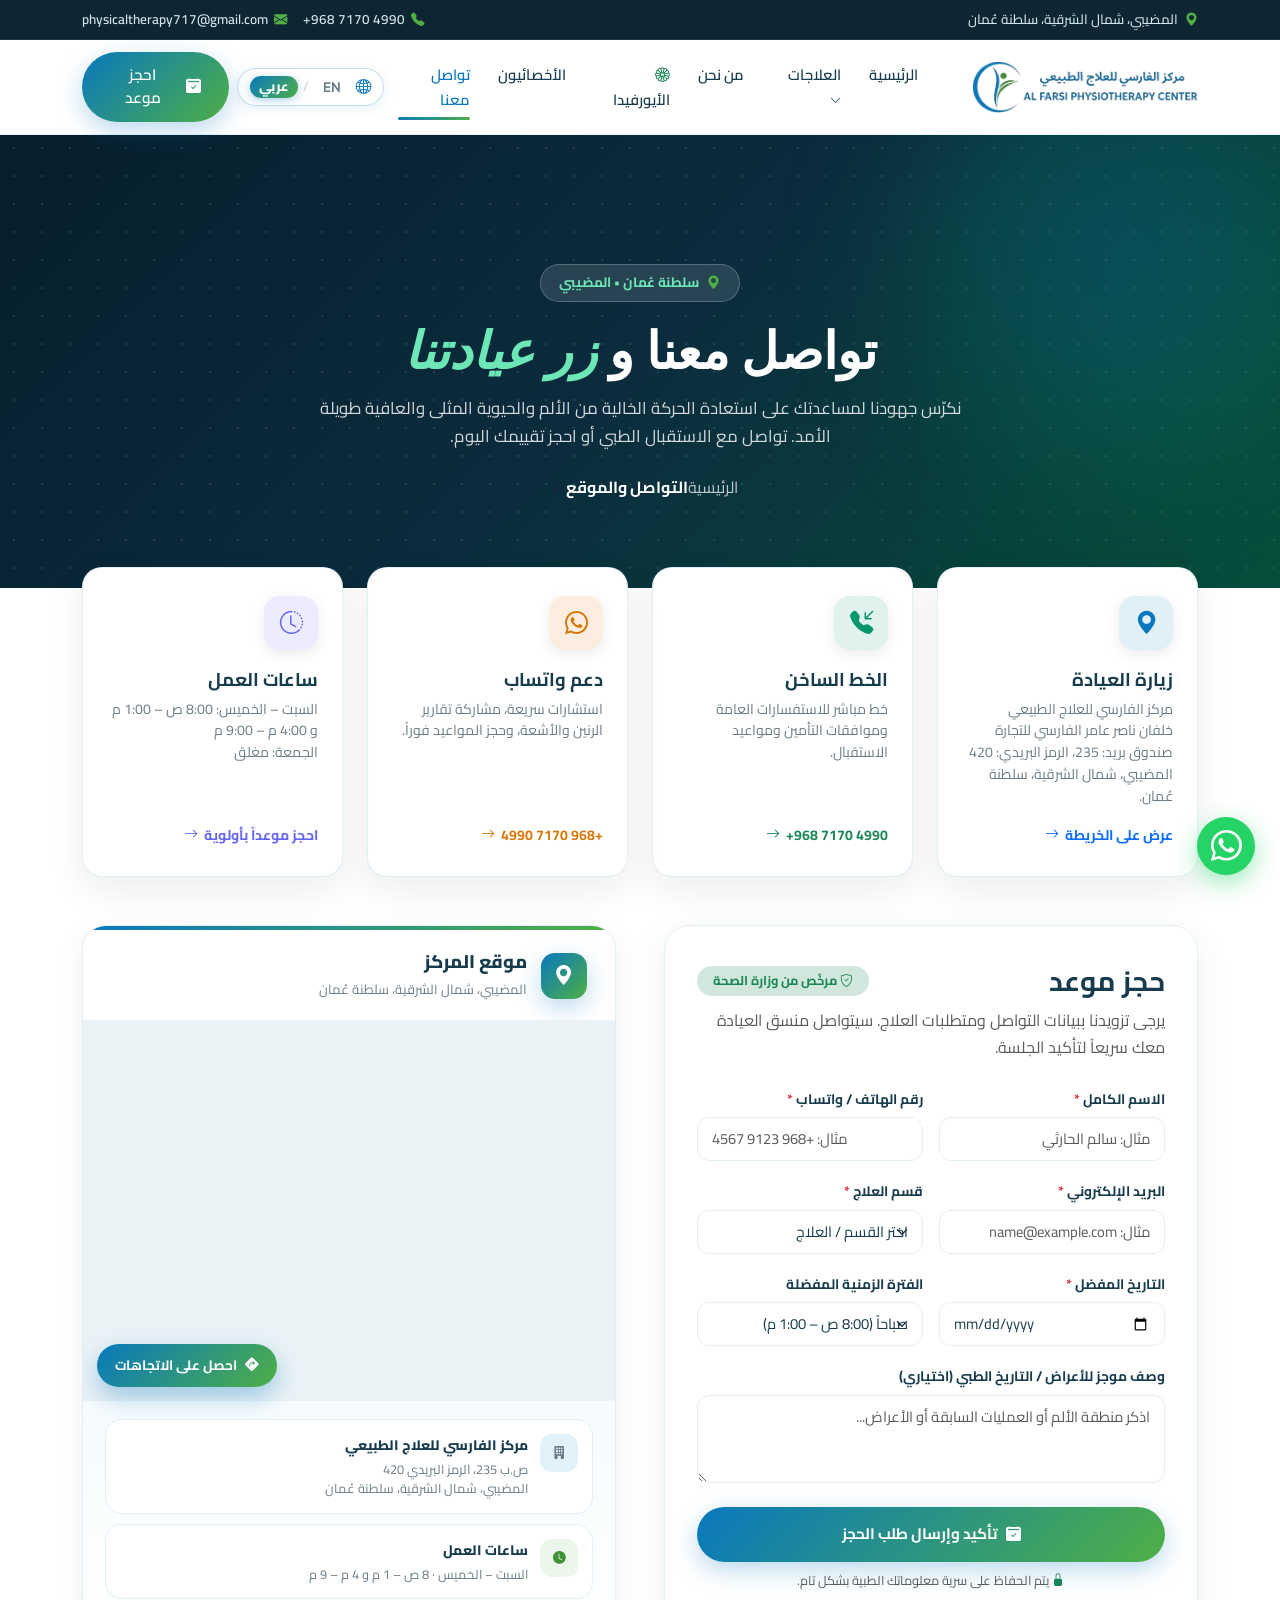
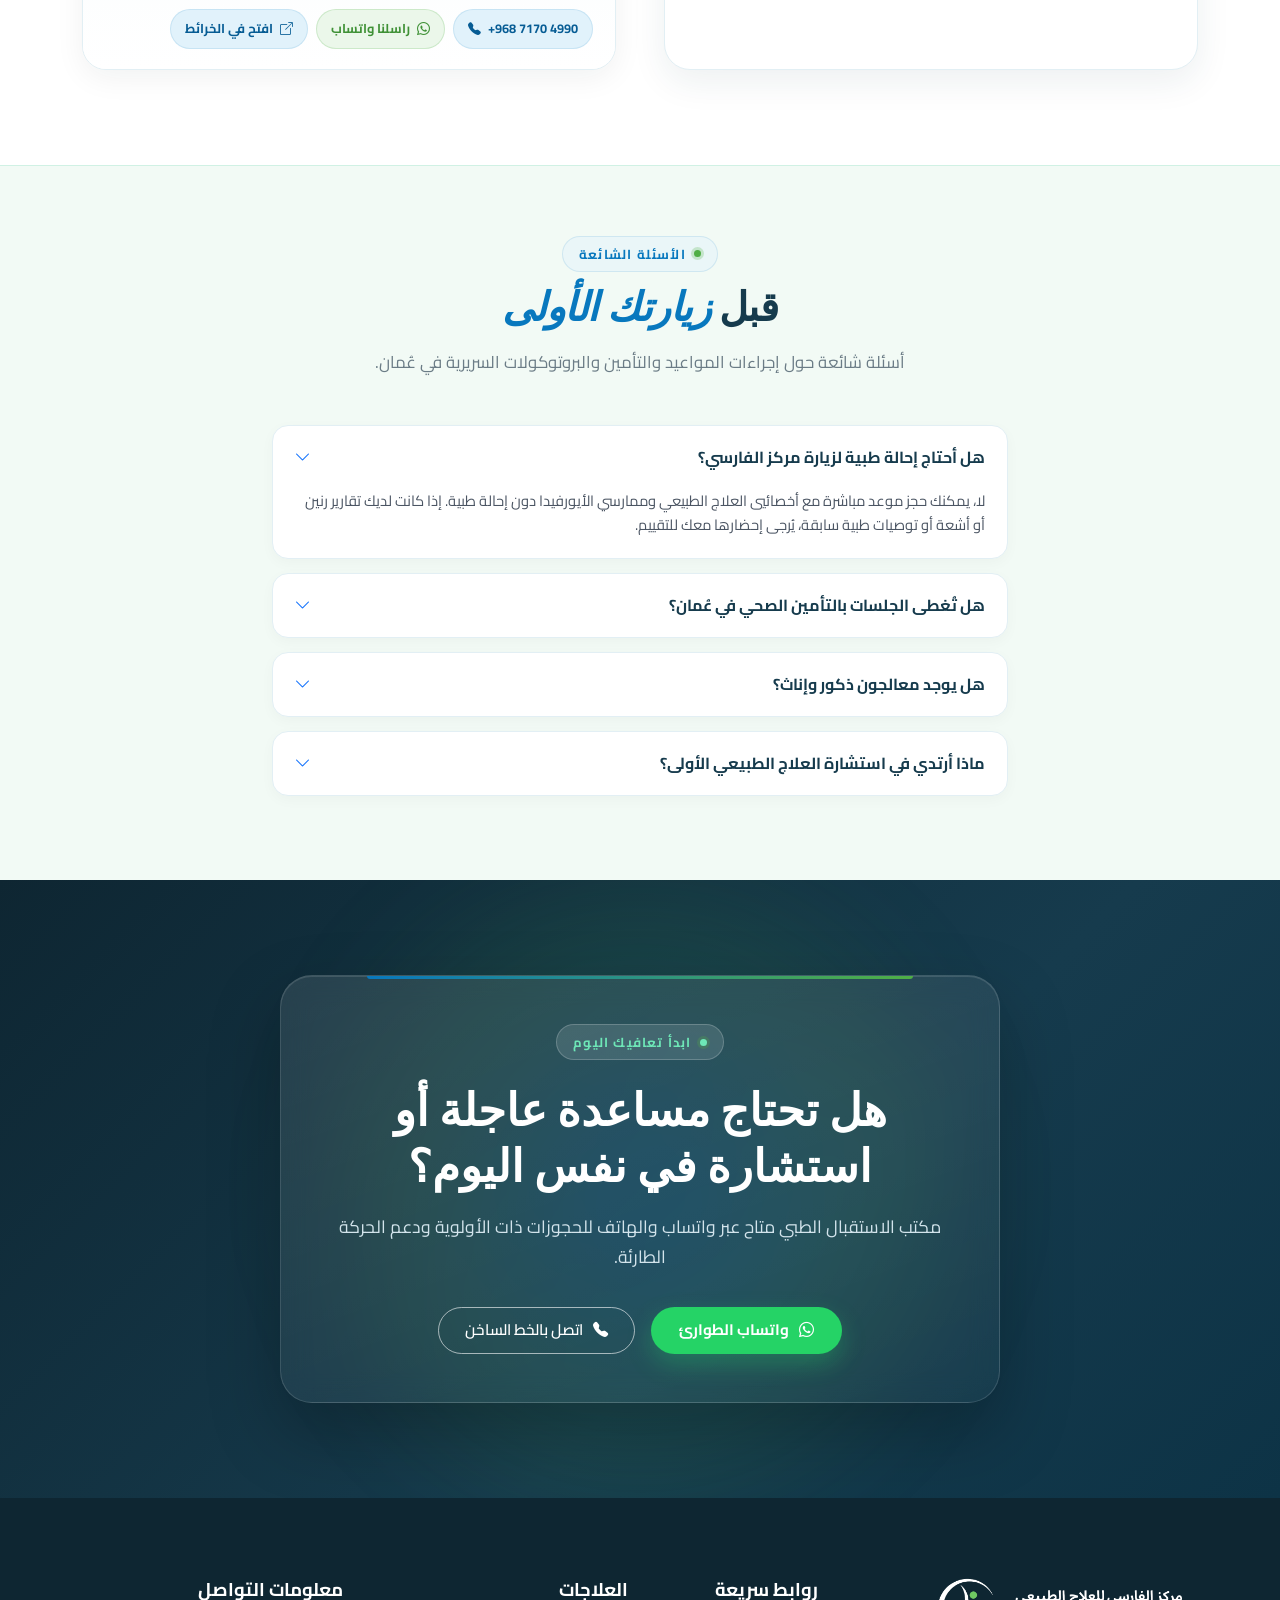
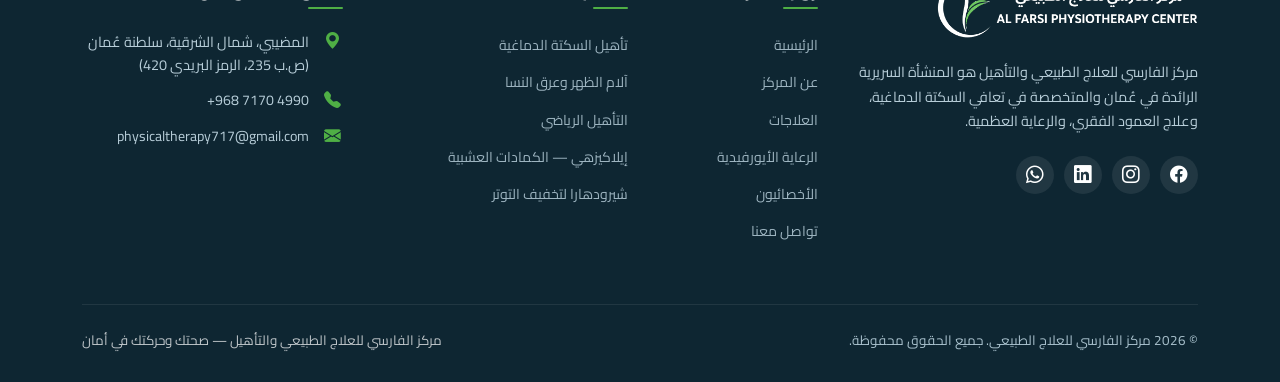
<file: contact.html>
<!DOCTYPE html>
<html lang="ar" dir="rtl">

<head>
  <meta charset="UTF-8">
  <meta name="viewport" content="width=device-width, initial-scale=1.0">
  <!-- Arabic by default: set direction before the page paints (avoids an English/LTR flash) -->
  <script>
    (function () {
      var lang = 'ar';
      try { var s = localStorage.getItem('alfarsi_lang'); if (s === 'en' || s === 'ar') lang = s; } catch (e) {}
      var h = document.documentElement;
      h.setAttribute('lang', lang);
      h.setAttribute('dir', lang === 'ar' ? 'rtl' : 'ltr');
      if (lang === 'ar') h.classList.add('lang-ar');
    })();
  </script>
  <title>Contact Us &amp; Location | Al Farsi Physiotherapy &amp; Rehabilitation Center, Al Mudhaibi</title>
  <meta name="description"
    content="Contact Al Farsi Physiotherapy & Rehabilitation Center in Al Mudhaibi, North Al-Sharqiyah, Oman. Schedule appointments, view interactive map, helpline numbers, and WhatsApp consultation.">
  <meta name="keywords"
    content="Contact Al Farsi, Al Farsi Physiotherapy location, Al Mudhaibi physiotherapy center, North Al-Sharqiyah clinic, book physiotherapy Oman, rehabilitation contact">

  <!-- Favicon -->
  <link rel="icon" type="image/svg+xml" href="assets/images/logo.svg">

  <!-- Google Fonts -->
  <link rel="preconnect" href="https://fonts.googleapis.com">
  <link rel="preconnect" href="https://fonts.gstatic.com" crossorigin>
  <link
    href="https://fonts.googleapis.com/css2?family=Cairo:wght@400;500;600;700;800&family=Cormorant+Garamond:ital,wght@0,500;0,600;0,700;1,400;1,600;1,700&family=Manrope:wght@400;500;600;700;800&family=Playfair+Display:ital,wght@0,500;0,600;0,700;1,400;1,600;1,700&family=Plus+Jakarta+Sans:wght@300;400;500;600;700;800&family=Tajawal:wght@400;500;700&display=swap"
    rel="stylesheet">

  <!-- Bootstrap 5.3.3 CSS -->
  <link href="https://cdn.jsdelivr.net/npm/bootstrap@5.3.3/dist/css/bootstrap.min.css" rel="stylesheet">

  <!-- Bootstrap Icons 1.11.3 -->
  <link rel="stylesheet" href="https://cdn.jsdelivr.net/npm/bootstrap-icons@1.11.3/font/bootstrap-icons.min.css">

  <!-- Custom CSS -->
  <link rel="stylesheet" href="style.css">

  <style>
    /* ============================================================
       CONTACT PAGE SPECIFIC PREMIUM STYLES
       ============================================================ */
    .contact-hero-section {
      position: relative;
      background: linear-gradient(135deg, #071E2B 0%, #0B2C3D 50%, #064E3B 100%);
      color: #FFFFFF;
      padding: 130px 0 70px;
      overflow: hidden;
    }

    .contact-hero-glow {
      position: absolute;
      top: -120px;
      right: -100px;
      width: 500px;
      height: 500px;
      background: radial-gradient(circle, rgba(8, 120, 190, 0.3) 0%, rgba(5, 150, 105, 0.2) 50%, transparent 75%);
      border-radius: 50%;
      filter: blur(60px);
      pointer-events: none;
    }

    .contact-hero-particles {
      position: absolute;
      inset: 0;
      background-image: radial-gradient(rgba(255, 255, 255, 0.1) 1px, transparent 1px);
      background-size: 28px 28px;
      pointer-events: none;
    }

    .contact-hero-badge {
      display: inline-flex;
      align-items: center;
      gap: 8px;
      background: rgba(255, 255, 255, 0.12);
      backdrop-filter: blur(10px);
      border: 1px solid rgba(255, 255, 255, 0.22);
      color: #6EE7B7;
      padding: 6px 18px;
      border-radius: 50px;
      font-size: 0.85rem;
      font-weight: 700;
      margin-bottom: 16px;
    }

    .contact-hero-title {
      font-family: 'Playfair Display', Georgia, serif;
      font-size: clamp(2.2rem, 4vw, 3.4rem);
      font-weight: 800;
      line-height: 1.2;
      margin-bottom: 16px;
      color: #FFFFFF;
    }

    .contact-hero-sub {
      font-size: 1.05rem;
      color: rgba(255, 255, 255, 0.82);
      max-width: 680px;
      margin: 0 auto 24px;
      line-height: 1.65;
    }

    .contact-card-grid {
      margin-top: -45px;
      position: relative;
      z-index: 10;
    }

    .c-channel-card {
      background: #FFFFFF;
      border-radius: 20px;
      padding: 28px 24px;
      box-shadow: 0 12px 36px rgba(11, 28, 38, 0.08);
      border: 1px solid rgba(8, 120, 190, 0.12);
      height: 100%;
      display: flex;
      flex-direction: column;
      transition: all 0.35s cubic-bezier(0.16, 1, 0.3, 1);
    }

    .c-channel-card:hover {
      transform: translateY(-8px);
      border-color: var(--primary-blue);
      box-shadow: 0 20px 45px rgba(8, 120, 190, 0.15);
    }

    .c-channel-icon {
      width: 54px;
      height: 54px;
      border-radius: 16px;
      display: flex;
      align-items: center;
      justify-content: center;
      font-size: 1.45rem;
      margin-bottom: 18px;
      box-shadow: 0 4px 14px rgba(0, 0, 0, 0.08);
    }

    .icon-blue { background: rgba(8, 120, 190, 0.12); color: #0878BE; }
    .icon-green { background: rgba(5, 150, 105, 0.12); color: #059669; }
    .icon-gold { background: rgba(217, 119, 6, 0.12); color: #D97706; }
    .icon-purple { background: rgba(99, 102, 241, 0.12); color: #6366F1; }

    .c-channel-title {
      font-size: 1.15rem;
      font-weight: 700;
      color: var(--dark-navy);
      margin-bottom: 8px;
    }

    .c-channel-desc {
      font-size: 0.88rem;
      color: #6B7C86;
      line-height: 1.55;
      margin-bottom: 16px;
      flex-grow: 1;
    }

    .c-channel-link {
      font-size: 0.88rem;
      font-weight: 700;
      display: inline-flex;
      align-items: center;
      gap: 6px;
      text-decoration: none;
      transition: all 0.25s ease;
    }

    .c-channel-link:hover {
      gap: 10px;
    }

    /* Map Card */
    .map-container-card {
      background: #FFFFFF;
      border-radius: 24px;
      overflow: hidden;
      border: 1px solid #E2EFF4;
      box-shadow: 0 8px 30px rgba(11, 28, 38, 0.06);
      height: 100%;
      display: flex;
      flex-direction: column;
    }

    .map-header {
      padding: 24px 28px 18px;
      border-bottom: 1px solid #F0F6F9;
    }

    .map-frame-wrapper {
      position: relative;
      width: 100%;
      height: 380px;
      background: #EAF2F6;
    }

    .map-frame-wrapper iframe {
      width: 100%;
      height: 100%;
      border: 0;
    }

    /* FAQ Section */
    .contact-faq-section {
      background: #F2FAF5;
      border-top: 1px solid rgba(16, 185, 129, 0.15);
      padding: 70px 0;
    }

    .c-faq-item {
      background: #FFFFFF;
      border-radius: 16px;
      border: 1px solid #E2EFF4;
      margin-bottom: 14px;
      overflow: hidden;
      box-shadow: 0 4px 14px rgba(0, 0, 0, 0.03);
    }

    .c-faq-btn {
      width: 100%;
      text-align: left;
      padding: 18px 22px;
      font-weight: 700;
      font-size: 1rem;
      color: var(--dark-navy);
      background: transparent;
      border: none;
      display: flex;
      align-items: center;
      justify-content: space-between;
    }

    .c-faq-btn:focus {
      outline: none;
    }

    .c-faq-body {
      padding: 0 22px 20px;
      font-size: 0.92rem;
      color: #4B5563;
      line-height: 1.65;
    }

    @media (max-width: 768px) {
      .contact-card-grid {
        margin-top: 20px;
      }
    }
  </style>
</head>

<body>

  <!-- ==========================================================================
       0. TOP NOTIFICATION & CONTACT BAR
       ========================================================================== -->
  <div class="top-header-bar d-none d-lg-block">
    <div class="container">
      <div class="d-flex justify-content-between align-items-center py-2">
        <div class="top-bar-left d-flex align-items-center gap-4">
          <div class="top-bar-item">
            <i class="bi bi-geo-alt-fill text-accent-green"></i>
            <span data-i18n="top.location">Al Mudhaibi, North Al-Sharqiyah, Sultanate of Oman</span>
          </div>
        </div>

        <div class="top-bar-right d-flex align-items-center gap-3">
          <a href="tel:+96871704990" class="top-bar-link">
            <i class="bi bi-telephone-fill text-accent-green"></i>
            <span>+968 7170 4990</span>
          </a>
          <a href="mailto:physicaltherapy717@gmail.com" class="top-bar-link">
            <i class="bi bi-envelope-fill text-accent-green"></i>
            <span>physicaltherapy717@gmail.com</span>
          </a>
        </div>
      </div>
    </div>
  </div>

  <!-- ==========================================================================
       1. HEADER / NAVIGATION
       ========================================================================== -->
  <header>
    <nav class="navbar navbar-expand-lg site-navbar" id="mainNav">
      <div class="container">
        <!-- Brand Logo -->
        <a class="navbar-brand" href="index.html" title="Al Farsi Physiotherapy Center">
          <img src="assets/images/logo-main.png" alt="Al Farsi Physiotherapy Center" class="brand-logo-img" width="984" height="226">
        </a>

        <!-- Mobile Toggler -->
        <button class="navbar-toggler" type="button" data-bs-toggle="collapse" data-bs-target="#navbarContent"
          aria-controls="navbarContent" aria-expanded="false" aria-label="Toggle navigation">
          <i class="bi bi-list fs-2"></i>
        </button>

        <!-- Navbar Links -->
        <div class="collapse navbar-collapse" id="navbarContent">
          <ul class="navbar-nav mx-auto mb-2 mb-lg-0">
            <li class="nav-item">
              <a class="nav-link" href="index.html" data-i18n="nav.home">Home</a>
            </li>
            <!-- Treatments (link + hover dropdown) -->
            <li class="nav-item dropdown nav-hover-dropdown">
              <a class="nav-link" href="treatments.html" id="treatmentsDropdown">
                <span data-i18n="nav.treatments">Treatments</span> <i class="bi bi-chevron-down nav-caret"></i>
              </a>
              <ul class="dropdown-menu custom-dropdown-menu" aria-labelledby="treatmentsDropdown">
                <li><a class="dropdown-item" href="treatment.html?id=stroke"><i class="bi bi-heart-pulse-fill text-primary"></i> <span data-i18n="nav.dd.stroke">Stroke &amp; Neurological Rehab</span></a></li>
                <li><a class="dropdown-item" href="treatment.html?id=backpain"><i class="bi bi-person-arms-up text-primary"></i> <span data-i18n="nav.dd.backpain">Back Pain &amp; Sciatica</span></a></li>
                <li><a class="dropdown-item" href="treatment.html?id=sports"><i class="bi bi-trophy-fill text-primary"></i> <span data-i18n="nav.dd.sports">Sports Injury Rehab</span></a></li>
                <li><a class="dropdown-item" href="treatment.html?id=postop"><i class="bi bi-bandaid-fill text-primary"></i> <span data-i18n="nav.dd.postop">Post-Surgical Recovery</span></a></li>
                <li><a class="dropdown-item" href="ayurveda.html"><i class="bi bi-flower1 text-success"></i> <span data-i18n="nav.dd.ayurveda">Ayurvedic &amp; Panchakarma</span></a></li>
                <li><hr class="dropdown-divider"></li>
                <li><a class="dropdown-item text-primary fw-bold" href="treatments.html"><span data-i18n="nav.dd.explore">Explore All Treatments</span> <i class="bi bi-arrow-right"></i></a></li>
              </ul>
            </li>
            <li class="nav-item">
              <a class="nav-link" href="index.html#about" data-i18n="nav.about">About Us</a>
            </li>
            <li class="nav-item">
              <a class="nav-link" href="ayurveda.html"><i class="bi bi-flower1 text-success me-1"></i><span data-i18n="nav.ayurveda">Ayurveda</span></a>
            </li>
            <li class="nav-item">
              <a class="nav-link" href="index.html#doctors" data-i18n="nav.specialists">Specialists</a>
            </li>
            <li class="nav-item">
              <a class="nav-link active" href="contact.html" data-i18n="nav.contact">Contact</a>
            </li>
          </ul>

          <!-- Header CTA -->
          <div class="d-flex align-items-center gap-2">
            <!-- Language Switcher Button (Left of Book Appointment) -->
            <button type="button" class="lang-switch-btn" id="langSwitchBtn" onclick="toggleSiteLanguage()" title="Switch Language / تغيير اللغة" aria-label="Language Switcher">
              <div class="lang-switch-inner">
                <i class="bi bi-globe2 lang-icon"></i>
                <span class="lang-pill active" id="langEnPill">EN</span>
                <span class="lang-sep">/</span>
                <span class="lang-pill lang-ar-pill" id="langArPill">عربي</span>
              </div>
            </button>

            <a href="#booking-form" class="btn btn-primary-custom nav-cta-btn">
              <i class="bi bi-calendar2-check-fill"></i>
              <span data-i18n="nav.book">Book Appointment</span>
            </a>
          </div>
        </div>
      </div>
    </nav>
  </header>

  <main>
    <!-- ==========================================================================
         2. CONTACT HERO BANNER
         ========================================================================== -->
    <section class="contact-hero-section text-center">
      <div class="contact-hero-glow"></div>
      <div class="contact-hero-particles"></div>

      <div class="container position-relative">
        <div class="contact-hero-badge">
          <i class="bi bi-geo-alt-fill text-accent-green"></i>
          <span data-i18n="contact.hero.badge">SULTANATE OF OMAN • MUSCAT CENTER</span>
        </div>

        <h1 class="contact-hero-title font-serif">
          <span data-i18n="contact.hero.title">Get in Touch &amp;</span> <span style="font-style: italic; color: #6EE7B7;" data-i18n="contact.hero.titleAccent">Visit Our Clinic</span>
        </h1>

        <p class="contact-hero-sub" data-i18n="contact.hero.sub">
          We are dedicated to helping you reclaim pain-free movement, optimal vitality, and long-term wellbeing. Contact our clinical reception or schedule your assessment today.
        </p>

        <nav aria-label="breadcrumb">
          <ol class="breadcrumb justify-content-center" style="background: transparent;">
            <li class="breadcrumb-item"><a href="index.html" class="text-light text-decoration-none opacity-75" data-i18n="contact.crumb.home">Home</a></li>
            <li class="breadcrumb-item active text-white fw-bold" aria-current="page" data-i18n="contact.crumb.current">Contact &amp; Location</li>
          </ol>
        </nav>
      </div>
    </section>

    <!-- ==========================================================================
         3. 4 QUICK CONTACT CARDS
         ========================================================================== -->
    <section class="container contact-card-grid mb-5">
      <div class="row g-4">
        <!-- Card 1: Location -->
        <div class="col-lg-3 col-md-6">
          <div class="c-channel-card">
            <div class="c-channel-icon icon-blue">
              <i class="bi bi-geo-alt-fill"></i>
            </div>
            <h3 class="c-channel-title" data-i18n="contact.card.visit">Visit Clinic</h3>
            <p class="c-channel-desc" data-i18n-html="contact.card.visitDesc">
              AL FARSI PHYSIOTHERAPY CENTRE<br>KHALFAN NASSER AMUR AL FARSI TRAD<br>P.O. Box: 235, PC: 420, Al Mudhaibi, North Al-Sharqiyah, Sultanate of Oman
            </p>
            <a href="https://maps.google.com/?q=Al+Mudhaibi+Oman" target="_blank" rel="noopener noreferrer" class="c-channel-link text-primary">
              <span data-i18n="contact.card.map">View On Map</span>
              <i class="bi bi-arrow-right"></i>
            </a>
          </div>
        </div>

        <!-- Card 2: Phone -->
        <div class="col-lg-3 col-md-6">
          <div class="c-channel-card">
            <div class="c-channel-icon icon-green">
              <i class="bi bi-telephone-inbound-fill"></i>
            </div>
            <h3 class="c-channel-title" data-i18n="contact.card.phone">Phone Helpline</h3>
            <p class="c-channel-desc" data-i18n="contact.card.phoneDesc">
              Direct line for general inquiries, insurance approvals, and desk appointments.
            </p>
            <a href="tel:+96871704990" class="c-channel-link text-success">
              <span>+968 7170 4990</span>
              <i class="bi bi-arrow-right"></i>
            </a>
          </div>
        </div>

        <!-- Card 3: WhatsApp -->
        <div class="col-lg-3 col-md-6">
          <div class="c-channel-card">
            <div class="c-channel-icon icon-gold">
              <i class="bi bi-whatsapp"></i>
            </div>
            <h3 class="c-channel-title" data-i18n="contact.card.wa">WhatsApp Support</h3>
            <p class="c-channel-desc" data-i18n="contact.card.waDesc">
              Quick consultations, MRI/X-Ray report sharing, and instant appointment booking.
            </p>
            <a href="https://wa.me/96871704990?text=Hello%20Al%20Farsi%20Center%2C%20I%20would%20like%20to%20inquire%20about%20a%20consultation." target="_blank" class="c-channel-link" style="color: #D97706;">
              <span>+968 7170 4990</span>
              <i class="bi bi-arrow-right"></i>
            </a>
          </div>
        </div>

        <!-- Card 4: Hours -->
        <div class="col-lg-3 col-md-6">
          <div class="c-channel-card">
            <div class="c-channel-icon icon-purple">
              <i class="bi bi-clock-history"></i>
            </div>
            <h3 class="c-channel-title" data-i18n="contact.card.hours">Working Hours</h3>
            <p class="c-channel-desc" data-i18n-html="contact.card.hoursDesc">
              Sat – Thu: 8:00 AM – 1:00 PM &amp; 4:00 PM – 9:00 PM<br>
              Friday: Closed
            </p>
            <a href="#booking-form" class="c-channel-link" style="color: #6366F1;">
              <span data-i18n="contact.card.bookSlot">Book Priority Slot</span>
              <i class="bi bi-arrow-right"></i>
            </a>
          </div>
        </div>
      </div>
    </section>

    <!-- ==========================================================================
         4. MAIN INTERACTIVE FORM & GOOGLE MAP SECTION
         ========================================================================== -->
    <section class="section-padding pt-0" id="booking-form">
      <div class="container">
        <div class="row g-5 align-items-stretch">
          
          <!-- Left Column: Comprehensive Appointment & Inquiry Form -->
          <div class="col-lg-6">
            <div class="appointment-form-card h-100">
              <div class="d-flex justify-content-between align-items-center mb-2">
                <h2 style="font-size: 1.75rem; font-weight: 700; color: var(--dark-navy); margin-bottom: 0;" data-i18n="contact.form.title">
                  Schedule an Appointment
                </h2>
                <span class="badge bg-success-subtle text-success px-3 py-2 rounded-pill fw-bold fs-8">
                  <i class="bi bi-shield-check"></i> <span data-i18n="contact.moh">MOH Licensed</span>
                </span>
              </div>
              <p class="text-muted mb-4" data-i18n="contact.form.sub">
                Please provide your contact information and treatment requirements. Our clinical coordinator will respond promptly to confirm your session.
              </p>

              <!-- Success Alert Container -->
              <div id="contactFormAlert" class="form-feedback-alert" style="display:none;"></div>

              <form id="contactPageForm" novalidate>
                <div class="row g-3">
                  <!-- Full Name -->
                  <div class="col-md-6">
                    <label for="cFullName" class="form-label"><span data-i18n="contact.form.name">Full Name</span> <span class="text-danger">*</span></label>
                    <input type="text" class="form-control" id="cFullName" placeholder="e.g. Salim Al-Harthy" data-i18n-placeholder="contact.form.ph.name" required>
                    <div class="invalid-feedback">Please enter your name.</div>
                  </div>

                  <!-- Phone / WhatsApp -->
                  <div class="col-md-6">
                    <label for="cPhoneNumber" class="form-label"><span data-i18n="contact.form.phone">Phone / WhatsApp Number</span> <span class="text-danger">*</span></label>
                    <input type="tel" class="form-control" id="cPhoneNumber" placeholder="e.g. +968 9123 4567" data-i18n-placeholder="contact.form.ph.phone" required>
                    <div class="invalid-feedback">Please enter a valid phone number.</div>
                  </div>

                  <!-- Email Address -->
                  <div class="col-md-6">
                    <label for="cEmail" class="form-label"><span data-i18n="contact.form.email">Email Address</span> <span class="text-danger">*</span></label>
                    <input type="email" class="form-control" id="cEmail" placeholder="e.g. name@example.com" data-i18n-placeholder="contact.form.ph.email" required>
                    <div class="invalid-feedback">Please provide your email address.</div>
                  </div>

                  <!-- Treatment Service Needed -->
                  <div class="col-md-6">
                    <label for="cServiceSelect" class="form-label"><span data-i18n="contact.form.dept">Treatment Department</span> <span class="text-danger">*</span></label>
                    <select class="form-select" id="cServiceSelect" required>
                      <option value="" selected disabled data-i18n="contact.form.select">Select Department / Therapy</option>
                      <optgroup label="Neurological &amp; Stroke" data-i18n-label="svc.g.neuro">
                        <option value="Stroke Treatment" data-i18n="svc.stroke">Stroke Rehabilitation</option>
                        <option value="Pediatric Rehabilitation" data-i18n="svc.cp">Pediatric Rehabilitation</option>
                        <option value="Parkinson's Disease" data-i18n="svc.parkinson">Parkinson's Support</option>
                      </optgroup>
                      <optgroup label="Spine &amp; Chronic Pain" data-i18n-label="svc.g.spine">
                        <option value="Back Pain Treatment" data-i18n="svc.backpain">Back Pain &amp; Sciatica Treatment</option>
                        <option value="Cervical Spondylosis" data-i18n="svc.cervical">Cervical Spondylosis &amp; Neck Care</option>
                        <option value="Postural Realignment" data-i18n="svc.decomp">Spine Decompression</option>
                      </optgroup>
                      <optgroup label="Orthopedic &amp; Sports" data-i18n-label="svc.g.ortho">
                        <option value="Orthopedic Physiotherapy" data-i18n="svc.ortho">Orthopedic Physiotherapy</option>
                        <option value="Sports Injury Rehabilitation" data-i18n="svc.sports">Sports Injury Recovery</option>
                        <option value="Post-Surgical Rehabilitation" data-i18n="svc.postop">Post-Surgical Joint Rehab</option>
                      </optgroup>
                      <optgroup label="Ayurveda &amp; Holistic Care" data-i18n-label="svc.g.ayur">
                        <option value="Elakizhi Poultice" data-i18n="svc.elakizhi">Elakizhi &amp; Podikizhi (Herbal Poultice)</option>
                        <option value="Shirodhara Stream" data-i18n="svc.shirodhara">Shirodhara &amp; Nasyam (Neurological)</option>
                        <option value="Kati Janu Basti" data-i18n="svc.basti">Kati &amp; Janu Basti (Spine &amp; Knee)</option>
                        <option value="Abhyanga Detox" data-i18n="svc.abhyanga">Abhyanga &amp; Panchakarma Detox</option>
                      </optgroup>
                    </select>
                    <div class="invalid-feedback" data-i18n="svc.invalid">Please choose a department.</div>
                  </div>

                  <!-- Preferred Date -->
                  <div class="col-md-6">
                    <label for="cPreferredDate" class="form-label"><span data-i18n="contact.form.date">Preferred Date</span> <span class="text-danger">*</span></label>
                    <input type="date" class="form-control" id="cPreferredDate" required>
                    <div class="invalid-feedback">Please select a date.</div>
                  </div>

                  <!-- Preferred Time Slot -->
                  <div class="col-md-6">
                    <label for="cTimeSlotSelect" class="form-label" data-i18n="contact.form.time">Preferred Time Window</label>
                    <select class="form-select" id="cTimeSlotSelect">
                      <option value="Morning (8:00 AM - 1:00 PM)" data-i18n="contact.form.morning">Morning (8:00 AM – 1:00 PM)</option>
                      <option value="Evening (4:00 PM - 9:00 PM)" data-i18n="contact.form.evening">Evening (4:00 PM – 9:00 PM)</option>
                    </select>
                  </div>

                  <!-- Message / Symptoms Description -->
                  <div class="col-12">
                    <label for="cMessage" class="form-label" data-i18n="contact.form.message">Brief Description of Symptoms / Medical History (Optional)</label>
                    <textarea class="form-control" id="cMessage" rows="3"
                      placeholder="Mention your pain area, previous surgeries, or symptoms..." data-i18n-placeholder="contact.form.ph.message"></textarea>
                  </div>

                  <!-- Submit Button -->
                  <div class="col-12 pt-2">
                    <button type="submit" class="btn btn-primary-custom w-100 py-3 d-flex align-items-center justify-content-center gap-2 form-submit-btn" id="cSubmitBtn">
                      <i class="bi bi-calendar2-check-fill"></i>
                      <span class="fw-bold" data-i18n="contact.form.submit">Confirm &amp; Send Booking Request</span>
                    </button>
                    <div class="text-center mt-2 text-muted fs-8 form-privacy-note">
                      <i class="bi bi-lock-fill text-success"></i> <span data-i18n="contact.form.privacy">Your medical information is kept strictly confidential.</span>
                    </div>
                  </div>
                </div>
              </form>
            </div>
          </div>

          <!-- Right Column: Interactive Map & Clinic Directions -->
          <div class="col-lg-6" id="clinic-map">
            <div class="map-container-card">
              <div class="map-header">
                <div class="map-title-row">
                  <span class="map-pin-badge"><i class="bi bi-geo-alt-fill"></i></span>
                  <div class="min-w-0">
                    <h3 class="map-title" data-i18n="contact.map.title">Clinic Location</h3>
                    <span class="map-subtitle" data-i18n="contact.map.area">Al Mudhaibi, North Al-Sharqiyah, Sultanate of Oman</span>
                  </div>
                </div>
              </div>

              <!-- Embedded Google Map: Al Mudhaibi -->
              <div class="map-frame-wrapper">
                <iframe
                  title="Al Farsi Physiotherapy Center location, Al Mudhaibi, Oman"
                  src="https://maps.google.com/maps?q=Al+Farsi+Physiotherapy+Centre,+Al+Mudhaibi,+Oman&amp;z=13&amp;output=embed"
                  loading="lazy"
                  referrerpolicy="no-referrer-when-downgrade">
                </iframe>
                <a class="map-directions-btn" href="https://www.google.com/maps/dir/?api=1&amp;destination=Al+Farsi+Physiotherapy+Centre,+Al+Mudhaibi,+Oman" target="_blank" rel="noopener noreferrer">
                  <i class="bi bi-sign-turn-right-fill"></i> <span data-i18n="contact.map.directions">Get Directions</span>
                </a>
              </div>

              <!-- Address & visit details -->
              <div class="map-info">
                <div class="map-info-item map-info-address">
                  <span class="map-info-icon"><i class="bi bi-building-fill"></i></span>
                  <div>
                    <strong data-i18n="contact.map.name">AL FARSI PHYSIOTHERAPY CENTRE</strong>
                    <span data-i18n-html="contact.map.address">P.O. Box 235, Postal Code 420<br>Al Mudhaibi, North Al-Sharqiyah, Oman</span>
                  </div>
                </div>
                <div class="map-info-item">
                  <span class="map-info-icon green"><i class="bi bi-clock-fill"></i></span>
                  <div>
                    <strong data-i18n="contact.map.hours">Opening Hours</strong>
                    <span data-i18n="cta.hours">Sat – Thu · 8 AM – 1 PM &amp; 4 PM – 9 PM</span>
                  </div>
                </div>
                <div class="map-info-actions">
                  <a href="tel:+96871704990" class="map-chip"><i class="bi bi-telephone-fill"></i> +968 7170 4990</a>
                  <a href="https://wa.me/96871704990" target="_blank" rel="noopener noreferrer" class="map-chip wa"><i class="bi bi-whatsapp"></i> <span data-i18n="cta.wa">WhatsApp Us</span></a>
                  <a href="https://maps.google.com/?q=Al+Farsi+Physiotherapy+Centre,+Al+Mudhaibi,+Oman" target="_blank" rel="noopener noreferrer" class="map-chip"><i class="bi bi-box-arrow-up-right"></i> <span data-i18n="contact.map.open">Open in Maps</span></a>
                </div>
              </div>
            </div>
          </div>

        </div>
      </div>
    </section>

    <!-- ==========================================================================
         5. FREQUENTLY ASKED QUESTIONS (QUICK INQUIRIES)
         ========================================================================== -->
    <section class="contact-faq-section">
      <div class="container">
        <div class="text-center mb-5">
          <div class="badge-eyebrow mb-2">
            <span class="dot"></span>
            <span data-i18n="contact.faq.badge">FREQUENT QUESTIONS</span>
          </div>
          <h2 class="section-title font-serif">
            <span data-i18n="contact.faq.title">Before Your</span> <span class="italic-accent" data-i18n="contact.faq.titleAccent">First Visit</span>
          </h2>
          <p class="section-subtitle" data-i18n="contact.faq.sub">
            Common questions regarding our appointment procedures, insurance coverage, and clinical protocols in Oman.
          </p>
        </div>

        <div class="row justify-content-center">
          <div class="col-lg-8">
            <div class="c-faq-item">
              <button class="c-faq-btn" type="button" data-bs-toggle="collapse" data-bs-target="#faq1">
                <span data-i18n="contact.faq.q1">Do I need a doctor's referral to visit Al Farsi?</span>
                <i class="bi bi-chevron-down text-primary"></i>
              </button>
              <div id="faq1" class="collapse show">
                <div class="c-faq-body" data-i18n="contact.faq.a1">
                  No, you can directly book an appointment with our specialist physiotherapists and Ayurvedic practitioners without a medical referral. If you have prior MRI, X-Ray reports, or doctor recommendations, please bring them along for your assessment.
                </div>
              </div>
            </div>

            <div class="c-faq-item">
              <button class="c-faq-btn collapsed" type="button" data-bs-toggle="collapse" data-bs-target="#faq2">
                <span data-i18n="contact.faq.q2">Are sessions covered by health insurance in Oman?</span>
                <i class="bi bi-chevron-down text-primary"></i>
              </button>
              <div id="faq2" class="collapse">
                <div class="c-faq-body" data-i18n="contact.faq.a2">
                  Yes, we provide official medical invoices, diagnostic reports, and stamped documentation for reimbursement across major private insurance providers in Oman (e.g., Oman Insurance, NextCare, Bupa, MedNet). Contact our reception for verification.
                </div>
              </div>
            </div>

            <div class="c-faq-item">
              <button class="c-faq-btn collapsed" type="button" data-bs-toggle="collapse" data-bs-target="#faq3">
                <span data-i18n="contact.faq.q3">Are there dedicated male and female therapists?</span>
                <i class="bi bi-chevron-down text-primary"></i>
              </button>
              <div id="faq3" class="collapse">
                <div class="c-faq-body" data-i18n="contact.faq.a3">
                  Yes, in full accordance with GCC and Omani cultural values, we provide completely private suites with certified male therapists for gentlemen and certified female therapists for ladies.
                </div>
              </div>
            </div>

            <div class="c-faq-item">
              <button class="c-faq-btn collapsed" type="button" data-bs-toggle="collapse" data-bs-target="#faq4">
                <span data-i18n="contact.faq.q4">What should I wear to my initial physiotherapy consultation?</span>
                <i class="bi bi-chevron-down text-primary"></i>
              </button>
              <div id="faq4" class="collapse">
                <div class="c-faq-body" data-i18n="contact.faq.a4">
                  Please wear loose, comfortable athletic or casual clothing that allows easy physical movement and convenient access to the affected joint, spine, or muscle area.
                </div>
              </div>
            </div>
          </div>
        </div>
      </div>
    </section>

    <!-- ==========================================================================
         6. CALL TO ACTION STRIP
         ========================================================================== -->
    <section class="cta-section">
      <div class="cta-glow-circle"></div>
      <div class="container">
        <div class="cta-content-box">
          <div class="badge-eyebrow" style="background: rgba(255, 255, 255, 0.12); color: #6EE7B7; border-color: rgba(255, 255, 255, 0.2);">
            <span class="dot" style="background-color: #6EE7B7;"></span>
            <span data-i18n="cta.contact.badge">START YOUR RECOVERY TODAY</span>
          </div>

          <h2 class="cta-heading font-serif" data-i18n="cta.contact.heading">
            Need Urgent Assistance or Same-Day Consultation?
          </h2>

          <p class="cta-text" data-i18n="cta.contact.text">
            Our medical reception desk is active on WhatsApp and phone for priority bookings and emergency mobility support.
          </p>

          <div class="cta-buttons btn-pair">
            <a href="https://wa.me/96871704990?text=Hello%20Al%20Farsi%20Center%2C%20I%20need%20urgent%20consultation." target="_blank" class="btn btn-secondary-custom">
              <i class="bi bi-whatsapp"></i>
              <span data-i18n="cta.whatsapp">WhatsApp Helpline</span>
            </a>
            <a href="tel:+96871704990" class="btn btn-outline-custom" style="color: #FFFFFF !important; border-color: rgba(255,255,255,0.6);">
              <i class="bi bi-telephone-fill"></i>
              <span data-i18n="cta.call">Call Helpline</span>
            </a>
          </div>
        </div>
      </div>
    </section>
  </main>

  <!-- ==========================================================================
       7. SITE FOOTER
       ========================================================================== -->
  <footer class="site-footer">
    <div class="container">
      <div class="row g-4 mb-5">
        <div class="col-lg-4 col-md-6">
          <div class="footer-brand mb-3">
            <img src="assets/images/logo-white.png" alt="Al Farsi Physiotherapy Center" class="footer-logo-img" width="984" height="226">
            <p class="footer-desc" data-i18n="footer.desc">
              Al Farsi Physiotherapy &amp; Rehabilitation Center is Oman's premier clinical facility dedicated to neurological stroke recovery, spine decompression, and orthopedic care.
            </p>
          </div>
          <div class="footer-socials">
            <a href="#" class="social-btn" aria-label="Facebook"><i class="bi bi-facebook"></i></a>
            <a href="#" class="social-btn" aria-label="Instagram"><i class="bi bi-instagram"></i></a>
            <a href="#" class="social-btn" aria-label="LinkedIn"><i class="bi bi-linkedin"></i></a>
            <a href="https://wa.me/96871704990" class="social-btn" aria-label="WhatsApp"><i class="bi bi-whatsapp"></i></a>
          </div>
        </div>

        <div class="col-lg-2 col-md-6 col-6">
          <h4 class="footer-heading" data-i18n="footer.quickLinks">Quick Links</h4>
          <ul class="footer-links">
            <li><a href="index.html" data-i18n="nav.home">Home</a></li>
            <li><a href="index.html#about" data-i18n="footer.aboutCenter">About Center</a></li>
            <li><a href="treatments.html" data-i18n="nav.treatments">Treatments</a></li>
            <li><a href="ayurveda.html" data-i18n="footer.ayurvedicCare">Ayurvedic Care</a></li>
            <li><a href="index.html#doctors" data-i18n="nav.specialists">Specialists</a></li>
            <li><a href="contact.html" data-i18n="footer.contactUs">Contact Us</a></li>
          </ul>
        </div>

        <div class="col-lg-3 col-md-6 col-6">
          <h4 class="footer-heading" data-i18n="footer.treatments">Treatments</h4>
          <ul class="footer-links">
            <li><a href="treatment.html?id=stroke" data-i18n="footer.t.stroke">Stroke Rehabilitation</a></li>
            <li><a href="treatment.html?id=backpain" data-i18n="footer.t.backpain">Back Pain &amp; Sciatica</a></li>
            <li><a href="treatment.html?id=sports" data-i18n="footer.t.sports">Sports Rehabilitation</a></li>
            <li><a href="treatment.html?id=elakizhi" data-i18n="footer.t.elakizhi">Elakizhi Herbal Poultice</a></li>
            <li><a href="treatment.html?id=shirodhara" data-i18n="footer.t.shirodhara">Shirodhara Stress Relief</a></li>
          </ul>
        </div>

        <div class="col-lg-3 col-md-6">
          <h4 class="footer-heading" data-i18n="footer.contactInfo">Contact Info</h4>
          <ul class="footer-links footer-contact">
            <li class="footer-contact-item">
              <i class="bi bi-geo-alt-fill footer-contact-icon"></i>
              <span class="footer-contact-text" data-i18n="footer.address">Al Mudhaibi, North Al-Sharqiyah, Sultanate of Oman (P.O. Box 235, PC 420)</span>
            </li>
            <li class="footer-contact-item">
              <i class="bi bi-telephone-fill footer-contact-icon"></i>
              <a href="tel:+96871704990" class="footer-contact-link">+968 7170 4990</a>
            </li>
            <li class="footer-contact-item">
              <i class="bi bi-envelope-fill footer-contact-icon"></i>
              <a href="mailto:physicaltherapy717@gmail.com" class="footer-contact-link">physicaltherapy717@gmail.com</a>
            </li>
          </ul>
        </div>
      </div>

      <div class="footer-bottom text-center">
        <div class="row align-items-center">
          <div class="col-md-6 text-md-start mb-2 mb-md-0">
            <span data-i18n="footer.copyright">&copy; 2026 Al Farsi Physiotherapy Center. All Rights Reserved.</span>
          </div>
          <div class="col-md-6 text-md-end">
            <span class="arabic-text text-light opacity-75">مركز الفارسي للعلاج الطبيعي والتأهيل — صحتك وحركتك في أمان</span>
          </div>
        </div>
      </div>
    </div>
  </footer>

  <!-- Floating WhatsApp Direct Contact Button -->
  <a href="https://wa.me/96871704990?text=Hello%20Al%20Farsi%20Physiotherapy%20Center%2C%20I%20would%20like%20to%20inquire%20about%20an%20appointment."
    target="_blank" rel="noopener noreferrer" id="floatingWhatsappBtn" class="floating-whatsapp-btn"
    aria-label="Chat on WhatsApp" title="WhatsApp: +968 7170 4990">
    <i class="bi bi-whatsapp"></i>
    <span class="whatsapp-tooltip" data-i18n="common.chatWhatsapp">Chat with us on WhatsApp</span>
  </a>

  <!-- Bootstrap 5.3.3 JS Bundle -->
  <script src="https://cdn.jsdelivr.net/npm/bootstrap@5.3.3/dist/js/bootstrap.bundle.min.js"></script>
  <script src="i18n-data.js?v=20261119"></script>
  <script src="script.js?v=20261119"></script>

  <!-- Interactive Form Handling Script -->
  <script>
    document.addEventListener('DOMContentLoaded', function() {
      // Set minimum date to today
      const dateInput = document.getElementById('cPreferredDate');
      if (dateInput) {
        const today = new Date().toISOString().split('T')[0];
        dateInput.min = today;

        // The clinic is closed on Fridays: reject a Friday date with a clear message
        const dateFeedback = dateInput.parentElement.querySelector('.invalid-feedback');
        const defaultDateMsg = dateFeedback ? dateFeedback.textContent : '';
        const checkFriday = function () {
          const isArabic = document.documentElement.getAttribute('lang') === 'ar';
          let msg = '';
          if (dateInput.value) {
            const d = new Date(dateInput.value + 'T12:00:00');
            if (d.getDay() === 5) {
              msg = isArabic ? 'المركز مغلق يوم الجمعة، يرجى اختيار يوم آخر.' : 'We are closed on Fridays. Please choose another day.';
            }
          }
          dateInput.setCustomValidity(msg);
          if (dateFeedback) dateFeedback.textContent = msg || defaultDateMsg;
        };
        dateInput.addEventListener('change', checkFriday);
        dateInput.addEventListener('input', checkFriday);
      }

      // Pre-fill the chosen therapist when arriving from a team card (contact.html?doctor=...)
      const preferredDoctor = new URLSearchParams(window.location.search).get('doctor');
      const messageBox = document.getElementById('cMessage');
      if (preferredDoctor && messageBox && !messageBox.value) {
        messageBox.value = 'Preferred therapist: ' + preferredDoctor.slice(0, 80) + '\n';
      }

      // Form validation & submission
      const form = document.getElementById('contactPageForm');
      const alertBox = document.getElementById('contactFormAlert');
      const submitBtn = document.getElementById('cSubmitBtn');

      if (form) {
        form.addEventListener('submit', function(e) {
          e.preventDefault();
          
          if (!form.checkValidity()) {
            e.stopPropagation();
            form.classList.add('was-validated');
            return;
          }

          // Build the booking message and send it to the clinic's WhatsApp (+968 7170 4990)
          const val = function (id) { const el = document.getElementById(id); return el ? el.value.trim() : ''; };
          const optText = function (id) {
            const el = document.getElementById(id);
            return el && el.selectedIndex >= 0 ? el.options[el.selectedIndex].text.trim() : '';
          };
          const name = val('cFullName');
          const lines = [
            '*New Appointment Request – Al Farsi Physiotherapy Center*',
            '',
            '👤 *Name:* ' + name,
            '📞 *Phone:* ' + val('cPhoneNumber'),
            '✉️ *Email:* ' + val('cEmail'),
            '🩺 *Treatment:* ' + optText('cServiceSelect'),
            '📅 *Preferred Date:* ' + val('cPreferredDate'),
            '🕒 *Preferred Time:* ' + optText('cTimeSlotSelect')
          ];
          const notes = val('cMessage');
          if (notes) lines.push('📝 *Notes:* ' + notes);
          const waUrl = 'https://wa.me/96871704990?text=' + encodeURIComponent(lines.join('\n'));

          // open immediately (inside the click) so browsers don't block it
          const waWindow = window.open(waUrl, '_blank', 'noopener');
          if (!waWindow) window.location.href = waUrl;

          // confirmation (built with textContent, never raw HTML from the form)
          const isArabic = document.documentElement.getAttribute('lang') === 'ar';
          alertBox.style.display = 'block';
          alertBox.className = 'alert alert-success d-flex align-items-center gap-3 p-3 rounded-4 mb-4';
          alertBox.textContent = '';
          const icon = document.createElement('i');
          icon.className = 'bi bi-whatsapp fs-3 text-success';
          const box = document.createElement('div');
          const strong = document.createElement('strong');
          strong.textContent = isArabic ? ('شكراً، ' + name + '!') : ('Thank you, ' + name + '!');
          const msg = document.createElement('div');
          msg.textContent = isArabic
            ? 'تم فتح واتساب مع تفاصيل حجزك. اضغط "إرسال" في واتساب لتأكيد طلبك.'
            : 'WhatsApp has opened with your booking details. Press "Send" in WhatsApp to confirm your request.';
          const link = document.createElement('a');
          link.href = waUrl;
          link.target = '_blank';
          link.rel = 'noopener noreferrer';
          link.className = 'fw-bold d-inline-block mt-1';
          link.textContent = isArabic ? 'لم يُفتح واتساب؟ اضغط هنا' : "WhatsApp didn't open? Tap here";
          box.append(strong, msg, link);
          alertBox.append(icon, box);

          form.reset();
          form.classList.remove('was-validated');
          alertBox.scrollIntoView({ behavior: 'smooth', block: 'nearest' });
        });
      }
    });
  </script>
</body>
</html>
</file>
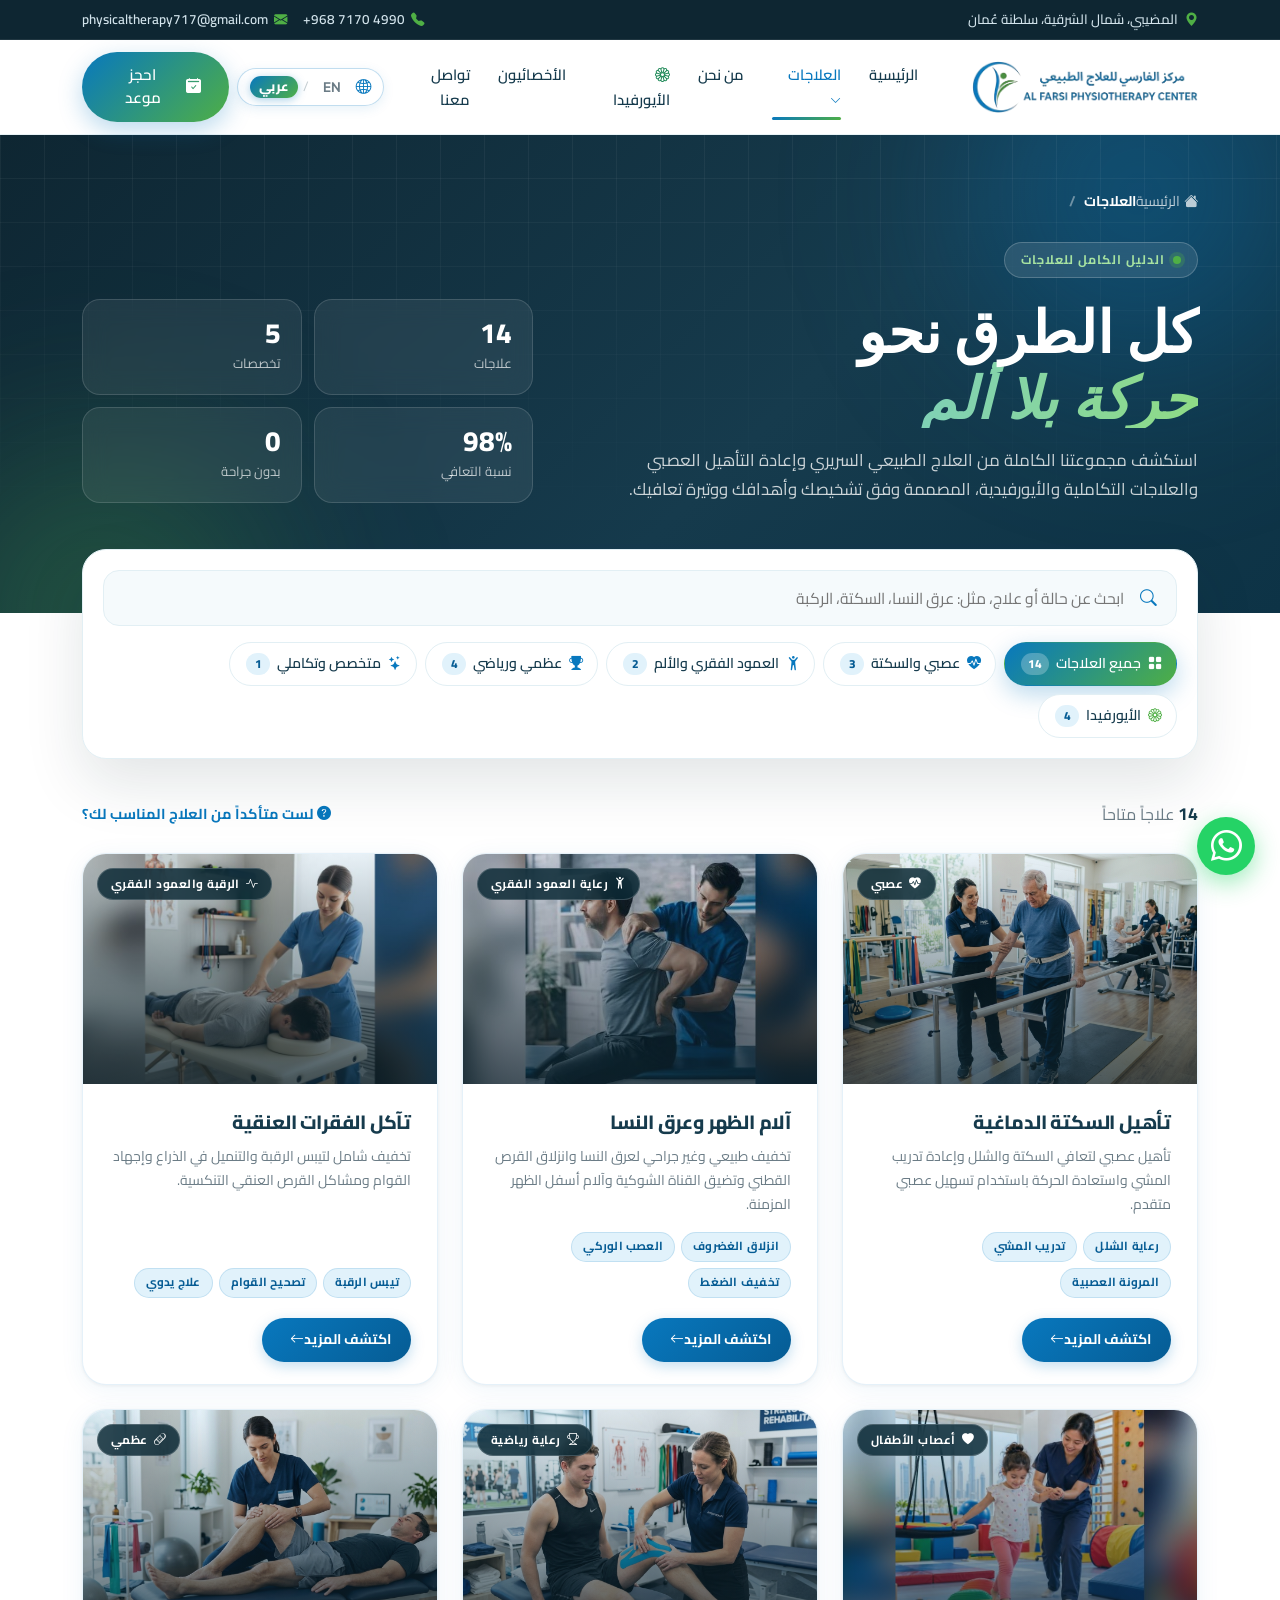
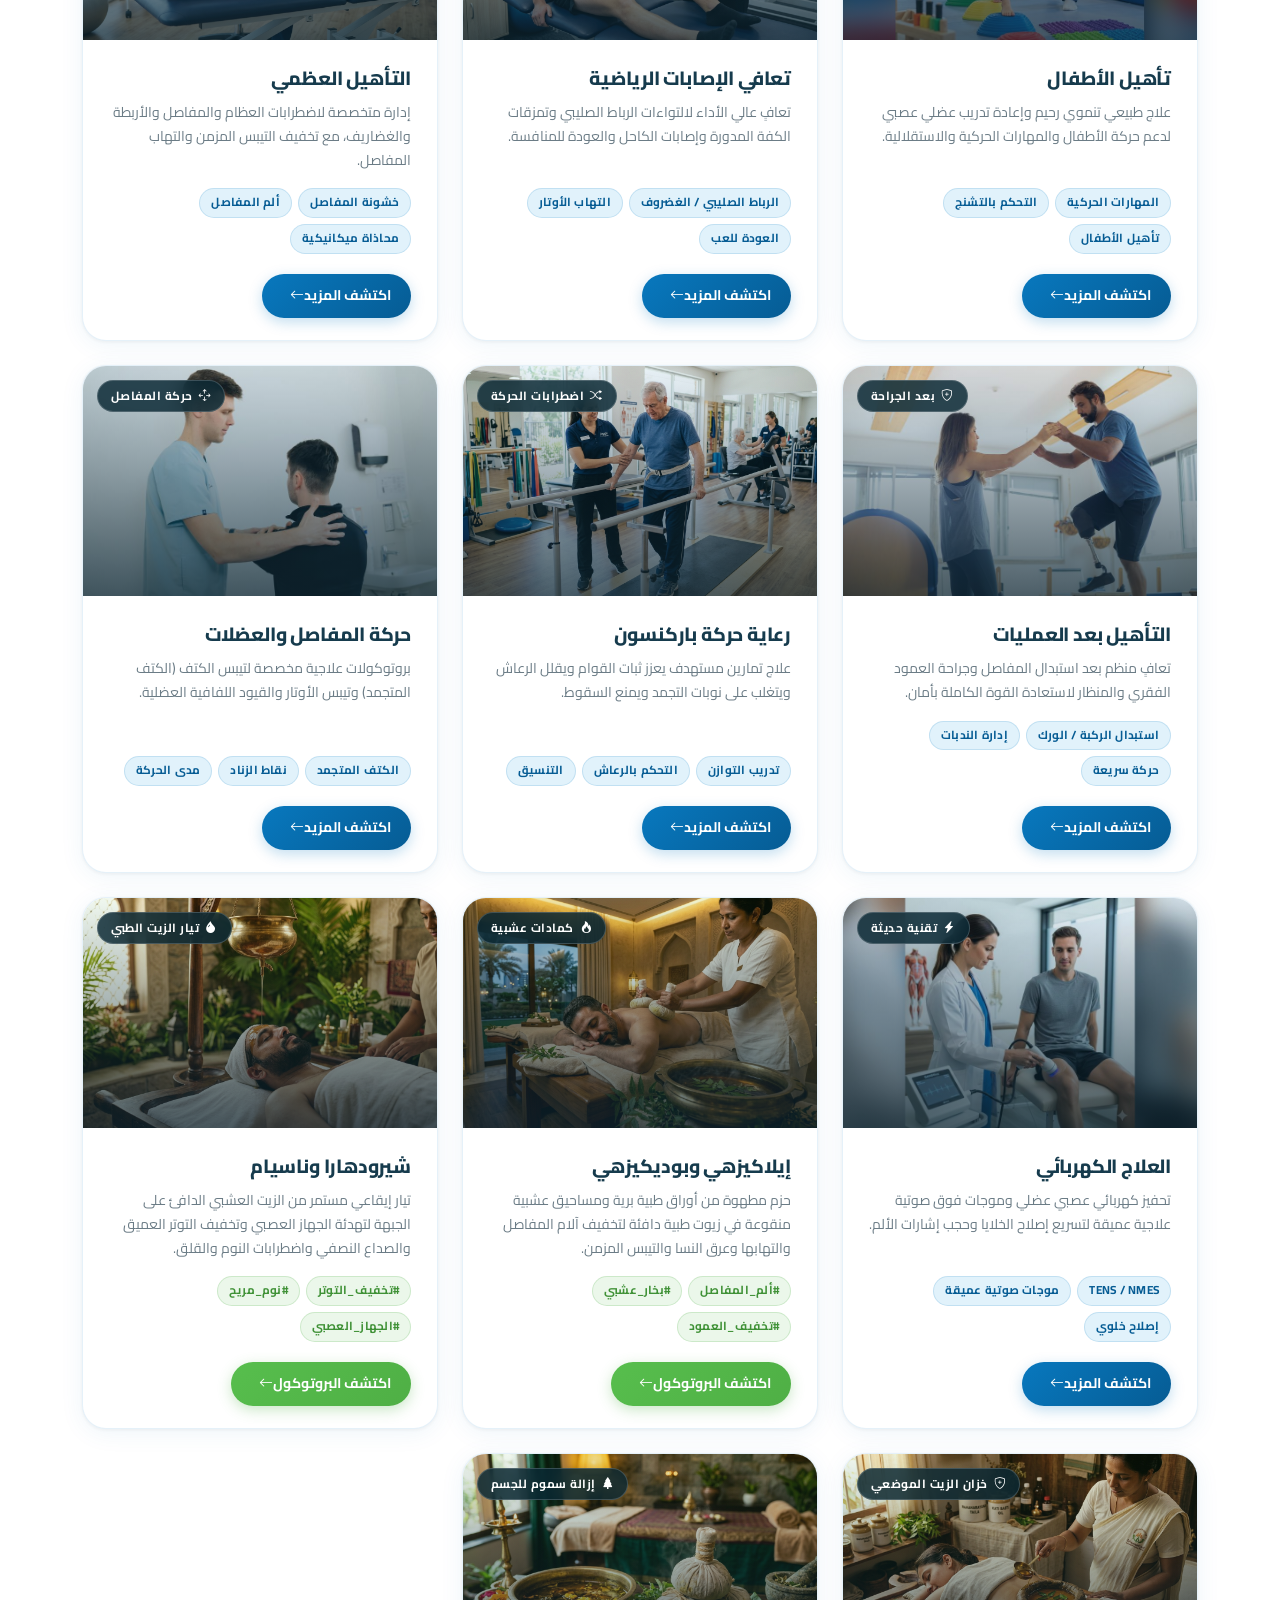
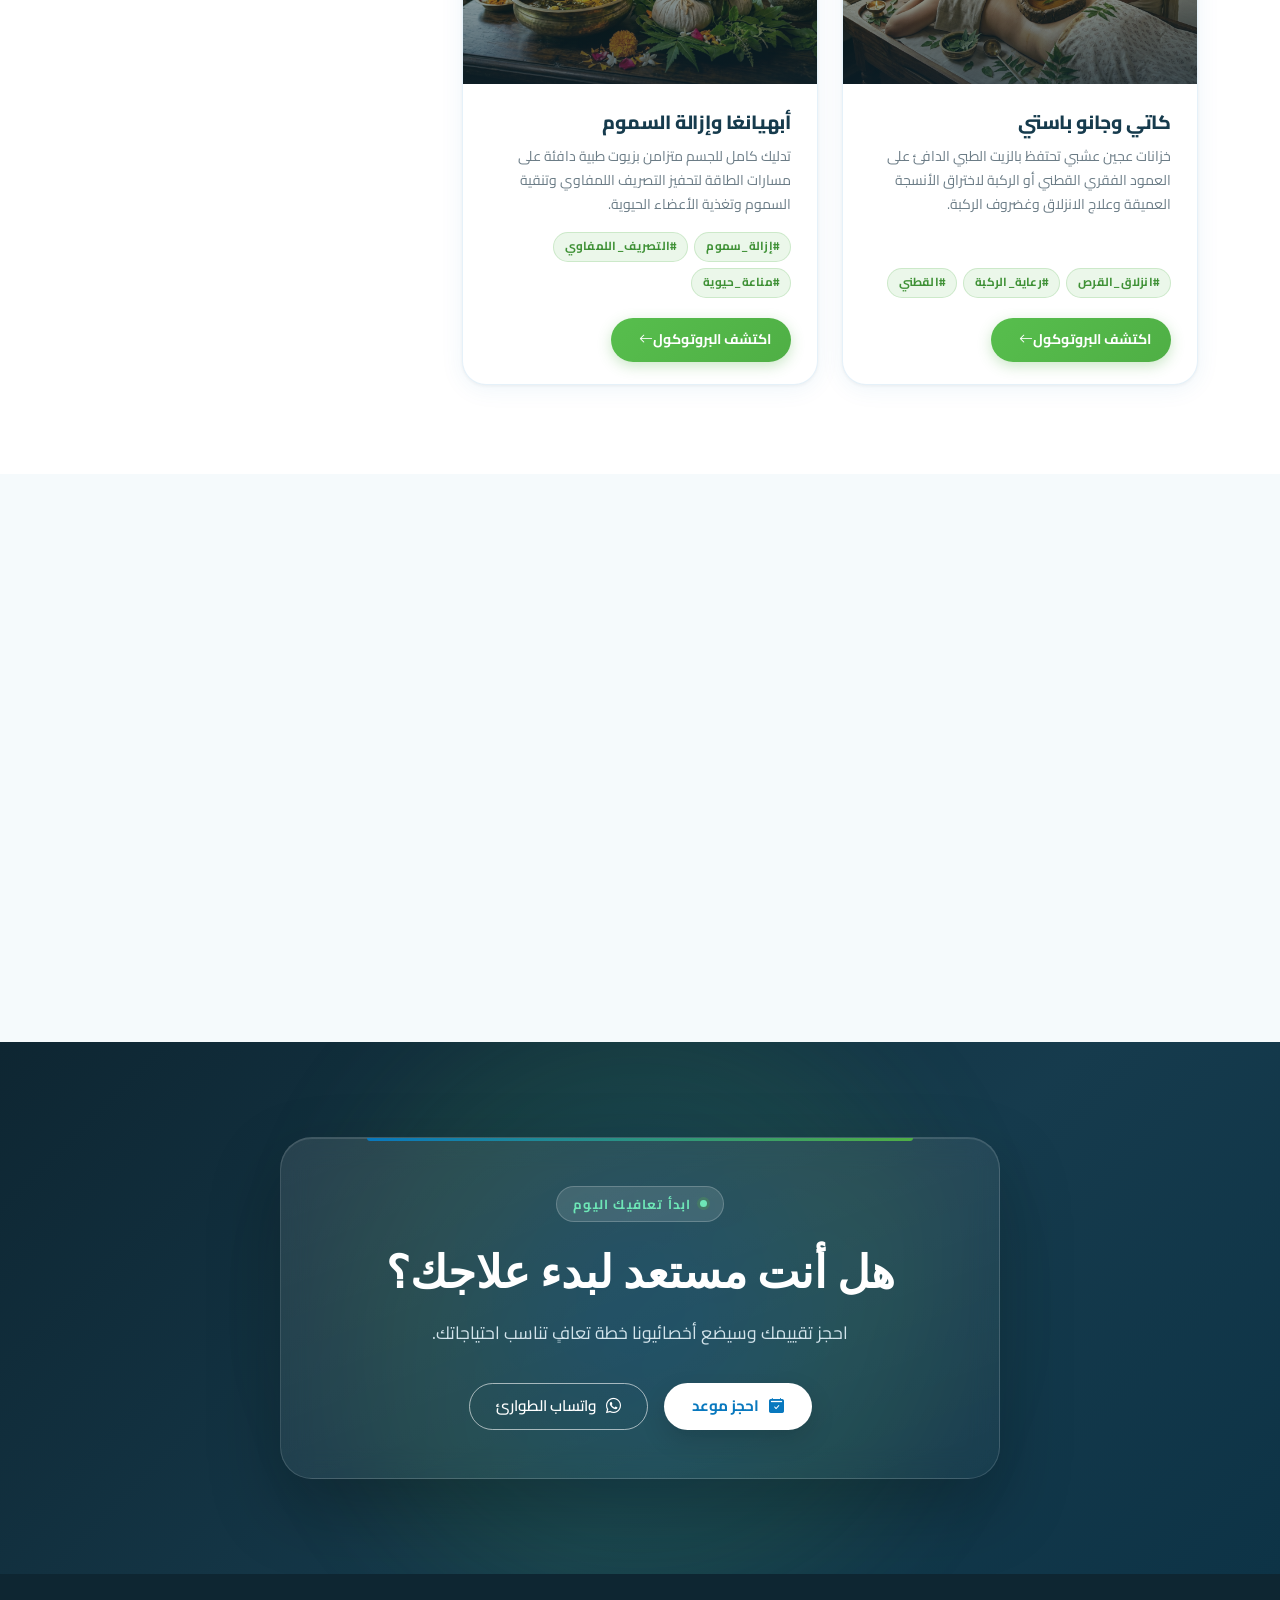
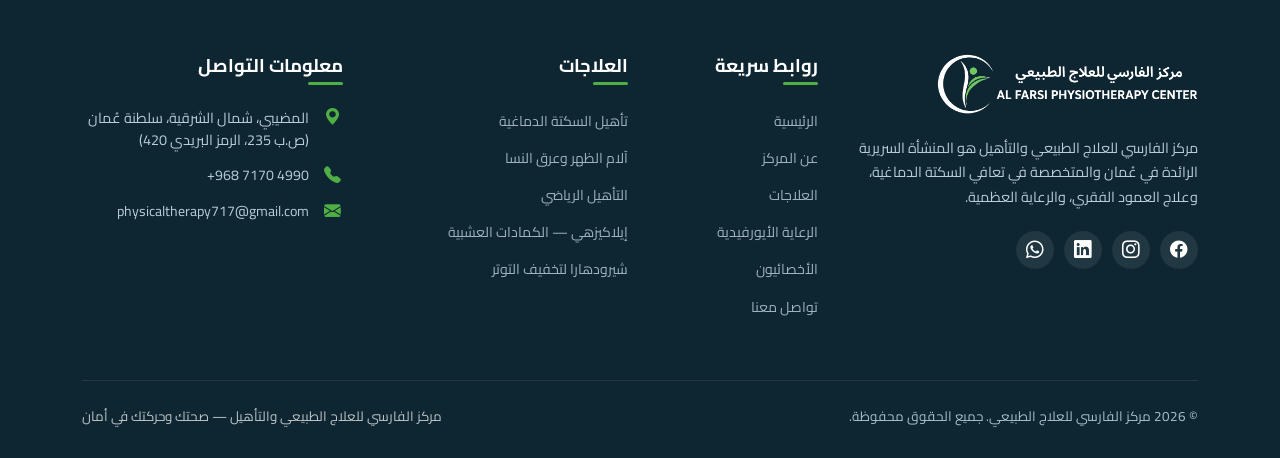
<file: treatments.html>
<!DOCTYPE html>
<html lang="ar" dir="rtl">

<head>
  <meta charset="UTF-8">
  <meta name="viewport" content="width=device-width, initial-scale=1.0">
  <!-- Arabic by default: set direction before the page paints (avoids an English/LTR flash) -->
  <script>
    (function () {
      var lang = 'ar';
      try { var s = localStorage.getItem('alfarsi_lang'); if (s === 'en' || s === 'ar') lang = s; } catch (e) {}
      var h = document.documentElement;
      h.setAttribute('lang', lang);
      h.setAttribute('dir', lang === 'ar' ? 'rtl' : 'ltr');
      if (lang === 'ar') h.classList.add('lang-ar');
    })();
  </script>
  <title>All Treatments | Al Farsi Physiotherapy &amp; Rehabilitation Center</title>
  <meta name="description"
    content="Browse every treatment at Al Farsi Physiotherapy Center: stroke and neurological rehab, spine and back pain, orthopaedic and sports injury, electrotherapy and Ayurvedic therapies.">
  <meta name="keywords"
    content="physiotherapy treatments Oman, stroke rehabilitation, back pain treatment, sports injury rehab, ayurveda Oman, Al Farsi treatments">

  <!-- Favicon -->
  <link rel="icon" type="image/svg+xml" href="assets/images/logo.svg">

  <!-- Google Fonts -->
  <link rel="preconnect" href="https://fonts.googleapis.com">
  <link rel="preconnect" href="https://fonts.gstatic.com" crossorigin>
  <link
    href="https://fonts.googleapis.com/css2?family=Cairo:wght@400;500;600;700;800&family=Cormorant+Garamond:ital,wght@0,500;0,600;0,700;1,400;1,600;1,700&family=Manrope:wght@400;500;600;700;800&family=Playfair+Display:ital,wght@0,500;0,600;0,700;1,400;1,600;1,700&family=Plus+Jakarta+Sans:wght@300;400;500;600;700;800&family=Tajawal:wght@400;500;700&display=swap"
    rel="stylesheet">

  <!-- Bootstrap 5.3.3 CSS -->
  <link href="https://cdn.jsdelivr.net/npm/bootstrap@5.3.3/dist/css/bootstrap.min.css" rel="stylesheet">

  <!-- Bootstrap Icons 1.11.3 -->
  <link rel="stylesheet" href="https://cdn.jsdelivr.net/npm/bootstrap-icons@1.11.3/font/bootstrap-icons.min.css">

  <!-- Custom CSS -->
  <link rel="stylesheet" href="style.css">

</head>

<body>

  <!-- ==========================================================================
       0. TOP NOTIFICATION & CONTACT BAR
       ========================================================================== -->
  <div class="top-header-bar d-none d-lg-block">
    <div class="container">
      <div class="d-flex justify-content-between align-items-center py-2">
        <div class="top-bar-left d-flex align-items-center gap-4">
          <div class="top-bar-item">
            <i class="bi bi-geo-alt-fill text-accent-green"></i>
            <span data-i18n="top.location">Al Mudhaibi, North Al-Sharqiyah, Sultanate of Oman</span>
          </div>
        </div>

        <div class="top-bar-right d-flex align-items-center gap-3">
          <a href="tel:+96871704990" class="top-bar-link">
            <i class="bi bi-telephone-fill text-accent-green"></i>
            <span>+968 7170 4990</span>
          </a>
          <a href="mailto:physicaltherapy717@gmail.com" class="top-bar-link">
            <i class="bi bi-envelope-fill text-accent-green"></i>
            <span>physicaltherapy717@gmail.com</span>
          </a>
        </div>
      </div>
    </div>
  </div>

  <!-- ==========================================================================
       1. HEADER / NAVIGATION
       ========================================================================== -->
  <header>
    <nav class="navbar navbar-expand-lg site-navbar" id="mainNav">
      <div class="container">
        <!-- Brand Logo -->
        <a class="navbar-brand" href="index.html" title="Al Farsi Physiotherapy Center">
          <img src="assets/images/logo-main.png" alt="Al Farsi Physiotherapy Center" class="brand-logo-img" width="984" height="226">
        </a>

        <!-- Mobile Toggler -->
        <button class="navbar-toggler" type="button" data-bs-toggle="collapse" data-bs-target="#navbarContent"
          aria-controls="navbarContent" aria-expanded="false" aria-label="Toggle navigation">
          <i class="bi bi-list fs-2"></i>
        </button>

        <!-- Navbar Links -->
        <div class="collapse navbar-collapse" id="navbarContent">
          <ul class="navbar-nav mx-auto mb-2 mb-lg-0">
            <li class="nav-item">
              <a class="nav-link" href="index.html" data-i18n="nav.home">Home</a>
            </li>
            <!-- Treatments (link + hover dropdown) -->
            <li class="nav-item dropdown nav-hover-dropdown">
              <a class="nav-link active" href="treatments.html" id="treatmentsDropdown" aria-current="page">
                <span data-i18n="nav.treatments">Treatments</span> <i class="bi bi-chevron-down nav-caret"></i>
              </a>
              <ul class="dropdown-menu custom-dropdown-menu" aria-labelledby="treatmentsDropdown">
                <li><a class="dropdown-item" href="treatment.html?id=stroke"><i class="bi bi-heart-pulse-fill text-primary"></i> <span data-i18n="nav.dd.stroke">Stroke &amp; Neurological Rehab</span></a></li>
                <li><a class="dropdown-item" href="treatment.html?id=backpain"><i class="bi bi-person-arms-up text-primary"></i> <span data-i18n="nav.dd.backpain">Back Pain &amp; Sciatica</span></a></li>
                <li><a class="dropdown-item" href="treatment.html?id=sports"><i class="bi bi-trophy-fill text-primary"></i> <span data-i18n="nav.dd.sports">Sports Injury Rehab</span></a></li>
                <li><a class="dropdown-item" href="treatment.html?id=postop"><i class="bi bi-bandaid-fill text-primary"></i> <span data-i18n="nav.dd.postop">Post-Surgical Recovery</span></a></li>
                <li><a class="dropdown-item" href="ayurveda.html"><i class="bi bi-flower1 text-success"></i> <span data-i18n="nav.dd.ayurveda">Ayurvedic &amp; Panchakarma</span></a></li>
                <li><hr class="dropdown-divider"></li>
                <li><a class="dropdown-item text-primary fw-bold" href="treatments.html"><span data-i18n="nav.dd.explore">Explore All Treatments</span> <i class="bi bi-arrow-right"></i></a></li>
              </ul>
            </li>
            <li class="nav-item">
              <a class="nav-link" href="index.html#about" data-i18n="nav.about">About Us</a>
            </li>
            <li class="nav-item">
              <a class="nav-link" href="ayurveda.html"><i class="bi bi-flower1 text-success me-1"></i><span data-i18n="nav.ayurveda">Ayurveda</span></a>
            </li>
            <li class="nav-item">
              <a class="nav-link" href="index.html#doctors" data-i18n="nav.specialists">Specialists</a>
            </li>
            <li class="nav-item">
              <a class="nav-link" href="contact.html" data-i18n="nav.contact">Contact</a>
            </li>
          </ul>

          <!-- Header CTA -->
          <div class="d-flex align-items-center gap-2">
            <!-- Language Switcher Button (Left of Book Appointment) -->
            <button type="button" class="lang-switch-btn" id="langSwitchBtn" onclick="toggleSiteLanguage()" title="Switch Language / تغيير اللغة" aria-label="Language Switcher">
              <div class="lang-switch-inner">
                <i class="bi bi-globe2 lang-icon"></i>
                <span class="lang-pill active" id="langEnPill">EN</span>
                <span class="lang-sep">/</span>
                <span class="lang-pill lang-ar-pill" id="langArPill">عربي</span>
              </div>
            </button>

            <a href="contact.html#booking-form" class="btn btn-primary-custom nav-cta-btn">
              <i class="bi bi-calendar2-check-fill"></i>
              <span data-i18n="nav.book">Book Appointment</span>
            </a>
          </div>
        </div>
      </div>
    </nav>
  </header>

  <main>
    <!-- ==========================================================================
         2. TREATMENTS HERO
         ========================================================================== -->
    <section class="txp-hero">
      <div class="txp-hero-glow txp-hero-glow-blue"></div>
      <div class="txp-hero-glow txp-hero-glow-green"></div>
      <div class="txp-hero-grid"></div>

      <div class="container position-relative">
        <nav aria-label="breadcrumb">
          <ol class="breadcrumb txp-breadcrumb">
            <li class="breadcrumb-item"><a href="index.html"><i class="bi bi-house-fill me-1"></i><span data-i18n="contact.crumb.home">Home</span></a></li>
            <li class="breadcrumb-item active" aria-current="page" data-i18n="nav.treatments">Treatments</li>
          </ol>
        </nav>

        <div class="row align-items-end g-4">
          <div class="col-lg-7">
            <div class="txp-hero-badge">
              <span class="dot"></span>
              <span data-i18n="txp.hero.badge">COMPLETE TREATMENT DIRECTORY</span>
            </div>
            <h1 class="txp-hero-title">
              <span data-i18n="txp.hero.title">Every Path to</span>
              <span class="txp-hero-accent" data-i18n="txp.hero.titleAccent">Pain-Free Movement</span>
            </h1>
            <p class="txp-hero-sub" data-i18n="txp.hero.sub">
              Explore our full range of clinical physiotherapy, neurological rehabilitation, holistic and Ayurvedic
              therapies, each tailored to your diagnosis, goals and pace of recovery.
            </p>
          </div>
          <div class="col-lg-5">
            <div class="txp-hero-stats">
              <div class="txp-stat"><strong>14</strong><span data-i18n="txp.stat.therapies">Therapies</span></div>
              <div class="txp-stat"><strong>5</strong><span data-i18n="txp.stat.specialties">Specialties</span></div>
              <div class="txp-stat"><strong>98%</strong><span data-i18n="trust.rate">Recovery Rate</span></div>
              <div class="txp-stat"><strong>0</strong><span data-i18n="txp.stat.surgery">Surgery Needed</span></div>
            </div>
          </div>
        </div>
      </div>
    </section>

    <!-- ==========================================================================
         3. SEARCH + CATEGORY FILTER TOOLBAR
         ========================================================================== -->
    <section class="txp-toolbar-wrap">
      <div class="container">
        <div class="txp-toolbar">
          <div class="txp-search">
            <i class="bi bi-search"></i>
            <input type="search" id="txSearch" placeholder="Search a condition or therapy, e.g. sciatica, stroke, knee"
              data-i18n-placeholder="txp.search.ph" aria-label="Search treatments" autocomplete="off">
            <button type="button" class="txp-search-clear" id="txSearchClear" aria-label="Clear search" hidden><i class="bi bi-x-lg"></i></button>
          </div>
          <div class="tx-filter-row" role="group" aria-label="Filter treatments by category">
            <button type="button" class="tx-filter-btn active" data-cat="all" aria-pressed="true">
              <i class="bi bi-grid-fill"></i> <span data-i18n="filter.all">All Treatments</span> <span class="tx-filter-count" data-count-for="all">0</span>
            </button>
            <button type="button" class="tx-filter-btn" data-cat="neurological" aria-pressed="false">
              <i class="bi bi-heart-pulse-fill"></i> <span data-i18n="filter.neuro">Neurological &amp; Stroke</span> <span class="tx-filter-count" data-count-for="neurological">0</span>
            </button>
            <button type="button" class="tx-filter-btn" data-cat="spine" aria-pressed="false">
              <i class="bi bi-person-arms-up"></i> <span data-i18n="filter.spine">Spine &amp; Pain Care</span> <span class="tx-filter-count" data-count-for="spine">0</span>
            </button>
            <button type="button" class="tx-filter-btn" data-cat="orthopedic" aria-pressed="false">
              <i class="bi bi-trophy-fill"></i> <span data-i18n="filter.ortho">Orthopedic &amp; Sports</span> <span class="tx-filter-count" data-count-for="orthopedic">0</span>
            </button>
            <button type="button" class="tx-filter-btn" data-cat="holistic" aria-pressed="false">
              <i class="bi bi-stars"></i> <span data-i18n="filter.holistic">Specialized &amp; Holistic</span> <span class="tx-filter-count" data-count-for="holistic">0</span>
            </button>
            <button type="button" class="tx-filter-btn" data-cat="ayurveda" aria-pressed="false">
              <i class="bi bi-flower1"></i> <span data-i18n="nav.ayurveda">Ayurveda</span> <span class="tx-filter-count" data-count-for="ayurveda">0</span>
            </button>
          </div>
        </div>
      </div>
    </section>

    <!-- ==========================================================================
         4. TREATMENTS GRID
         ========================================================================== -->
    <section class="txp-grid-section">
      <div class="container">
        <div class="txp-results-bar">
          <p class="mb-0" aria-live="polite">
            <strong id="txResultCount">16</strong> <span data-i18n="txp.results">treatments found</span>
          </p>
          <a href="contact.html#booking-form" class="txp-help-link">
            <i class="bi bi-question-circle-fill"></i> <span data-i18n="txp.unsure">Not sure which treatment you need?</span>
          </a>
        </div>

        <div class="row g-4" id="txGrid">
          <div class="col-lg-4 col-md-6 tx-item" data-cat="neurological">
            <div class="service-card enhanced-service-card">
              <div class="service-card-img-wrap">
                <img src="assets/images/service-neurological.jpg" alt="Stroke Treatment & Neurological Rehab"
                  class="service-card-img" loading="lazy">
                <div class="service-badge-tag"><i class="bi bi-heart-pulse-fill"></i> <span
                    data-i18n="tx.stroke.badge">Neurological</span></div>
                <div class="service-card-overlay"></div>
              </div>
              <div class="service-card-content">
                <h3 class="service-card-title" data-i18n="tx.stroke.title">Stroke Rehabilitation</h3>
                <p class="service-card-desc" data-i18n="tx.stroke.desc">
                  Neurological rehabilitation for stroke recovery, paralysis, gait retraining, and motor restoration
                  using advanced neuro-facilitation.
                </p>
                <div class="treatment-tags">
                  <span class="tag-chip" data-i18n="tx.stroke.tag1">Paralysis Care</span>
                  <span class="tag-chip" data-i18n="tx.stroke.tag2">Gait Training</span>
                  <span class="tag-chip" data-i18n="tx.stroke.tag3">Neuroplasticity</span>
                </div>
                <a href="treatment.html?id=stroke" class="service-link">
                  <span data-i18n="common.discover">Discover More</span>
                  <i class="bi bi-arrow-right"></i>
                </a>
              </div>
            </div>
          </div>

          <div class="col-lg-4 col-md-6 tx-item" data-cat="spine">
            <div class="service-card enhanced-service-card">
              <div class="service-card-img-wrap">
                <img src="assets/images/service-backpain.jpg" alt="Physiotherapist assessing a patient's lower back" style="object-position: center center;"
                  class="service-card-img" loading="lazy">
                <div class="service-badge-tag"><i class="bi bi-person-arms-up"></i> <span
                    data-i18n="tx.backpain.badge">Spine Care</span></div>
                <div class="service-card-overlay"></div>
              </div>
              <div class="service-card-content">
                <h3 class="service-card-title" data-i18n="tx.backpain.title">Back Pain &amp; Sciatica</h3>
                <p class="service-card-desc" data-i18n="tx.backpain.desc">
                  Natural, surgery-free relief for sciatica, lumbar disc herniation, spinal stenosis, and chronic lower
                  back pain.
                </p>
                <div class="treatment-tags">
                  <span class="tag-chip" data-i18n="tx.backpain.tag1">Disc Herniation</span>
                  <span class="tag-chip" data-i18n="tx.backpain.tag2">Sciatic Nerve</span>
                  <span class="tag-chip" data-i18n="tx.backpain.tag3">Decompression</span>
                </div>
                <a href="treatment.html?id=backpain" class="service-link">
                  <span data-i18n="common.discover">Discover More</span>
                  <i class="bi bi-arrow-right"></i>
                </a>
              </div>
            </div>
          </div>

          <div class="col-lg-4 col-md-6 tx-item" data-cat="spine">
            <div class="service-card enhanced-service-card">
              <div class="service-card-img-wrap">
                <img src="assets/images/service-cervical.jpg" alt="Physiotherapist treating a patient's upper back and neck" style="object-position: center center;"
                  class="service-card-img" loading="lazy">
                <div class="service-badge-tag"><i class="bi bi-activity"></i> <span data-i18n="tx.cervical.badge">Neck
                    &amp; Spine</span></div>
                <div class="service-card-overlay"></div>
              </div>
              <div class="service-card-content">
                <h3 class="service-card-title" data-i18n="tx.cervical.title">Cervical Spondylosis</h3>
                <p class="service-card-desc" data-i18n="tx.cervical.desc">
                  Comprehensive relief from neck stiffness, radiating arm numbness, posture strain, and degenerative
                  cervical disc issues.
                </p>
                <div class="treatment-tags">
                  <span class="tag-chip" data-i18n="tx.cervical.tag1">Neck Stiffness</span>
                  <span class="tag-chip" data-i18n="tx.cervical.tag2">Posture Correction</span>
                  <span class="tag-chip" data-i18n="tx.cervical.tag3">Manual Therapy</span>
                </div>
                <a href="treatment.html?id=cervical" class="service-link">
                  <span data-i18n="common.discover">Discover More</span>
                  <i class="bi bi-arrow-right"></i>
                </a>
              </div>
            </div>
          </div>

          <div class="col-lg-4 col-md-6 tx-item" data-cat="neurological">
            <div class="service-card enhanced-service-card">
              <div class="service-card-img-wrap">
                <img src="assets/images/service-pediatric.jpg" alt="Pediatric rehabilitation: therapist guiding a child on balance stones" style="object-position: center center;"
                  class="service-card-img" loading="lazy">
                <div class="service-badge-tag"><i class="bi bi-heart-fill"></i> <span data-i18n="tx.cp.badge">Pediatric
                    Neuro</span></div>
                <div class="service-card-overlay"></div>
              </div>
              <div class="service-card-content">
                <h3 class="service-card-title" data-i18n="tx.cp.title">Pediatric Rehabilitation</h3>
                <p class="service-card-desc" data-i18n="tx.cp.desc">
                  Compassionate developmental physiotherapy and neuromuscular retraining supporting childhood mobility,
                  motor skills, and independence.
                </p>
                <div class="treatment-tags">
                  <span class="tag-chip" data-i18n="tx.cp.tag1">Motor Skills</span>
                  <span class="tag-chip" data-i18n="tx.cp.tag2">Spasticity Control</span>
                  <span class="tag-chip" data-i18n="tx.cp.tag3">Child Rehab</span>
                </div>
                <a href="treatment.html?id=cerebralpalsy" class="service-link">
                  <span data-i18n="common.discover">Discover More</span>
                  <i class="bi bi-arrow-right"></i>
                </a>
              </div>
            </div>
          </div>

          <div class="col-lg-4 col-md-6 tx-item" data-cat="orthopedic">
            <div class="service-card enhanced-service-card">
              <div class="service-card-img-wrap">
                <img src="assets/images/service-sports.jpg" alt="Sports Injury Rehabilitation" class="service-card-img"
                  loading="lazy">
                <div class="service-badge-tag"><i class="bi bi-trophy"></i> <span data-i18n="tx.sports.badge">Sports
                    Care</span></div>
                <div class="service-card-overlay"></div>
              </div>
              <div class="service-card-content">
                <h3 class="service-card-title" data-i18n="tx.sports.title">Sports Injury Recovery</h3>
                <p class="service-card-desc" data-i18n="tx.sports.desc">
                  High-performance recovery for ACL sprains, rotator cuff tears, ankle trauma, and return-to-play
                  functional conditioning.
                </p>
                <div class="treatment-tags">
                  <span class="tag-chip" data-i18n="tx.sports.tag1">ACL / Meniscus</span>
                  <span class="tag-chip" data-i18n="tx.sports.tag2">Tendonitis</span>
                  <span class="tag-chip" data-i18n="tx.sports.tag3">Return-to-Play</span>
                </div>
                <a href="treatment.html?id=sports" class="service-link">
                  <span data-i18n="common.discover">Discover More</span>
                  <i class="bi bi-arrow-right"></i>
                </a>
              </div>
            </div>
          </div>

          <div class="col-lg-4 col-md-6 tx-item" data-cat="orthopedic">
            <div class="service-card enhanced-service-card">
              <div class="service-card-img-wrap">
                <img src="assets/images/service-orthopedic.jpg" alt="Orthopedic Physiotherapy" class="service-card-img"
                  loading="lazy">
                <div class="service-badge-tag"><i class="bi bi-bandaid"></i> <span
                    data-i18n="tx.ortho.badge">Orthopedic</span></div>
                <div class="service-card-overlay"></div>
              </div>
              <div class="service-card-content">
                <h3 class="service-card-title" data-i18n="tx.ortho.title">Orthopedic Rehabilitation</h3>
                <p class="service-card-desc" data-i18n="tx.ortho.desc">
                  Specialized management for bone, joint, ligament, and cartilage disorders, easing chronic stiffness
                  and arthritis.
                </p>
                <div class="treatment-tags">
                  <span class="tag-chip" data-i18n="tx.ortho.tag1">Osteoarthritis</span>
                  <span class="tag-chip" data-i18n="tx.ortho.tag2">Joint Pain</span>
                  <span class="tag-chip" data-i18n="tx.ortho.tag3">Biomechanical Alignment</span>
                </div>
                <a href="treatment.html?id=orthopedic" class="service-link">
                  <span data-i18n="common.discover">Discover More</span>
                  <i class="bi bi-arrow-right"></i>
                </a>
              </div>
            </div>
          </div>

          <div class="col-lg-4 col-md-6 tx-item" data-cat="orthopedic">
            <div class="service-card enhanced-service-card">
              <div class="service-card-img-wrap">
                <img src="assets/images/service-post-surgical.jpg" alt="Post-Surgical Rehabilitation"
                  class="service-card-img" loading="lazy">
                <div class="service-badge-tag"><i class="bi bi-shield-plus"></i> <span
                    data-i18n="tx.postop.badge">Post-Surgery</span></div>
                <div class="service-card-overlay"></div>
              </div>
              <div class="service-card-content">
                <h3 class="service-card-title" data-i18n="tx.postop.title">Post-Surgical Rehabilitation</h3>
                <p class="service-card-desc" data-i18n="tx.postop.desc">
                  Structured recovery following joint replacement, spinal surgery, and arthroscopy to regain complete
                  strength safely.
                </p>
                <div class="treatment-tags">
                  <span class="tag-chip" data-i18n="tx.postop.tag1">Knee / Hip Replacement</span>
                  <span class="tag-chip" data-i18n="tx.postop.tag2">Scar Management</span>
                  <span class="tag-chip" data-i18n="tx.postop.tag3">Rapid Mobility</span>
                </div>
                <a href="treatment.html?id=postop" class="service-link">
                  <span data-i18n="common.discover">Discover More</span>
                  <i class="bi bi-arrow-right"></i>
                </a>
              </div>
            </div>
          </div>

          <div class="col-lg-4 col-md-6 tx-item" data-cat="neurological">
            <div class="service-card enhanced-service-card">
              <div class="service-card-img-wrap">
                <img src="assets/images/service-neurological.jpg" alt="Parkinson's Disease Support"
                  class="service-card-img" loading="lazy">
                <div class="service-badge-tag"><i class="bi bi-shuffle"></i> <span
                    data-i18n="tx.parkinson.badge">Movement Disorders</span></div>
                <div class="service-card-overlay"></div>
              </div>
              <div class="service-card-content">
                <h3 class="service-card-title" data-i18n="tx.parkinson.title">Parkinson's Movement Care</h3>
                <p class="service-card-desc" data-i18n="tx.parkinson.desc">
                  Targeted exercise therapy enhancing postural stability, reducing tremors, overcoming freezing
                  episodes, and preventing falls.
                </p>
                <div class="treatment-tags">
                  <span class="tag-chip" data-i18n="tx.parkinson.tag1">Balance Training</span>
                  <span class="tag-chip" data-i18n="tx.parkinson.tag2">Tremor Control</span>
                  <span class="tag-chip" data-i18n="tx.parkinson.tag3">Coordination</span>
                </div>
                <a href="treatment.html?id=parkinsons" class="service-link">
                  <span data-i18n="common.discover">Discover More</span>
                  <i class="bi bi-arrow-right"></i>
                </a>
              </div>
            </div>
          </div>

          <div class="col-lg-4 col-md-6 tx-item" data-cat="orthopedic">
            <div class="service-card enhanced-service-card">
              <div class="service-card-img-wrap">
                <img src="assets/images/service-joint-muscle.jpg" alt="Frozen Shoulder & Joint Mobility"
                  class="service-card-img" loading="lazy">
                <div class="service-badge-tag"><i class="bi bi-arrows-move"></i> <span data-i18n="tx.frozen.badge">Joint
                    Mobility</span></div>
                <div class="service-card-overlay"></div>
              </div>
              <div class="service-card-content">
                <h3 class="service-card-title" data-i18n="tx.frozen.title">Joint &amp; Muscle Mobility</h3>
                <p class="service-card-desc" data-i18n="tx.frozen.desc">
                  Dedicated therapeutic protocols for adhesive capsulitis (frozen shoulder), tendon stiffness, and
                  myofascial restrictions.
                </p>
                <div class="treatment-tags">
                  <span class="tag-chip" data-i18n="tx.frozen.tag1">Frozen Shoulder</span>
                  <span class="tag-chip" data-i18n="tx.frozen.tag2">Trigger Point</span>
                  <span class="tag-chip" data-i18n="tx.frozen.tag3">Range of Motion</span>
                </div>
                <a href="treatment.html?id=joint" class="service-link">
                  <span data-i18n="common.discover">Discover More</span>
                  <i class="bi bi-arrow-right"></i>
                </a>
              </div>
            </div>
          </div>

          <div class="col-lg-4 col-md-6 tx-item" data-cat="holistic">
            <div class="service-card enhanced-service-card">
              <div class="service-card-img-wrap">
                <img src="assets/images/service-electrotherapy.jpg?v=2" alt="Electrotherapy treatment on the knee" style="object-position: center center;"
                  class="service-card-img" loading="lazy">
                <div class="service-badge-tag"><i class="bi bi-lightning-charge-fill"></i> <span
                    data-i18n="tx.electro.badge">Modern Modality</span></div>
                <div class="service-card-overlay"></div>
              </div>
              <div class="service-card-content">
                <h3 class="service-card-title" data-i18n="tx.electro.title">Electrotherapy</h3>
                <p class="service-card-desc" data-i18n="tx.electro.desc">
                  TENS, neuromuscular electrical stimulation (NMES), and therapeutic deep ultrasound to accelerate
                  cellular repair and block pain signals.
                </p>
                <div class="treatment-tags">
                  <span class="tag-chip" data-i18n="tx.electro.tag1">TENS / NMES</span>
                  <span class="tag-chip" data-i18n="tx.electro.tag2">Deep Ultrasound</span>
                  <span class="tag-chip" data-i18n="tx.electro.tag3">Cellular Repair</span>
                </div>
                <a href="treatment.html?id=electrotherapy" class="service-link">
                  <span data-i18n="common.discover">Discover More</span>
                  <i class="bi bi-arrow-right"></i>
                </a>
              </div>
            </div>
          </div>

          <div class="col-lg-4 col-md-6 tx-item" data-cat="ayurveda">
            <div class="service-card enhanced-service-card tx-card-ayur">
              <div class="service-card-img-wrap">
                <img src="assets/images/ayurveda-gcc-man.jpg" alt="Elakizhi & Podikizhi" class="service-card-img" style="object-position: center 25%;" loading="lazy">
                <div class="service-badge-tag"><i class="bi bi-fire"></i> <span data-i18n="ayur.elakizhi.badge">Herbal Poultice</span></div>
                <div class="service-card-overlay"></div>
              </div>
              <div class="service-card-content">
                <h3 class="service-card-title" data-i18n="ayur.elakizhi.title">Elakizhi &amp; Podikizhi</h3>
                <p class="service-card-desc" data-i18n="ayur.elakizhi.desc">Steamed bundles of wild medicinal leaves and herbal powders soaked in warm medicated oils to relieve acute joint pain, arthritis, sciatica, and chronic stiffness.</p>
                <div class="treatment-tags">
                  <span class="tag-chip" data-i18n="ayur.tag.joint">#JointPain</span>
                  <span class="tag-chip" data-i18n="ayur.tag.steam">#HerbalSteam</span>
                  <span class="tag-chip" data-i18n="ayur.tag.spine">#SpineRelief</span>
                </div>
                <a href="treatment.html?id=elakizhi" class="service-link">
                  <span data-i18n="ayur.discover">Discover Protocol</span>
                  <i class="bi bi-arrow-right"></i>
                </a>
              </div>
            </div>
          </div>

          <div class="col-lg-4 col-md-6 tx-item" data-cat="ayurveda">
            <div class="service-card enhanced-service-card tx-card-ayur">
              <div class="service-card-img-wrap">
                <img src="assets/images/ayurveda-shirodhara.jpg" alt="Shirodhara & Nasyam" class="service-card-img" style="object-position: center 40%;" loading="lazy">
                <div class="service-badge-tag"><i class="bi bi-droplet-fill"></i> <span data-i18n="ayur.shiro.badge">Medicated Oil Stream</span></div>
                <div class="service-card-overlay"></div>
              </div>
              <div class="service-card-content">
                <h3 class="service-card-title" data-i18n="ayur.shiro.title">Shirodhara &amp; Nasyam</h3>
                <p class="service-card-desc" data-i18n="ayur.shiro.desc">Continuous rhythmic stream of warm herbal oil over the forehead to soothe the nervous system, alleviate deep stress, chronic migraines, sleep disorders, and anxiety.</p>
                <div class="treatment-tags">
                  <span class="tag-chip" data-i18n="ayur.tag.stress">#StressRelief</span>
                  <span class="tag-chip" data-i18n="ayur.tag.sleep">#SleepHarmony</span>
                  <span class="tag-chip" data-i18n="ayur.tag.nervous">#NervousSystem</span>
                </div>
                <a href="treatment.html?id=shirodhara" class="service-link">
                  <span data-i18n="ayur.discover">Discover Protocol</span>
                  <i class="bi bi-arrow-right"></i>
                </a>
              </div>
            </div>
          </div>

          <div class="col-lg-4 col-md-6 tx-item" data-cat="ayurveda">
            <div class="service-card enhanced-service-card tx-card-ayur">
              <div class="service-card-img-wrap">
                <img src="assets/images/ayurveda-basti.jpg" alt="Kati & Janu Basti" class="service-card-img" style="object-position: 75% 65%;" loading="lazy">
                <div class="service-badge-tag"><i class="bi bi-shield-plus"></i> <span data-i18n="ayur.basti.badge">Localized Oil Dam</span></div>
                <div class="service-card-overlay"></div>
              </div>
              <div class="service-card-content">
                <h3 class="service-card-title" data-i18n="ayur.basti.title">Kati &amp; Janu Basti</h3>
                <p class="service-card-desc" data-i18n="ayur.basti.desc">Herbal dough reservoirs retaining warm medicinal oil over the lumbar spine or knee joints to penetrate deep tissues, healing slipped discs and knee cartilage degeneration.</p>
                <div class="treatment-tags">
                  <span class="tag-chip" data-i18n="ayur.tag.disc">#DiscHerniation</span>
                  <span class="tag-chip" data-i18n="ayur.tag.knee">#KneeCare</span>
                  <span class="tag-chip" data-i18n="ayur.tag.lumbar">#LumbarSpine</span>
                </div>
                <a href="treatment.html?id=basti" class="service-link">
                  <span data-i18n="ayur.discover">Discover Protocol</span>
                  <i class="bi bi-arrow-right"></i>
                </a>
              </div>
            </div>
          </div>

          <div class="col-lg-4 col-md-6 tx-item" data-cat="ayurveda">
            <div class="service-card enhanced-service-card tx-card-ayur">
              <div class="service-card-img-wrap">
                <img src="assets/images/ayurveda-hero.jpg" alt="Abhyanga & Detox" class="service-card-img" style="object-position: center 50%;" loading="lazy">
                <div class="service-badge-tag"><i class="bi bi-tree-fill"></i> <span data-i18n="ayur.abhyanga.badge">Full Body Detox</span></div>
                <div class="service-card-overlay"></div>
              </div>
              <div class="service-card-content">
                <h3 class="service-card-title" data-i18n="ayur.abhyanga.title">Abhyanga &amp; Detox</h3>
                <p class="service-card-desc" data-i18n="ayur.abhyanga.desc">Synchronized full-body massage using warm medicinal oils along biological energy pathways to stimulate lymphatic drainage, purge toxins, and nourish vital organs.</p>
                <div class="treatment-tags">
                  <span class="tag-chip" data-i18n="ayur.tag.detox">#Detoxification</span>
                  <span class="tag-chip" data-i18n="ayur.tag.lymph">#LymphaticFlow</span>
                  <span class="tag-chip" data-i18n="ayur.tag.immunity">#VitalImmunity</span>
                </div>
                <a href="treatment.html?id=abhyanga" class="service-link">
                  <span data-i18n="ayur.discover">Discover Protocol</span>
                  <i class="bi bi-arrow-right"></i>
                </a>
              </div>
            </div>
          </div>
        </div>

        <div class="txp-empty" id="txEmpty" hidden>
          <div class="txp-empty-icon"><i class="bi bi-search-heart"></i></div>
          <h3 data-i18n="txp.empty.title">No treatments match your search</h3>
          <p data-i18n="txp.empty.sub">Try another keyword, or talk to our specialists and we will recommend the right care plan.</p>
          <button type="button" class="btn btn-outline-custom" id="txReset"><i class="bi bi-arrow-counterclockwise"></i> <span data-i18n="txp.empty.reset">Show all treatments</span></button>
        </div>
      </div>
    </section>

    <!-- ==========================================================================
         5. HOW WE PLAN YOUR TREATMENT
         ========================================================================== -->
    <section class="section-padding bg-light-bg">
      <div class="container">
        <div class="text-center mb-5 reveal">
          <div class="badge-eyebrow">
            <span class="dot"></span>
            <span data-i18n="txp.steps.badge">YOUR CARE JOURNEY</span>
          </div>
          <h2 class="section-title">
            <span data-i18n="txp.steps.title">From First Visit to</span> <span class="italic-accent" data-i18n="txp.steps.titleAccent">Full Recovery</span>
          </h2>
        </div>
        <div class="row g-4">
          <div class="col-md-4 reveal">
            <div class="txp-step">
              <span class="txp-step-num">01</span>
              <div class="txp-step-icon"><i class="bi bi-clipboard2-pulse-fill"></i></div>
              <h3 data-i18n="txp.step1.t">Clinical Assessment</h3>
              <p data-i18n="txp.step1.d">A full biomechanical and medical-history review to pinpoint the root cause of your pain or limitation.</p>
            </div>
          </div>
          <div class="col-md-4 reveal delay-100">
            <div class="txp-step">
              <span class="txp-step-num">02</span>
              <div class="txp-step-icon green"><i class="bi bi-diagram-3-fill"></i></div>
              <h3 data-i18n="txp.step2.t">Personalised Plan</h3>
              <p data-i18n="txp.step2.d">Your specialist combines the right therapies into a structured, goal-based programme.</p>
            </div>
          </div>
          <div class="col-md-4 reveal delay-200">
            <div class="txp-step">
              <span class="txp-step-num">03</span>
              <div class="txp-step-icon"><i class="bi bi-graph-up-arrow"></i></div>
              <h3 data-i18n="txp.step3.t">Measured Progress</h3>
              <p data-i18n="txp.step3.d">Regular re-assessments track strength, mobility and pain so your plan keeps evolving with you.</p>
            </div>
          </div>
        </div>
      </div>
    </section>

    <!-- ==========================================================================
         6. CALL TO ACTION
         ========================================================================== -->
    <section class="cta-section">
      <div class="cta-glow-circle"></div>
      <div class="container">
        <div class="cta-content-box">
          <div class="badge-eyebrow" style="background: rgba(255, 255, 255, 0.12); color: #6EE7B7; border-color: rgba(255, 255, 255, 0.2);">
            <span class="dot" style="background-color: #6EE7B7;"></span>
            <span data-i18n="cta.contact.badge">START YOUR RECOVERY TODAY</span>
          </div>
          <h2 class="cta-heading font-serif" data-i18n="txp.cta.heading">Ready to Start Your Treatment?</h2>
          <p class="cta-text" data-i18n="txp.cta.text">Book an assessment and our specialists will build a recovery plan around your needs.</p>
          <div class="cta-buttons btn-pair">
            <a href="contact.html#booking-form" class="btn btn-white-custom">
              <i class="bi bi-calendar2-check-fill"></i>
              <span data-i18n="nav.book">Book Appointment</span>
            </a>
            <a href="https://wa.me/96871704990?text=Hello%20Al%20Farsi%20Center%2C%20I%20would%20like%20to%20ask%20about%20a%20treatment." target="_blank" rel="noopener noreferrer" class="btn btn-outline-custom" style="color: #FFFFFF !important; border-color: rgba(255,255,255,0.6);">
              <i class="bi bi-whatsapp"></i>
              <span data-i18n="cta.whatsapp">WhatsApp Helpline</span>
            </a>
          </div>
        </div>
      </div>
    </section>
  </main>


  <!-- ==========================================================================
       7. SITE FOOTER
       ========================================================================== -->
  <footer class="site-footer">
    <div class="container">
      <div class="row g-4 mb-5">
        <div class="col-lg-4 col-md-6">
          <div class="footer-brand mb-3">
            <img src="assets/images/logo-white.png" alt="Al Farsi Physiotherapy Center" class="footer-logo-img" width="984" height="226">
            <p class="footer-desc" data-i18n="footer.desc">
              Al Farsi Physiotherapy &amp; Rehabilitation Center is Oman's premier clinical facility dedicated to neurological stroke recovery, spine decompression, and orthopedic care.
            </p>
          </div>
          <div class="footer-socials">
            <a href="#" class="social-btn" aria-label="Facebook"><i class="bi bi-facebook"></i></a>
            <a href="#" class="social-btn" aria-label="Instagram"><i class="bi bi-instagram"></i></a>
            <a href="#" class="social-btn" aria-label="LinkedIn"><i class="bi bi-linkedin"></i></a>
            <a href="https://wa.me/96871704990" class="social-btn" aria-label="WhatsApp"><i class="bi bi-whatsapp"></i></a>
          </div>
        </div>

        <div class="col-lg-2 col-md-6 col-6">
          <h4 class="footer-heading" data-i18n="footer.quickLinks">Quick Links</h4>
          <ul class="footer-links">
            <li><a href="index.html" data-i18n="nav.home">Home</a></li>
            <li><a href="index.html#about" data-i18n="footer.aboutCenter">About Center</a></li>
            <li><a href="treatments.html" data-i18n="nav.treatments">Treatments</a></li>
            <li><a href="ayurveda.html" data-i18n="footer.ayurvedicCare">Ayurvedic Care</a></li>
            <li><a href="index.html#doctors" data-i18n="nav.specialists">Specialists</a></li>
            <li><a href="contact.html" data-i18n="footer.contactUs">Contact Us</a></li>
          </ul>
        </div>

        <div class="col-lg-3 col-md-6 col-6">
          <h4 class="footer-heading" data-i18n="footer.treatments">Treatments</h4>
          <ul class="footer-links">
            <li><a href="treatment.html?id=stroke" data-i18n="footer.t.stroke">Stroke Rehabilitation</a></li>
            <li><a href="treatment.html?id=backpain" data-i18n="footer.t.backpain">Back Pain &amp; Sciatica</a></li>
            <li><a href="treatment.html?id=sports" data-i18n="footer.t.sports">Sports Rehabilitation</a></li>
            <li><a href="treatment.html?id=elakizhi" data-i18n="footer.t.elakizhi">Elakizhi Herbal Poultice</a></li>
            <li><a href="treatment.html?id=shirodhara" data-i18n="footer.t.shirodhara">Shirodhara Stress Relief</a></li>
          </ul>
        </div>

        <div class="col-lg-3 col-md-6">
          <h4 class="footer-heading" data-i18n="footer.contactInfo">Contact Info</h4>
          <ul class="footer-links footer-contact">
            <li class="footer-contact-item">
              <i class="bi bi-geo-alt-fill footer-contact-icon"></i>
              <span class="footer-contact-text" data-i18n="footer.address">Al Mudhaibi, North Al-Sharqiyah, Sultanate of Oman (P.O. Box 235, PC 420)</span>
            </li>
            <li class="footer-contact-item">
              <i class="bi bi-telephone-fill footer-contact-icon"></i>
              <a href="tel:+96871704990" class="footer-contact-link">+968 7170 4990</a>
            </li>
            <li class="footer-contact-item">
              <i class="bi bi-envelope-fill footer-contact-icon"></i>
              <a href="mailto:physicaltherapy717@gmail.com" class="footer-contact-link">physicaltherapy717@gmail.com</a>
            </li>
          </ul>
        </div>
      </div>

      <div class="footer-bottom text-center">
        <div class="row align-items-center">
          <div class="col-md-6 text-md-start mb-2 mb-md-0">
            <span data-i18n="footer.copyright">&copy; 2026 Al Farsi Physiotherapy Center. All Rights Reserved.</span>
          </div>
          <div class="col-md-6 text-md-end">
            <span class="arabic-text text-light opacity-75">مركز الفارسي للعلاج الطبيعي والتأهيل — صحتك وحركتك في أمان</span>
          </div>
        </div>
      </div>
    </div>
  </footer>

  <!-- Floating WhatsApp Direct Contact Button -->
  <a href="https://wa.me/96871704990?text=Hello%20Al%20Farsi%20Physiotherapy%20Center%2C%20I%20would%20like%20to%20inquire%20about%20an%20appointment."
    target="_blank" rel="noopener noreferrer" id="floatingWhatsappBtn" class="floating-whatsapp-btn"
    aria-label="Chat on WhatsApp" title="WhatsApp: +968 7170 4990">
    <i class="bi bi-whatsapp"></i>
    <span class="whatsapp-tooltip" data-i18n="common.chatWhatsapp">Chat with us on WhatsApp</span>
  </a>

  <!-- Bootstrap 5.3.3 JS Bundle -->
  <script src="https://cdn.jsdelivr.net/npm/bootstrap@5.3.3/dist/js/bootstrap.bundle.min.js"></script>
  <script src="i18n-data.js?v=20261119"></script>
  <script src="script.js?v=20261119"></script>

  <!-- Treatments directory: search + category filter -->
  <script>
    document.addEventListener('DOMContentLoaded', function () {
      var items = Array.prototype.slice.call(document.querySelectorAll('.tx-item'));
      var buttons = Array.prototype.slice.call(document.querySelectorAll('.tx-filter-btn'));
      var search = document.getElementById('txSearch');
      var clearBtn = document.getElementById('txSearchClear');
      var countEl = document.getElementById('txResultCount');
      var emptyEl = document.getElementById('txEmpty');
      var validCats = buttons.map(function (b) { return b.dataset.cat; });
      var state = { cat: 'all', q: '' };

      // category counts
      buttons.forEach(function (b) {
        var n = b.dataset.cat === 'all' ? items.length
          : items.filter(function (i) { return i.dataset.cat === b.dataset.cat; }).length;
        var c = b.querySelector('.tx-filter-count');
        if (c) c.textContent = n;
      });

      function matches(item) {
        if (state.cat !== 'all' && item.dataset.cat !== state.cat) return false;
        if (!state.q) return true;
        return item.textContent.toLowerCase().indexOf(state.q) !== -1;
      }

      function render() {
        var shown = 0;
        items.forEach(function (item, i) {
          var ok = matches(item);
          item.hidden = !ok;
          if (ok) {
            item.style.animationDelay = (Math.min(shown, 8) * 45) + 'ms';
            item.classList.remove('tx-in');
            void item.offsetWidth;
            item.classList.add('tx-in');
            shown++;
          }
        });
        countEl.textContent = shown;
        emptyEl.hidden = shown !== 0;
        clearBtn.hidden = !state.q;
        buttons.forEach(function (b) {
          var on = b.dataset.cat === state.cat;
          b.classList.toggle('active', on);
          b.setAttribute('aria-pressed', on ? 'true' : 'false');
        });
        var url = new URL(window.location.href);
        if (state.cat === 'all') url.searchParams.delete('cat'); else url.searchParams.set('cat', state.cat);
        history.replaceState(null, '', url);
      }

      buttons.forEach(function (b) {
        b.addEventListener('click', function () { state.cat = b.dataset.cat; render(); });
      });
      search.addEventListener('input', function () { state.q = search.value.trim().toLowerCase(); render(); });
      clearBtn.addEventListener('click', function () { search.value = ''; state.q = ''; render(); search.focus(); });
      document.getElementById('txReset').addEventListener('click', function () {
        search.value = ''; state.q = ''; state.cat = 'all'; render();
      });

      var initial = new URLSearchParams(window.location.search).get('cat');
      if (initial && validCats.indexOf(initial) !== -1) state.cat = initial;
      render();
    });
  </script>
</body>
</html>
</file>
<file: style.css>
/* ==========================================================================
   AL FARSI PHYSIOTHERAPY & REHABILITATION CENTER - LUXURY MEDICAL DESIGN SYSTEM
   مركز الفارسي للعلاج الطبيعي والتأهيل
   Complete Responsive Stylesheet
   ========================================================================== */

/* Google Fonts */
@import url('https://fonts.googleapis.com/css2?family=Cairo:wght@400;500;600;700;800&family=Cormorant+Garamond:ital,wght@0,500;0,600;0,700;1,400;1,600;1,700&family=Manrope:wght@400;500;600;700;800&family=Playfair+Display:ital,wght@0,500;0,600;0,700;1,400;1,600;1,700&family=Plus+Jakarta+Sans:wght@300;400;500;600;700;800&family=Tajawal:wght@400;500;700&display=swap');

/* --- CSS Variables / Design Tokens --- */
:root {
  --primary-blue: #0878BE;
  --primary-blue-dark: #065C94;
  --primary-blue-light: #E1F2FB;
  --primary-green: #4FAF45;
  --primary-green-dark: #3F9136;
  --primary-green-light: #EBF7EA;

  --dark-navy: #163B4D;
  --darker-navy: #0E2632;
  --muted-text: #6B7C86;
  --light-border: #E2EFF4;

  --soft-blue: #EAF6F8;
  --light-bg: #F5FAFC;
  --pure-white: #FFFFFF;

  /* Gradients */
  --brand-gradient: linear-gradient(135deg, #0878BE 0%, #4FAF45 100%);
  --blue-gradient: linear-gradient(135deg, #0878BE 0%, #065C94 100%);
  --green-gradient: linear-gradient(135deg, #57BE4D 0%, #4FAF45 100%);
  --soft-mesh: radial-gradient(at 0% 0%, rgba(8, 120, 190, 0.07) 0px, transparent 50%),
    radial-gradient(at 100% 100%, rgba(79, 175, 69, 0.06) 0px, transparent 50%);
  --dark-mesh: linear-gradient(135deg, #0E2632 0%, #163B4D 60%, #0D3346 100%);

  /* Shadows */
  --shadow-subtle: 0 4px 20px rgba(22, 59, 77, 0.04);
  --shadow-card: 0 10px 30px rgba(8, 120, 190, 0.08);
  --shadow-hover: 0 18px 42px rgba(8, 120, 190, 0.15);
  --shadow-glow-blue: 0 8px 25px rgba(8, 120, 190, 0.28);
  --shadow-glow-green: 0 8px 25px rgba(79, 175, 69, 0.28);

  /* Typography */
  --font-body: 'Plus Jakarta Sans', 'Manrope', -apple-system, BlinkMacSystemFont, 'Segoe UI', Roboto, sans-serif;
  --font-serif: 'Playfair Display', 'Cormorant Garamond', Georgia, serif;
  --font-arabic: 'Cairo', 'Tajawal', -apple-system, sans-serif;

  /* Transitions */
  --transition-smooth: all 0.35s cubic-bezier(0.16, 1, 0.3, 1);
  --transition-bounce: all 0.5s cubic-bezier(0.34, 1.56, 0.64, 1);
}

/* --- Base & Reset --- */
*,
*::before,
*::after {
  box-sizing: border-box;
}

html {
  scroll-behavior: smooth;
  scroll-padding-top: 95px;
  overflow-x: hidden;
}

body {
  font-family: var(--font-body);
  color: var(--dark-navy);
  background-color: var(--pure-white);
  line-height: 1.7;
  font-size: 1rem;
  overflow-x: hidden;
  width: 100%;
  position: relative;
  -webkit-font-smoothing: antialiased;
  -moz-osx-font-smoothing: grayscale;
}

main {
  overflow-x: hidden;
  width: 100%;
}

h1,
h2,
h3,
h4,
h5,
h6 {
  color: var(--dark-navy);
  font-weight: 700;
  line-height: 1.25;
}

p {
  color: var(--muted-text);
  margin-bottom: 1.25rem;
}

a {
  color: var(--primary-blue);
  text-decoration: none;
  transition: var(--transition-smooth);
}

a:hover {
  color: var(--primary-green);
}

img {
  max-width: 100%;
  height: auto;
  display: block;
}

/* --- Utilities & Typography Accents --- */
.font-serif {
  font-family: var(--font-serif);
}

.italic-accent {
  font-family: var(--font-serif);
  font-style: italic;
  font-weight: 600;
  color: var(--primary-blue);
  position: relative;
  display: inline-block;
}

.italic-accent.green-accent {
  color: var(--primary-green);
}

.arabic-text,
.arabic-font {
  font-family: var(--font-arabic);
}

.fs-7 { font-size: 0.9rem !important; }
.fs-8 { font-size: 0.8rem !important; }

.section-padding {
  padding: 95px 0;
}

.section-padding-sm {
  padding: 55px 0;
}

.bg-light-bg {
  background-color: var(--light-bg);
}

.bg-pure-white {
  background-color: var(--pure-white);
}

.bg-pattern-mesh {
  background-image: radial-gradient(circle at 10% 20%, rgba(8, 120, 190, 0.04) 0%, transparent 40%),
    radial-gradient(circle at 90% 80%, rgba(79, 175, 69, 0.04) 0%, transparent 40%);
}

.bg-blue-soft {
  background: var(--soft-blue) !important;
}

.bg-green-soft {
  background: var(--primary-green-light) !important;
}

.bg-white-10 {
  background: rgba(255, 255, 255, 0.12) !important;
}

.text-accent-green {
  color: var(--primary-green) !important;
}

/* Section Eyebrow / Badges */
.badge-eyebrow {
  display: inline-flex;
  align-items: center;
  gap: 8px;
  padding: 6px 16px;
  background: var(--soft-blue);
  color: var(--primary-blue);
  font-size: 0.815rem;
  font-weight: 700;
  letter-spacing: 1.2px;
  text-transform: uppercase;
  border-radius: 50px;
  border: 1px solid rgba(8, 120, 190, 0.12);
  margin-bottom: 1.25rem;
}

.badge-eyebrow .dot {
  width: 7px;
  height: 7px;
  background-color: var(--primary-green);
  border-radius: 50%;
  display: inline-block;
  box-shadow: 0 0 0 3px rgba(79, 175, 69, 0.25);
  animation: pulseDot 2.2s infinite;
}

@keyframes pulseDot {
  0% {
    transform: scale(1);
    box-shadow: 0 0 0 0 rgba(79, 175, 69, 0.4);
  }
  70% {
    transform: scale(1.1);
    box-shadow: 0 0 0 6px rgba(79, 175, 69, 0);
  }
  100% {
    transform: scale(1);
    box-shadow: 0 0 0 0 rgba(79, 175, 69, 0);
  }
}

.section-title {
  font-size: 2.5rem;
  font-weight: 700;
  letter-spacing: -0.5px;
  margin-bottom: 1.15rem;
}

.section-subtitle {
  font-size: 1.05rem;
  color: var(--muted-text);
  max-width: 680px;
  margin-left: auto;
  margin-right: auto;
}

/* --- Custom Buttons --- */
.btn-primary-custom {
  display: inline-flex;
  align-items: center;
  justify-content: center;
  gap: 10px;
  background: var(--brand-gradient);
  color: var(--pure-white) !important;
  font-weight: 600;
  font-size: 0.95rem;
  padding: 12px 28px;
  border-radius: 50px;
  border: none;
  box-shadow: var(--shadow-glow-blue);
  transition: var(--transition-bounce);
  position: relative;
  overflow: hidden;
  z-index: 1;
  text-align: center;
}

.btn-primary-custom::after {
  content: '';
  position: absolute;
  top: 0;
  left: 0;
  width: 100%;
  height: 100%;
  background: linear-gradient(135deg, #065C94 0%, #3F9136 100%);
  opacity: 0;
  z-index: -1;
  transition: var(--transition-smooth);
}

.btn-primary-custom:hover {
  transform: translateY(-2px);
  box-shadow: 0 12px 28px rgba(8, 120, 190, 0.35);
  color: var(--pure-white) !important;
}

.btn-primary-custom:hover::after {
  opacity: 1;
}

.btn-outline-custom {
  display: inline-flex;
  align-items: center;
  justify-content: center;
  gap: 10px;
  background-color: transparent;
  color: var(--primary-blue) !important;
  font-weight: 600;
  font-size: 0.95rem;
  padding: 11px 26px;
  border-radius: 50px;
  border: 1.5px solid var(--primary-blue);
  transition: var(--transition-smooth);
  text-align: center;
}

.btn-outline-custom:hover {
  background-color: var(--soft-blue);
  color: var(--primary-blue-dark) !important;
  border-color: var(--primary-blue-dark);
  transform: translateY(-2px);
}

.btn-white-custom {
  display: inline-flex;
  align-items: center;
  justify-content: center;
  gap: 10px;
  background-color: var(--pure-white);
  color: var(--primary-blue) !important;
  font-weight: 700;
  font-size: 0.95rem;
  padding: 12px 28px;
  border-radius: 50px;
  border: none;
  box-shadow: 0 10px 25px rgba(0, 0, 0, 0.15);
  transition: var(--transition-bounce);
  text-align: center;
}

.btn-white-custom:hover {
  background-color: var(--soft-blue);
  color: var(--darker-navy) !important;
  transform: translateY(-2px);
  box-shadow: 0 14px 30px rgba(0, 0, 0, 0.25);
}

.btn-secondary-custom {
  display: inline-flex;
  align-items: center;
  justify-content: center;
  gap: 10px;
  background-color: #25D366;
  color: #FFFFFF !important;
  font-weight: 700;
  font-size: 0.95rem;
  padding: 12px 28px;
  border-radius: 50px;
  border: none;
  box-shadow: 0 10px 25px rgba(37, 211, 102, 0.3);
  transition: var(--transition-smooth);
}

.btn-secondary-custom:hover {
  background-color: #1ebe57;
  color: #FFFFFF !important;
  transform: translateY(-2px);
  box-shadow: 0 14px 30px rgba(37, 211, 102, 0.4);
}

.cta-section .btn-outline-custom {
  color: #FFFFFF !important;
  border-color: rgba(255, 255, 255, 0.6);
}

.cta-section .btn-outline-custom:hover {
  background-color: rgba(255, 255, 255, 0.12);
  color: #FFFFFF !important;
  border-color: #FFFFFF;
}

/* ==========================================================================
   0. TOP NOTIFICATION BAR (Inspired by Greenwich Kottakkal)
   ========================================================================== */
.top-header-bar {
  background-color: var(--darker-navy);
  color: #D3E4EC;
  font-size: 0.84rem;
  border-bottom: 1px solid rgba(255, 255, 255, 0.08);
  position: relative;
  z-index: 1060;
}

.top-bar-item {
  display: flex;
  align-items: center;
  gap: 7px;
  font-weight: 500;
}

.top-bar-link {
  display: flex;
  align-items: center;
  gap: 6px;
  color: #D3E4EC;
  font-weight: 600;
  transition: var(--transition-smooth);
}

.top-bar-link:hover {
  color: var(--primary-green);
}

.top-bar-divider {
  width: 1px;
  height: 16px;
  background-color: rgba(255, 255, 255, 0.2);
}

.lang-switch-btn {
  display: inline-flex;
  align-items: center;
  gap: 5px;
  background: rgba(255, 255, 255, 0.1);
  padding: 3px 10px;
  border-radius: 20px;
  color: #FFFFFF;
  font-size: 0.82rem;
  transition: var(--transition-smooth);
  border: 1px solid rgba(255, 255, 255, 0.15);
}

.lang-switch-btn:hover {
  background: var(--primary-green);
  color: #FFFFFF;
  border-color: var(--primary-green);
}

/* ==========================================================================
   1. HEADER & NAVIGATION
   ========================================================================== */
.site-navbar {
  position: sticky;
  top: 0;
  left: 0;
  right: 0;
  z-index: 1050;
  background: rgba(255, 255, 255, 0.95);
  backdrop-filter: blur(14px);
  -webkit-backdrop-filter: blur(14px);
  border-bottom: 1px solid rgba(226, 239, 244, 0.7);
  padding: 12px 0;
  transition: var(--transition-smooth);
}

.site-navbar.scrolled {
  padding: 9px 0;
  background: rgba(255, 255, 255, 0.98);
  box-shadow: 0 6px 20px rgba(22, 59, 77, 0.06);
  border-bottom-color: var(--light-border);
}

.navbar-brand {
  display: flex;
  align-items: center;
  padding: 0;
  margin: 0;
}

.brand-logo-img {
  height: 52px;
  width: auto;
  max-width: 100%;
  transition: var(--transition-smooth);
}

.site-navbar.scrolled .brand-logo-img {
  height: 44px;
}

@media (max-width: 1199.98px) {
  .brand-logo-img { height: 44px; }
}

@media (max-width: 575.98px) {
  .brand-logo-img,
  .site-navbar.scrolled .brand-logo-img { height: 38px; max-width: 64vw; }
}

.nav-link {
  font-size: 0.92rem;
  font-weight: 600;
  color: var(--dark-navy) !important;
  padding: 8px 14px !important;
  position: relative;
  transition: var(--transition-smooth);
}

.nav-link::after {
  content: '';
  position: absolute;
  bottom: 0;
  left: 14px;
  right: 14px;
  height: 2.5px;
  background: var(--brand-gradient);
  border-radius: 4px;
  transform: scaleX(0);
  transform-origin: center;
  transition: var(--transition-smooth);
}

.nav-link:hover,
.nav-link.active {
  color: var(--primary-blue) !important;
}

.nav-link:hover::after,
.nav-link.active::after {
  transform: scaleX(1);
}

/* Custom Treatments Dropdown */
.custom-dropdown-menu {
  border: 1px solid var(--light-border);
  border-radius: 16px;
  box-shadow: 0 15px 35px rgba(22, 59, 77, 0.12);
  padding: 10px;
  min-width: 320px;
  background: #FFFFFF;
  animation: fadeInMenu 0.25s ease-in-out;
}

@keyframes fadeInMenu {
  from { opacity: 0; transform: translateY(8px); }
  to { opacity: 1; transform: translateY(0); }
}

.custom-dropdown-menu .dropdown-item {
  padding: 9px 14px;
  border-radius: 10px;
  font-size: 0.88rem;
  font-weight: 600;
  color: var(--dark-navy);
  display: flex;
  align-items: center;
  gap: 10px;
  transition: var(--transition-smooth);
}

.custom-dropdown-menu .dropdown-item:hover {
  background: var(--soft-blue);
  color: var(--primary-blue);
  transform: translateX(4px);
}

.navbar-toggler {
  border: 1px solid var(--light-border);
  padding: 6px 10px;
  border-radius: 10px;
  color: var(--dark-navy);
  outline: none;
}

.navbar-toggler:focus {
  box-shadow: 0 0 0 3px rgba(8, 120, 190, 0.2);
}

/* ==========================================================================
   2. HERO SECTION
   ========================================================================== */
.hero-section {
  position: relative;
  padding-top: 130px;
  padding-bottom: 110px;
  background: linear-gradient(175deg, #FFFFFF 0%, #F5FAFC 60%, #EAF6F8 100%);
  overflow: hidden;
  min-height: 86vh;
  display: flex;
  align-items: center;
}

.hero-bg-video {
  position: absolute;
  top: 0;
  left: 0;
  width: 100%;
  height: 100%;
  object-fit: cover;
  z-index: 0;
  pointer-events: none;
}

.hero-video-overlay {
  position: absolute;
  top: 0;
  left: 0;
  width: 100%;
  height: 100%;
  background: linear-gradient(90deg, rgba(255, 255, 255, 0.64) 0%, rgba(255, 255, 255, 0.46) 35%, rgba(255, 255, 255, 0.1) 62%, transparent 85%);
  z-index: 1;
  pointer-events: none;
}

.hero-glow-1 {
  position: absolute;
  top: -80px;
  left: 20%;
  width: 450px;
  height: 450px;
  background: radial-gradient(circle, rgba(8, 120, 190, 0.02) 0%, rgba(255, 255, 255, 0) 70%);
  filter: blur(40px);
  z-index: 1;
  pointer-events: none;
}

.hero-glow-2 {
  position: absolute;
  bottom: 0;
  right: 5%;
  width: 450px;
  height: 450px;
  background: radial-gradient(circle, rgba(79, 175, 69, 0.02) 0%, rgba(255, 255, 255, 0) 70%);
  filter: blur(40px);
  z-index: 1;
  pointer-events: none;
}

.hero-heading {
  font-size: 3.4rem;
  font-weight: 800;
  letter-spacing: -1px;
  line-height: 1.16;
  margin-bottom: 1.25rem;
  color: var(--dark-navy);
  text-shadow: 0 2px 12px rgba(255, 255, 255, 0.9), 0 0 24px rgba(255, 255, 255, 0.7);
}

.typewriter-wrapper {
  display: inline-block;
  min-width: 260px;
  position: relative;
}

.typewriter-cursor {
  display: inline-block;
  font-weight: 300;
  color: var(--primary-green);
  margin-left: 2px;
  animation: blinkCursor 0.75s infinite;
}

@keyframes blinkCursor {
  0%, 100% { opacity: 1; }
  50% { opacity: 0; }
}

.hero-subheading {
  font-size: 1.26rem;
  font-weight: 600;
  color: var(--primary-blue);
  margin-bottom: 1.15rem;
  line-height: 1.45;
  text-shadow: 0 1px 8px rgba(255, 255, 255, 0.95);
}

.hero-description {
  font-size: 1.02rem;
  font-weight: 500;
  color: #1e3a4b;
  margin-bottom: 1.6rem;
  max-width: 620px;
  text-shadow: 0 1px 8px rgba(255, 255, 255, 0.95);
}

/* Hero Live Google Rating Widget */
.hero-rating-widget {
  background: rgba(14, 38, 50, 0.78);
  backdrop-filter: blur(8px);
  -webkit-backdrop-filter: blur(8px);
  border: 1px solid rgba(255, 255, 255, 0.18);
  box-shadow: 0 8px 24px rgba(0, 0, 0, 0.15);
}

.hero-btn-group {
  display: flex;
  flex-wrap: wrap;
  gap: 14px;
}

/* ==========================================================================
   3. TRUST STRIP & COUNTERS
   ========================================================================== */
.trust-strip-section {
  position: relative;
  z-index: 10;
  margin-top: -35px;
  margin-bottom: 30px;
}

.trust-card {
  background: var(--pure-white);
  border-radius: 20px;
  padding: 22px 18px;
  box-shadow: var(--shadow-card);
  border: 1px solid rgba(8, 120, 190, 0.08);
  display: flex;
  align-items: center;
  gap: 15px;
  transition: var(--transition-bounce);
  height: 100%;
}

.trust-card:hover {
  transform: translateY(-5px);
  box-shadow: var(--shadow-hover);
  border-color: rgba(8, 120, 190, 0.2);
}

.trust-card-icon {
  width: 52px;
  height: 52px;
  background: var(--soft-blue);
  color: var(--primary-blue);
  border-radius: 14px;
  display: flex;
  align-items: center;
  justify-content: center;
  font-size: 1.5rem;
  flex-shrink: 0;
  transition: var(--transition-smooth);
}

.trust-card:hover .trust-card-icon {
  background: var(--brand-gradient);
  color: var(--pure-white);
}

.trust-card-title {
  font-size: 1.05rem;
  font-weight: 700;
  color: var(--dark-navy);
  margin-bottom: 2px;
}

.trust-card-sub {
  font-size: 0.84rem;
  color: var(--muted-text);
  margin-bottom: 0;
}

/* ==========================================================================
   4. ABOUT SECTION
   ========================================================================== */
.about-image-wrap {
  position: relative;
}

.about-img-frame {
  border-radius: 28px;
  overflow: hidden;
  box-shadow: 0 20px 45px -10px rgba(8, 120, 190, 0.15);
  border: 6px solid var(--pure-white);
}

.about-img-frame img {
  width: 100%;
  height: 480px;
  object-fit: cover;
}

.about-floating-badge {
  position: absolute;
  bottom: -20px;
  right: -20px;
  background: var(--pure-white);
  padding: 16px 22px;
  border-radius: 20px;
  box-shadow: var(--shadow-hover);
  display: flex;
  align-items: center;
  gap: 14px;
  border: 1px solid var(--light-border);
  z-index: 2;
}

.badge-pulse-icon {
  width: 44px;
  height: 44px;
  border-radius: 50%;
  background: var(--primary-green-light);
  color: var(--primary-green);
  display: flex;
  align-items: center;
  justify-content: center;
  font-size: 1.35rem;
}

.about-feature-list {
  list-style: none;
  padding: 0;
  margin: 1.5rem 0;
}

.about-feature-list li {
  display: flex;
  align-items: center;
  gap: 12px;
  font-weight: 600;
  color: var(--dark-navy);
  margin-bottom: 12px;
  font-size: 0.98rem;
}

.about-feature-list li i {
  color: var(--primary-green);
  font-size: 1.2rem;
  flex-shrink: 0;
}

/* ==========================================================================
   5. WHAT WE OFFER CARDS (From Greenwich Structure)
   ========================================================================== */
.offering-luxury-card {
  background: #FFFFFF;
  border-radius: 22px;
  padding: 32px 24px;
  box-shadow: var(--shadow-card);
  border: 1px solid rgba(8, 120, 190, 0.08);
  height: 100%;
  display: flex;
  flex-direction: column;
  transition: var(--transition-bounce);
  position: relative;
  overflow: hidden;
}

.offering-luxury-card:hover {
  transform: translateY(-8px);
  box-shadow: var(--shadow-hover);
  border-color: rgba(8, 120, 190, 0.25);
}

.offering-icon-wrap {
  width: 60px;
  height: 60px;
  border-radius: 18px;
  display: flex;
  align-items: center;
  justify-content: center;
  font-size: 1.75rem;
  margin-bottom: 20px;
}

.offering-title {
  font-size: 1.25rem;
  font-weight: 700;
  color: var(--dark-navy);
  margin-bottom: 12px;
}

.offering-desc {
  font-size: 0.92rem;
  color: var(--muted-text);
  line-height: 1.6;
  margin-bottom: 20px;
  flex-grow: 1;
}

.offering-link {
  font-weight: 700;
  font-size: 0.9rem;
  color: var(--primary-blue);
  display: inline-flex;
  align-items: center;
  gap: 6px;
  transition: var(--transition-smooth);
}

.offering-luxury-card:hover .offering-link {
  color: var(--primary-green);
  gap: 10px;
}

/* ==========================================================================
   6. COMPREHENSIVE TREATMENTS MATRIX & FILTER TABS
   ========================================================================== */
.treatment-filter-tabs {
  display: flex;
  flex-wrap: wrap;
  justify-content: center;
  gap: 10px;
}

.filter-tab-btn {
  background: var(--pure-white);
  border: 1.5px solid var(--light-border);
  color: var(--dark-navy);
  padding: 9px 22px;
  border-radius: 50px;
  font-weight: 600;
  font-size: 0.9rem;
  cursor: pointer;
  transition: var(--transition-smooth);
  box-shadow: 0 2px 8px rgba(0, 0, 0, 0.03);
}

.filter-tab-btn:hover {
  border-color: var(--primary-blue);
  color: var(--primary-blue);
  background: var(--soft-blue);
}

.filter-tab-btn.active {
  background: var(--brand-gradient);
  border-color: transparent;
  color: #FFFFFF;
  box-shadow: var(--shadow-glow-blue);
}

/* Enhanced Service Card — Premium Redesign */
.enhanced-service-card {
  background: #FFFFFF;
  border-radius: 24px;
  overflow: hidden;
  box-shadow: 0 4px 24px rgba(8, 120, 190, 0.07), 0 1px 4px rgba(14,38,50,0.06);
  border: 1px solid rgba(8, 120, 190, 0.1);
  transition: var(--transition-bounce);
  height: 100%;
  display: flex;
  flex-direction: column;
  position: relative;
}

/* Top accent line that slides in on hover */
.enhanced-service-card::before {
  content: '';
  position: absolute;
  top: 0; left: 0; right: 0;
  height: 4px;
  background: var(--brand-gradient);
  transform: scaleX(0);
  transform-origin: left;
  transition: transform 0.4s cubic-bezier(0.16, 1, 0.3, 1);
  z-index: 3;
  border-radius: 24px 24px 0 0;
}

.enhanced-service-card:hover {
  transform: translateY(-10px);
  box-shadow: 0 20px 50px rgba(8, 120, 190, 0.16), 0 4px 12px rgba(14,38,50,0.08);
  border-color: rgba(8, 120, 190, 0.25);
}

.enhanced-service-card:hover::before {
  transform: scaleX(1);
}

.service-card-img-wrap {
  position: relative;
  height: 230px;
  overflow: hidden;
}

.service-card-img {
  width: 100%;
  height: 100%;
  object-fit: cover;
  transition: transform 0.7s cubic-bezier(0.16, 1, 0.3, 1);
}

.enhanced-service-card:hover .service-card-img {
  transform: scale(1.1);
}

.service-card-overlay {
  position: absolute;
  inset: 0;
  background: linear-gradient(180deg, rgba(8,120,190,0.08) 0%, rgba(14, 38, 50, 0.72) 100%);
  transition: opacity 0.4s ease;
}

.enhanced-service-card:hover .service-card-overlay {
  opacity: 0.85;
}

.service-badge-tag {
  position: absolute;
  top: 14px;
  left: 14px;
  background: rgba(8, 38, 50, 0.82);
  backdrop-filter: blur(10px);
  -webkit-backdrop-filter: blur(10px);
  color: #FFFFFF;
  font-size: 0.74rem;
  font-weight: 700;
  letter-spacing: 0.04em;
  padding: 5px 13px;
  border-radius: 100px;
  border: 1px solid rgba(255, 255, 255, 0.18);
  z-index: 2;
  display: inline-flex;
  align-items: center;
  gap: 6px;
  text-transform: uppercase;
}

.service-card-content {
  padding: 26px 26px 22px;
  flex-grow: 1;
  display: flex;
  flex-direction: column;
}

.service-card-title {
  font-size: 1.2rem;
  font-weight: 800;
  color: var(--dark-navy);
  margin-bottom: 10px;
  line-height: 1.3;
  letter-spacing: -0.01em;
}

.service-card-desc {
  font-size: 0.875rem;
  color: var(--muted-text);
  line-height: 1.7;
  margin-bottom: 16px;
  flex-grow: 1;
}

.treatment-tags {
  display: flex;
  flex-wrap: wrap;
  gap: 6px;
  margin-bottom: 20px;
}

.tag-chip {
  background: var(--primary-blue-light);
  border: 1px solid rgba(8,120,190,0.15);
  color: var(--primary-blue-dark);
  font-size: 0.73rem;
  font-weight: 700;
  padding: 4px 11px;
  border-radius: 100px;
  letter-spacing: 0.02em;
  transition: background 0.2s ease, border-color 0.2s ease;
}

.enhanced-service-card:hover .tag-chip {
  background: rgba(8,120,190,0.12);
  border-color: rgba(8,120,190,0.25);
}

/* Discover More — enhanced button */
.service-link {
  display: inline-flex;
  align-items: center;
  gap: 0;
  font-weight: 700;
  font-size: 0.875rem;
  color: var(--pure-white);
  background: var(--blue-gradient);
  padding: 10px 20px;
  border-radius: 100px;
  text-decoration: none;
  transition: var(--transition-smooth);
  align-self: flex-start;
  box-shadow: 0 4px 14px rgba(8,120,190,0.25);
  overflow: hidden;
  position: relative;
}

.service-link span { position: relative; z-index: 2; }
.service-link i {
  position: relative; z-index: 2;
  margin-left: 8px;
  transition: transform 0.3s ease;
}

.service-link::after {
  content: '';
  position: absolute;
  inset: 0;
  z-index: 0;
  background: var(--green-gradient);
  opacity: 0;
  transition: opacity 0.4s ease;
}

.enhanced-service-card:hover .service-link {
  box-shadow: 0 8px 24px rgba(79,175,69,0.35);
  color: #fff;
}

.enhanced-service-card:hover .service-link::after { opacity: 1; }
.enhanced-service-card:hover .service-link i { transform: translateX(4px); }


/* ==========================================================================
   7. HOW IT WORKS / LUXURY JOURNEY SECTION
   ========================================================================== */
.journey-cards-grid {
  position: relative;
}

.journey-connector-track {
  position: absolute;
  top: 70px;
  left: 15%;
  right: 15%;
  height: 3px;
  background: linear-gradient(90deg, var(--primary-blue) 0%, var(--primary-green) 100%);
  z-index: 1;
  opacity: 0.3;
}

.connector-dot {
  position: absolute;
  top: -5px;
  width: 13px;
  height: 13px;
  border-radius: 50%;
  background: var(--primary-green);
  box-shadow: 0 0 0 3px rgba(79, 175, 69, 0.3);
}

.connector-dot.dot-1 { left: 0%; }
.connector-dot.dot-2 { left: 50%; transform: translateX(-50%); }
.connector-dot.dot-3 { right: 0%; }

.luxury-journey-card {
  background: #FFFFFF;
  border-radius: 24px;
  padding: 32px 24px;
  box-shadow: var(--shadow-card);
  border: 1px solid rgba(8, 120, 190, 0.08);
  position: relative;
  transition: var(--transition-bounce);
  height: 100%;
  display: flex;
  flex-direction: column;
}

.luxury-journey-card:hover {
  transform: translateY(-8px);
  box-shadow: var(--shadow-hover);
  border-color: rgba(8, 120, 190, 0.25);
}

.journey-card-header {
  display: flex;
  justify-content: space-between;
  align-items: center;
  margin-bottom: 20px;
}

.step-pill {
  display: flex;
  flex-direction: column;
}

.step-badge-text {
  font-size: 0.8rem;
  font-weight: 800;
  color: var(--primary-blue);
  letter-spacing: 1px;
}

.step-badge-arabic {
  font-family: var(--font-arabic);
  font-size: 0.85rem;
  font-weight: 700;
  color: var(--primary-green);
}

.journey-icon-circle {
  width: 50px;
  height: 50px;
  background: var(--soft-blue);
  color: var(--primary-blue);
  border-radius: 50%;
  display: flex;
  align-items: center;
  justify-content: center;
  font-size: 1.4rem;
  transition: var(--transition-smooth);
}

.luxury-journey-card:hover .journey-icon-circle {
  background: var(--brand-gradient);
  color: #FFFFFF;
}

.journey-step-title {
  font-size: 1.25rem;
  font-weight: 700;
  color: var(--dark-navy);
  margin-bottom: 12px;
}

.journey-step-desc {
  font-size: 0.92rem;
  color: var(--muted-text);
  line-height: 1.6;
  margin-bottom: 20px;
}

.journey-milestones {
  display: flex;
  flex-direction: column;
  gap: 8px;
  margin-bottom: 24px;
}

.milestone-chip {
  display: flex;
  align-items: center;
  gap: 8px;
  font-size: 0.85rem;
  font-weight: 600;
  color: var(--dark-navy);
}

.milestone-chip i {
  color: var(--primary-green);
}

.journey-card-footer {
  margin-top: auto;
  border-top: 1px solid var(--light-border);
  padding-top: 16px;
}

.journey-phase-meta {
  display: flex;
  justify-content: space-between;
  font-size: 0.78rem;
  font-weight: 700;
  color: var(--muted-text);
  margin-bottom: 8px;
}

.phase-progress-bar {
  height: 6px;
  background: #E8EFF2;
  border-radius: 10px;
  overflow: hidden;
}

.phase-fill {
  height: 100%;
  border-radius: 10px;
  background: var(--brand-gradient);
}

.fill-step-1 { width: 33.33%; }
.fill-step-2 { width: 66.66%; }
.fill-step-3 { width: 100%; }

/* ==========================================================================
   8. WHY CHOOSE US
   ========================================================================== */
.why-choose-section {
  padding: 60px 0 !important;
}

.why-feature-box {
  background: #FFFFFF;
  border-radius: 14px;
  padding: 12px 16px;
  margin-bottom: 10px;
  border: 1px solid var(--light-border);
  box-shadow: 0 4px 15px rgba(0, 0, 0, 0.02);
  transition: var(--transition-smooth);
}

.why-feature-box:hover {
  transform: translateX(6px);
  border-color: rgba(8, 120, 190, 0.3);
  box-shadow: var(--shadow-card);
}

.why-header {
  display: flex;
  align-items: center;
  gap: 10px;
  margin-bottom: 4px;
}

.why-number {
  font-size: 0.95rem;
  font-weight: 800;
  color: var(--primary-blue);
  background: var(--soft-blue);
  width: 28px;
  height: 28px;
  border-radius: 50%;
  display: flex;
  align-items: center;
  justify-content: center;
  flex-shrink: 0;
}

.why-title {
  font-size: 0.97rem;
  font-weight: 700;
  color: var(--dark-navy);
  margin-bottom: 0;
}

.why-desc {
  font-size: 0.845rem;
  color: var(--muted-text);
  margin-bottom: 0;
  padding-left: 38px;
  line-height: 1.5;
}

.why-image-wrap {
  position: relative;
}

.why-img-frame {
  border-radius: 28px;
  overflow: hidden;
  box-shadow: 0 20px 45px -10px rgba(8, 120, 190, 0.15);
  border: 6px solid var(--pure-white);
}

.why-img-frame img {
  width: 100%;
  height: 480px;
  object-fit: cover;
}

.why-stat-float {
  position: absolute;
  top: 24px;
  left: 24px;
  background: #FFFFFF;
  padding: 14px 20px;
  border-radius: 18px;
  box-shadow: var(--shadow-hover);
  display: flex;
  align-items: center;
  gap: 12px;
  border: 1px solid var(--light-border);
}

.stat-icon-wrap {
  width: 44px;
  height: 44px;
  border-radius: 12px;
  display: flex;
  align-items: center;
  justify-content: center;
}

/* ==========================================================================
   9. DOCTORS & SPECIALISTS SECTION
   ========================================================================== */
.doctors-section {
  padding: 60px 0 !important;
}

.luxury-doctor-card {
  background: #FFFFFF;
  border-radius: 20px;
  overflow: hidden;
  box-shadow: var(--shadow-card);
  border: 1px solid rgba(8, 120, 190, 0.08);
  transition: var(--transition-bounce);
  height: 100%;
  display: flex;
  flex-direction: column;
}

.luxury-doctor-card:hover {
  transform: translateY(-6px);
  box-shadow: var(--shadow-hover);
}

.doctor-image-wrapper {
  position: relative;
  height: 210px;
  overflow: hidden;
}

.doctor-img {
  width: 100%;
  height: 100%;
  object-fit: cover;
  transition: transform 0.6s ease;
}

.luxury-doctor-card:hover .doctor-img {
  transform: scale(1.06);
}

.doctor-exp-badge {
  position: absolute;
  bottom: 12px;
  left: 12px;
  background: rgba(14, 38, 50, 0.88);
  backdrop-filter: blur(8px);
  color: #FFFFFF;
  padding: 4px 12px;
  border-radius: 20px;
  font-size: 0.75rem;
  font-weight: 700;
  display: flex;
  align-items: center;
  gap: 6px;
  border: 1px solid rgba(255, 255, 255, 0.2);
}

.exp-dot {
  width: 6px;
  height: 6px;
  background-color: var(--primary-green);
  border-radius: 50%;
}

.doctor-verified-badge {
  position: absolute;
  top: 12px;
  right: 12px;
  background: #FFFFFF;
  color: var(--primary-blue);
  width: 28px;
  height: 28px;
  border-radius: 50%;
  display: flex;
  align-items: center;
  justify-content: center;
  font-size: 1rem;
  box-shadow: 0 4px 12px rgba(0, 0, 0, 0.15);
}

.doctor-card-content {
  padding: 16px 18px;
  flex-grow: 1;
  display: flex;
  flex-direction: column;
}

.doctor-arabic-name {
  font-family: var(--font-arabic);
  font-size: 0.82rem;
  font-weight: 700;
  color: var(--primary-green);
  display: block;
  margin-bottom: 1px;
}

.doctor-name {
  font-size: 1.1rem;
  font-weight: 700;
  color: var(--dark-navy);
  margin-bottom: 2px;
}

.doctor-title-pill {
  font-size: 0.78rem;
  font-weight: 600;
  color: var(--primary-blue);
  margin-bottom: 8px;
}

.doctor-bio {
  font-size: 0.845rem;
  color: var(--muted-text);
  line-height: 1.55;
  margin-bottom: 10px;
  flex-grow: 1;
}

.doctor-specialties {
  display: flex;
  flex-wrap: wrap;
  gap: 5px;
  margin-bottom: 10px;
}

.spec-chip {
  background: var(--soft-blue);
  color: var(--primary-blue-dark);
  font-size: 0.72rem;
  font-weight: 600;
  padding: 2px 8px;
  border-radius: 12px;
}

.doctor-rating-strip {
  display: flex;
  justify-content: space-between;
  align-items: center;
  padding: 8px 0;
  border-top: 1px solid var(--light-border);
  margin-bottom: 12px;
}

.patient-cases-count {
  font-size: 0.78rem;
  font-weight: 700;
  color: var(--muted-text);
}

/* ==========================================================================
   10. PATIENT HEALING STORIES (Testimonials from Greenwich Structure)
   ========================================================================== */
.testimonial-luxury-card {
  background: #FFFFFF;
  border-radius: 22px;
  padding: 32px 26px;
  box-shadow: var(--shadow-card);
  border: 1px solid rgba(8, 120, 190, 0.08);
  height: 100%;
  display: flex;
  flex-direction: column;
  position: relative;
  transition: var(--transition-bounce);
}

.testimonial-luxury-card:hover {
  transform: translateY(-8px);
  box-shadow: var(--shadow-hover);
  border-color: rgba(8, 120, 190, 0.2);
}

.quote-bubble-icon {
  font-size: 2.4rem;
  color: rgba(8, 120, 190, 0.15);
  line-height: 1;
  margin-bottom: 8px;
}

.testimonial-text {
  font-size: 0.95rem;
  color: var(--dark-navy);
  font-style: italic;
  line-height: 1.7;
  margin-bottom: 20px;
  flex-grow: 1;
}

.author-name {
  font-size: 1.05rem;
  font-weight: 700;
  color: var(--dark-navy);
  margin-bottom: 2px;
}

.author-condition {
  font-size: 0.82rem;
  font-weight: 600;
}

.verified-badge {
  font-size: 0.8rem;
  font-weight: 700;
  color: var(--primary-green-dark);
}

/* ==========================================================================
   11. CLINICAL INSIGHTS & BLOG CARDS
   ========================================================================== */
.blog-luxury-card {
  background: #FFFFFF;
  border-radius: 22px;
  overflow: hidden;
  box-shadow: var(--shadow-card);
  border: 1px solid rgba(8, 120, 190, 0.08);
  height: 100%;
  display: flex;
  flex-direction: column;
  transition: var(--transition-bounce);
}

.blog-luxury-card:hover {
  transform: translateY(-8px);
  box-shadow: var(--shadow-hover);
}

.blog-thumb-wrap {
  position: relative;
  height: 200px;
  overflow: hidden;
}

.blog-img {
  width: 100%;
  height: 100%;
  object-fit: cover;
  transition: transform 0.6s ease;
}

.blog-luxury-card:hover .blog-img {
  transform: scale(1.08);
}

.blog-badge {
  position: absolute;
  top: 14px;
  left: 14px;
  background: rgba(14, 38, 50, 0.88);
  backdrop-filter: blur(6px);
  color: #FFFFFF;
  font-size: 0.76rem;
  font-weight: 700;
  padding: 4px 12px;
  border-radius: 20px;
}

.blog-card-body {
  padding: 24px;
  flex-grow: 1;
  display: flex;
  flex-direction: column;
}

.blog-meta {
  display: flex;
  gap: 14px;
  font-size: 0.8rem;
  color: var(--muted-text);
  font-weight: 600;
  margin-bottom: 10px;
}

.blog-title {
  font-size: 1.15rem;
  font-weight: 700;
  color: var(--dark-navy);
  margin-bottom: 10px;
  line-height: 1.4;
}

.blog-excerpt {
  font-size: 0.88rem;
  color: var(--muted-text);
  line-height: 1.6;
  margin-bottom: 16px;
  flex-grow: 1;
}

.blog-read-link {
  font-weight: 700;
  font-size: 0.88rem;
  color: var(--primary-blue);
  display: inline-flex;
  align-items: center;
  gap: 6px;
  transition: var(--transition-smooth);
}

.blog-luxury-card:hover .blog-read-link {
  color: var(--primary-green);
  gap: 10px;
}

/* ==========================================================================
   12. ACCREDITATIONS
   ========================================================================== */
.accredit-badge-card {
  background: #FFFFFF;
  border: 1px solid var(--light-border);
  padding: 16px 24px;
  border-radius: 18px;
  box-shadow: 0 4px 15px rgba(0, 0, 0, 0.03);
  min-width: 180px;
  transition: var(--transition-smooth);
}

.accredit-badge-card:hover {
  transform: translateY(-4px);
  border-color: var(--primary-blue);
  box-shadow: var(--shadow-card);
}

/* ==========================================================================
   13. CTA SECTION
   ========================================================================== */
.cta-section {
  position: relative;
  background: var(--dark-mesh);
  padding: 95px 0;
  overflow: hidden;
}

.cta-glow-circle {
  position: absolute;
  top: 50%;
  left: 50%;
  transform: translate(-50%, -50%);
  width: 700px;
  height: 700px;
  background: radial-gradient(circle, rgba(8, 120, 190, 0.22) 0%, rgba(79, 175, 69, 0.12) 50%, transparent 70%);
  filter: blur(50px);
  pointer-events: none;
}

.cta-content-box {
  position: relative;
  z-index: 2;
  text-align: center;
  max-width: 720px;
  margin: 0 auto;
}

.cta-heading {
  font-size: 2.8rem;
  font-weight: 700;
  color: #FFFFFF;
  margin-bottom: 1.25rem;
}

.cta-text {
  font-size: 1.1rem;
  color: #D3E4EC;
  margin-bottom: 2.2rem;
  line-height: 1.7;
}

.cta-buttons {
  display: flex;
  justify-content: center;
  flex-wrap: wrap;
  gap: 16px;
}

/* ==========================================================================
   14. CONTACT & SERVICE BOOKING FORM
   ========================================================================== */
.contact-section {
  background-color: var(--pure-white);
}

.contact-info-card {
  background: var(--light-bg);
  border-radius: 26px;
  padding: 38px 32px;
  border: 1px solid var(--light-border);
}

.info-item {
  display: flex;
  align-items: flex-start;
  gap: 16px;
  margin-bottom: 24px;
}

.info-item-icon {
  width: 48px;
  height: 48px;
  border-radius: 14px;
  background: var(--soft-blue);
  color: var(--primary-blue);
  display: flex;
  align-items: center;
  justify-content: center;
  font-size: 1.35rem;
  flex-shrink: 0;
}

.info-item-title {
  font-size: 0.98rem;
  font-weight: 700;
  color: var(--dark-navy);
  margin-bottom: 2px;
}

.info-item-detail {
  font-size: 0.88rem;
  color: var(--muted-text);
}

.appointment-form-card {
  background: #FFFFFF;
  border-radius: 26px;
  padding: 38px 32px;
  box-shadow: 0 12px 35px rgba(22, 59, 77, 0.08);
  border: 1px solid var(--light-border);
}

.form-label {
  font-size: 0.86rem;
  font-weight: 700;
  color: var(--dark-navy);
  margin-bottom: 6px;
}

.form-control,
.form-select {
  border: 1.5px solid var(--light-border);
  border-radius: 12px;
  padding: 10px 14px;
  font-size: 0.92rem;
  color: var(--dark-navy);
  transition: var(--transition-smooth);
}

.form-control:focus,
.form-select:focus {
  border-color: var(--primary-blue);
  box-shadow: 0 0 0 4px rgba(8, 120, 190, 0.12);
  outline: none;
}

.form-feedback-alert {
  display: none;
  background: var(--primary-green-light);
  border: 1.5px solid var(--primary-green);
  color: var(--dark-navy);
  padding: 16px;
  border-radius: 14px;
  margin-bottom: 20px;
  align-items: center;
  gap: 14px;
}

.form-feedback-alert.show-success {
  display: flex;
  animation: fadeInDown 0.4s ease-out;
}

/* ==========================================================================
   15. FOOTER
   ========================================================================== */
.site-footer {
  background: var(--darker-navy);
  color: #C2D6E0;
  padding-top: 80px;
  padding-bottom: 30px;
}

/* Bootstrap text-muted is dark-gray — unreadable on navy footer */
.site-footer .text-muted,
.site-footer .footer-desc,
.site-footer .footer-brand p,
.site-footer .footer-links span,
.site-footer .footer-contact li {
  color: #B7CDD8 !important;
}

.site-footer .footer-contact a {
  color: #B7CDD8;
}

.site-footer .footer-contact a:hover {
  color: var(--primary-green);
}

.footer-logo-img,
.site-footer .brand-logo-img {
  display: block;
  height: 60px;
  width: auto;
  max-width: 100%;
  margin-bottom: 22px;
}

.footer-desc {
  font-size: 0.9rem;
  line-height: 1.7;
  color: #B7CDD8;
  margin-bottom: 22px;
}

.footer-heading {
  color: #FFFFFF;
  font-size: 1.15rem;
  font-weight: 700;
  margin-bottom: 22px;
  position: relative;
  padding-bottom: 8px;
}

.footer-heading::after {
  content: '';
  position: absolute;
  bottom: 0;
  left: 0;
  width: 35px;
  height: 2.5px;
  background: var(--primary-green);
  border-radius: 2px;
}

.footer-links {
  list-style: none;
  padding: 0;
  margin: 0;
}

.footer-links li {
  margin-bottom: 10px;
}

.footer-links a {
  color: #9DB4C0;
  font-size: 0.88rem;
  transition: var(--transition-smooth);
  display: inline-flex;
  align-items: center;
  gap: 6px;
}

.footer-links a:hover {
  color: var(--primary-green);
  transform: translateX(4px);
}

/* Footer Contact Info List - Correct Alignment */
.footer-contact {
  display: flex !important;
  flex-direction: column !important;
  gap: 14px !important;
}

.footer-contact-item {
  display: flex !important;
  align-items: flex-start !important;
  gap: 12px !important;
  color: #B7CDD8;
  font-size: 0.9rem;
  line-height: 1.55;
  margin-bottom: 0 !important;
}

.footer-contact-icon {
  font-size: 1.05rem;
  color: var(--primary-green, #20B2AA);
  width: 22px;
  min-width: 22px;
  text-align: center;
  display: inline-flex;
  align-items: center;
  justify-content: center;
  margin-top: 2px;
  flex-shrink: 0;
}

.footer-contact-text {
  color: #B7CDD8;
  font-size: 0.9rem;
  line-height: 1.55;
}

.footer-contact-link {
  color: #B7CDD8;
  font-size: 0.9rem;
  text-decoration: none;
  transition: var(--transition-smooth);
  word-break: break-all;
  display: inline-block !important;
}

.footer-contact-link:hover {
  color: #FFFFFF !important;
  transform: translateX(3px) !important;
}

html[dir="rtl"] .footer-contact-link:hover {
  transform: translateX(-3px) !important;
}

.footer-socials {
  display: flex;
  gap: 10px;
}

.social-btn {
  width: 38px;
  height: 38px;
  border-radius: 50%;
  background: rgba(255, 255, 255, 0.08);
  color: #FFFFFF;
  display: flex;
  align-items: center;
  justify-content: center;
  font-size: 1.1rem;
  transition: var(--transition-smooth);
}

.social-btn:hover {
  background: var(--primary-green);
  color: #FFFFFF;
  transform: translateY(-3px);
}

.footer-bottom {
  margin-top: 50px;
  padding-top: 24px;
  border-top: 1px solid rgba(255, 255, 255, 0.08);
  font-size: 0.84rem;
  color: #A8C0CC;
}

/* ==========================================================================
   16. MODALS
   ========================================================================== */
.custom-modal {
  border-radius: 24px;
  border: none;
  box-shadow: 0 25px 50px rgba(0, 0, 0, 0.25);
  overflow: hidden;
}

.custom-modal-header {
  background: var(--light-bg);
  border-bottom: 1px solid var(--light-border);
  padding: 24px 28px;
}

.custom-modal-body {
  padding: 28px;
}

/* Back to Top & WhatsApp Floating Buttons */
.back-to-top-btn {
  position: fixed;
  bottom: 90px;
  right: 25px;
  width: 46px;
  height: 46px;
  border-radius: 50%;
  background: var(--dark-navy);
  color: #FFFFFF;
  border: none;
  display: flex;
  align-items: center;
  justify-content: center;
  font-size: 1.25rem;
  box-shadow: 0 8px 20px rgba(0, 0, 0, 0.2);
  opacity: 0;
  visibility: hidden;
  transition: var(--transition-smooth);
  z-index: 999;
}

.back-to-top-btn.visible {
  opacity: 1;
  visibility: visible;
}

.back-to-top-btn:hover {
  background: var(--primary-blue);
  transform: translateY(-4px);
}

@keyframes wa-pulse {
  0% {
    box-shadow: 0 0 0 0 rgba(37, 211, 102, 0.65), 0 8px 25px rgba(37, 211, 102, 0.45);
  }
  70% {
    box-shadow: 0 0 0 14px rgba(37, 211, 102, 0), 0 8px 25px rgba(37, 211, 102, 0.45);
  }
  100% {
    box-shadow: 0 0 0 0 rgba(37, 211, 102, 0), 0 8px 25px rgba(37, 211, 102, 0.45);
  }
}

.floating-whatsapp-btn {
  position: fixed;
  bottom: 25px;
  right: 25px;
  width: 58px;
  height: 58px;
  border-radius: 50%;
  background: #25D366;
  color: #FFFFFF;
  display: flex;
  align-items: center;
  justify-content: center;
  font-size: 1.95rem;
  box-shadow: 0 8px 25px rgba(37, 211, 102, 0.45);
  animation: wa-pulse 2.2s infinite;
  transition: transform 0.3s cubic-bezier(0.34, 1.56, 0.64, 1), box-shadow 0.3s ease;
  z-index: 1000;
}

.floating-whatsapp-btn:hover {
  color: #FFFFFF;
  transform: scale(1.12);
  box-shadow: 0 14px 32px rgba(37, 211, 102, 0.65);
}

.whatsapp-tooltip {
  position: absolute;
  right: 66px;
  background: var(--darker-navy);
  color: #FFFFFF;
  font-size: 0.78rem;
  font-weight: 600;
  padding: 6px 14px;
  border-radius: 20px;
  white-space: nowrap;
  opacity: 0;
  visibility: hidden;
  transition: var(--transition-smooth);
  box-shadow: 0 6px 18px rgba(0, 0, 0, 0.2);
}

.floating-whatsapp-btn:hover .whatsapp-tooltip {
  opacity: 1;
  visibility: visible;
}

/* Animations */
.reveal {
  opacity: 0;
  transform: translateY(28px);
  transition: opacity 0.7s cubic-bezier(0.16, 1, 0.3, 1), transform 0.7s cubic-bezier(0.16, 1, 0.3, 1);
}

.reveal.active {
  opacity: 1;
  transform: translateY(0);
}

.reveal-left { transform: translateX(-35px); }
.reveal-left.active { transform: translateX(0); }
.reveal-right { transform: translateX(35px); }
.reveal-right.active { transform: translateX(0); }

.delay-100 { transition-delay: 0.1s; }
.delay-200 { transition-delay: 0.2s; }
.delay-300 { transition-delay: 0.3s; }
.delay-400 { transition-delay: 0.4s; }

/* Responsive Adjustments */
@media (max-width: 991.98px) {
  .hero-section {
    padding-top: 100px;
    padding-bottom: 50px;
    text-align: center;
  }

  .hero-heading { font-size: 2.6rem; }
  .hero-subheading { font-size: 1.15rem; }
  .hero-btn-group { justify-content: center; }
  .journey-connector-track { display: none; }
  .about-floating-badge { position: relative; right: auto; bottom: auto; margin-top: 15px; }
  .why-stat-float { position: relative; top: auto; left: auto; margin-top: 15px; }
}

@media (max-width: 767.98px) {
  .section-padding { padding: 60px 0; }
}

/* ==========================================================================
   16. DEDICATED AYURVEDIC & BOTANICAL SECTION (LEAF-GREEN THEME & GCC LUXURY)
   ========================================================================== */
.ayurveda-sanctuary-section {
  position: relative;
  background: linear-gradient(180deg, #F2FAF5 0%, #E8F7EE 50%, #DCF3E6 100%);
  border-top: 1px solid rgba(16, 185, 129, 0.18);
  border-bottom: 1px solid rgba(16, 185, 129, 0.18);
  overflow: hidden;
  padding: 90px 0;
}

.ayur-bg-leaf-pattern {
  position: absolute;
  inset: 0;
  background-image: radial-gradient(rgba(5, 150, 105, 0.09) 1.5px, transparent 1.5px);
  background-size: 24px 24px;
  pointer-events: none;
}

.ayur-ambient-glow-1 {
  position: absolute;
  top: -100px;
  left: -80px;
  width: 500px;
  height: 500px;
  background: radial-gradient(circle, rgba(16, 185, 129, 0.2) 0%, rgba(5, 150, 105, 0.05) 60%, transparent 80%);
  border-radius: 50%;
  filter: blur(60px);
  pointer-events: none;
}

.ayur-ambient-glow-2 {
  position: absolute;
  bottom: -80px;
  right: -60px;
  width: 500px;
  height: 500px;
  background: radial-gradient(circle, rgba(217, 119, 6, 0.14) 0%, rgba(16, 185, 129, 0.08) 60%, transparent 80%);
  border-radius: 50%;
  filter: blur(60px);
  pointer-events: none;
}

.ayur-badge-eyebrow {
  background: rgba(16, 185, 129, 0.14) !important;
  color: #065F46 !important;
  border: 1px solid rgba(16, 185, 129, 0.35) !important;
  font-weight: 700;
  display: inline-flex;
  align-items: center;
  gap: 8px;
  padding: 8px 20px;
  border-radius: 50px;
  font-size: 0.82rem;
  letter-spacing: 0.5px;
}

.ayur-leaf-icon {
  color: #059669;
  font-size: 1.05rem;
  display: inline-block;
  animation: leafFloat 2.5s ease-in-out infinite alternate;
}

@keyframes leafFloat {
  0% { transform: rotate(-8deg) scale(0.95); }
  100% { transform: rotate(10deg) scale(1.1); }
}

.ayur-italic-accent {
  font-family: 'Playfair Display', Georgia, serif;
  font-style: italic;
  color: #059669;
  font-weight: 600;
  position: relative;
}

/* Luxury Spotlight Card */
.ayur-spotlight-card {
  background: #FFFFFF;
  border-radius: 28px;
  box-shadow: 0 20px 50px rgba(6, 78, 59, 0.08), 0 4px 16px rgba(16, 185, 129, 0.06);
  border: 1px solid rgba(16, 185, 129, 0.25);
  overflow: hidden;
  transition: transform 0.3s ease, box-shadow 0.3s ease;
}

.ayur-spotlight-card .row {
  display: flex;
  flex-wrap: wrap;
  align-items: stretch;
}

.ayur-spotlight-card:hover {
  box-shadow: 0 28px 60px rgba(6, 78, 59, 0.13), 0 6px 20px rgba(16, 185, 129, 0.1);
}

.ayur-spotlight-content {
  padding: 48px 42px;
  display: flex;
  flex-direction: column;
  justify-content: center;
}

.ayur-spotlight-tag {
  display: inline-flex;
  align-items: center;
  gap: 8px;
  background: #DCFCE7;
  color: #065F46;
  font-size: 0.84rem;
  font-weight: 700;
  padding: 7px 16px;
  border-radius: 50px;
  margin-bottom: 18px;
  border: 1px solid rgba(16, 185, 129, 0.3);
  align-self: flex-start;
}

.ayur-spotlight-title {
  font-family: 'Playfair Display', Georgia, serif;
  font-size: 2rem;
  font-weight: 700;
  color: #064E3B;
  line-height: 1.28;
  margin-bottom: 16px;
}

.ayur-spotlight-text {
  font-size: 1rem;
  color: #4B5563;
  line-height: 1.65;
  margin-bottom: 26px;
}

.ayur-highlights-grid {
  display: grid;
  grid-template-columns: 1fr 1fr;
  gap: 18px 20px;
  margin-bottom: 20px;
}

.ayur-highlight-item {
  display: flex;
  align-items: flex-start;
  gap: 12px;
}

.ayur-hl-icon {
  width: 40px;
  height: 40px;
  min-width: 40px;
  border-radius: 12px;
  background: #ECFDF5;
  color: #059669;
  display: flex;
  align-items: center;
  justify-content: center;
  font-size: 1.15rem;
  border: 1px solid rgba(16, 185, 129, 0.25);
  box-shadow: 0 2px 6px rgba(16, 185, 129, 0.1);
}

.ayur-highlight-item strong {
  display: block;
  font-size: 0.94rem;
  color: #064E3B;
  line-height: 1.3;
}

.ayur-highlight-item span {
  font-size: 0.8rem;
  color: #6B7280;
  line-height: 1.35;
  display: block;
  margin-top: 2px;
}

.ayur-spotlight-actions {
  display: flex;
  flex-wrap: wrap;
  gap: 14px;
}

.btn-ayur-primary {
  background: linear-gradient(135deg, #059669 0%, #047857 100%);
  color: #FFFFFF !important;
  font-weight: 600;
  font-size: 0.96rem;
  padding: 13px 26px;
  border-radius: 14px;
  border: none;
  display: inline-flex;
  align-items: center;
  gap: 8px;
  box-shadow: 0 6px 18px rgba(5, 150, 105, 0.35);
  transition: all 0.3s ease;
  text-decoration: none;
}

.btn-ayur-primary:hover {
  background: linear-gradient(135deg, #047857 0%, #065F46 100%);
  transform: translateY(-2px);
  box-shadow: 0 8px 24px rgba(5, 150, 105, 0.45);
}

.btn-ayur-outline {
  background: transparent;
  color: #065F46 !important;
  border: 1.5px solid #059669;
  font-weight: 600;
  font-size: 0.96rem;
  padding: 13px 24px;
  border-radius: 14px;
  display: inline-flex;
  align-items: center;
  gap: 8px;
  transition: all 0.3s ease;
  text-decoration: none;
}

.btn-ayur-outline:hover {
  background: #ECFDF5;
  border-color: #047857;
  transform: translateY(-2px);
}

.ayur-spotlight-media {
  min-height: 520px;
  position: relative;
  display: flex;
  flex-direction: column;
  justify-content: flex-end;
  padding: 36px 32px;
  overflow: hidden;
  background: #022C22;
}

.ayur-media-photo {
  position: absolute;
  inset: 0;
  width: 100%;
  height: 100%;
  object-fit: cover;
  object-position: center 25%;
  transition: transform 0.6s cubic-bezier(0.16, 1, 0.3, 1);
}

.ayur-spotlight-card:hover .ayur-media-photo {
  transform: scale(1.04);
}

.ayur-spotlight-media::before {
  content: '';
  position: absolute;
  inset: 0;
  background: linear-gradient(180deg, rgba(6, 78, 59, 0.08) 0%, rgba(2, 44, 34, 0.35) 50%, rgba(2, 44, 34, 0.88) 100%);
  z-index: 1;
}

.ayur-media-wrapper {
  position: relative;
  z-index: 2;
  width: 100%;
  display: flex;
  align-items: flex-end;
  justify-content: space-between;
  gap: 14px;
  flex-wrap: wrap;
}

.ayur-media-badge {
  display: inline-flex;
  align-items: center;
  gap: 8px;
  background: rgba(6, 78, 59, 0.85);
  backdrop-filter: blur(10px);
  color: #A7F3D0;
  padding: 8px 18px;
  border-radius: 50px;
  border: 1px solid rgba(167, 243, 208, 0.35);
  font-size: 0.85rem;
  font-weight: 600;
  margin-bottom: 0;
}

.ayur-floating-stat {
  background: rgba(255, 255, 255, 0.96);
  backdrop-filter: blur(10px);
  padding: 14px 20px;
  border-radius: 16px;
  box-shadow: 0 12px 32px rgba(0, 0, 0, 0.25);
  display: inline-flex;
  flex-direction: column;
  border-left: 5px solid #059669;
}

.ayur-stat-num {
  font-family: 'Playfair Display', serif;
  font-size: 1.75rem;
  font-weight: 800;
  color: #064E3B;
  line-height: 1.1;
}

.ayur-stat-label {
  font-size: 0.82rem;
  color: #374151;
  font-weight: 600;
  margin-top: 4px;
}

/* 4 Specialized Ayurvedic Cards */
.ayur-card {
  background: #FFFFFF;
  border-radius: 22px;
  border: 1px solid rgba(16, 185, 129, 0.22);
  box-shadow: 0 10px 28px rgba(6, 78, 59, 0.06);
  overflow: hidden;
  height: 100%;
  display: flex;
  flex-direction: column;
  transition: all 0.35s cubic-bezier(0.16, 1, 0.3, 1);
  position: relative;
}

.ayur-card:hover {
  transform: translateY(-8px);
  border-color: #059669;
  box-shadow: 0 22px 42px rgba(6, 78, 59, 0.14);
}

.ayur-card-banner {
  height: 165px;
  position: relative;
  padding: 18px;
  display: flex;
  align-items: flex-start;
  justify-content: space-between;
  overflow: hidden;
}

.ayur-card-banner-img {
  position: absolute;
  inset: 0;
  width: 100%;
  height: 100%;
  object-fit: cover;
  transition: transform 0.6s cubic-bezier(0.16, 1, 0.3, 1);
}

.ayur-card:hover .ayur-card-banner-img {
  transform: scale(1.08);
}

.ayur-card-banner::after {
  content: '';
  position: absolute;
  inset: 0;
  background: linear-gradient(180deg, rgba(6, 78, 59, 0.35) 0%, rgba(2, 44, 34, 0.8) 100%);
  z-index: 1;
}

.banner-kizhi {
  background: linear-gradient(135deg, #065F46 0%, #047857 100%);
}

.banner-shirodhara {
  background: linear-gradient(135deg, #047857 0%, #0D9488 100%);
}

.banner-basti {
  background: linear-gradient(135deg, #064E3B 0%, #059669 100%);
}

.banner-abhyanga {
  background: linear-gradient(135deg, #0F766E 0%, #065F46 100%);
}

.ayur-card-pill {
  position: relative;
  z-index: 2;
  background: rgba(6, 78, 59, 0.85);
  backdrop-filter: blur(8px);
  border: 1px solid rgba(167, 243, 208, 0.4);
  color: #DCFCE7;
  font-size: 0.74rem;
  font-weight: 700;
  padding: 5px 12px;
  border-radius: 50px;
  text-transform: uppercase;
  letter-spacing: 0.5px;
}

.ayur-card-icon-bubble {
  position: relative;
  z-index: 2;
  width: 44px;
  height: 44px;
  background: #FFFFFF;
  border-radius: 50%;
  display: flex;
  align-items: center;
  justify-content: center;
  color: #059669;
  font-size: 1.2rem;
  box-shadow: 0 4px 14px rgba(0, 0, 0, 0.2);
  transition: transform 0.3s ease;
}

.ayur-card:hover .ayur-card-icon-bubble {
  transform: rotate(15deg) scale(1.12);
}

.ayur-card-body {
  padding: 24px 22px;
  display: flex;
  flex-direction: column;
  flex-grow: 1;
}

.ayur-card-title {
  font-family: 'Playfair Display', Georgia, serif;
  font-size: 1.2rem;
  font-weight: 700;
  color: #064E3B;
  margin-bottom: 10px;
}

.ayur-card-desc {
  font-size: 0.88rem;
  color: #4B5563;
  line-height: 1.58;
  margin-bottom: 16px;
  flex-grow: 1;
}

.ayur-card-tags {
  display: flex;
  flex-wrap: wrap;
  gap: 6px;
  margin-bottom: 20px;
}

.ayur-card-tags span {
  background: #F0FDF4;
  color: #065F46;
  font-size: 0.74rem;
  font-weight: 600;
  padding: 4px 9px;
  border-radius: 6px;
  border: 1px solid rgba(16, 185, 129, 0.22);
}

.ayur-card-link {
  display: inline-flex;
  align-items: center;
  justify-content: space-between;
  width: 100%;
  padding: 11px 16px;
  background: #F0FDF4;
  color: #065F46;
  font-size: 0.86rem;
  font-weight: 700;
  border-radius: 12px;
  border: 1px solid rgba(16, 185, 129, 0.28);
  text-decoration: none;
  transition: all 0.3s ease;
}

.ayur-card-link:hover {
  background: #059669;
  color: #FFFFFF !important;
  border-color: #059669;
}

.ayur-card-link i {
  transition: transform 0.3s ease;
}

.ayur-card-link:hover i {
  transform: translateX(4px);
}

/* Promise Strip */
.ayur-promise-strip {
  background: #FFFFFF;
  border-radius: 18px;
  padding: 20px 32px;
  border: 1px solid rgba(16, 185, 129, 0.25);
  box-shadow: 0 6px 20px rgba(6, 78, 59, 0.05);
}

.ayur-promise-item {
  display: flex;
  align-items: center;
  gap: 12px;
  font-size: 0.9rem;
  color: #374151;
}

.text-leaf {
  color: #059669;
  font-size: 1.25rem;
}

.ayur-promise-divider {
  width: 1px;
  height: 28px;
  background: rgba(16, 185, 129, 0.22);
}

@media (max-width: 991px) {
  .ayur-highlights-grid {
    grid-template-columns: 1fr;
  }
  .ayur-promise-divider {
    display: none;
  }
  .ayur-spotlight-content {
    padding: 32px 24px;
  }
  .ayur-spotlight-media {
    min-height: 340px;
  }
}

/* Responsive adjustments */
@media (max-width: 768px) {
  .section-title { font-size: 1.85rem; }
  .hero-heading { font-size: 2.15rem; }
  .hero-btn-group { flex-direction: column; width: 100%; }
  .hero-btn-group .btn { width: 100%; }
  .appointment-form-card { padding: 24px 18px; }
  .contact-info-card { padding: 24px 18px; }
}

/* ==========================================================================
   ENHANCED LANGUAGE SWITCHER BUTTON
   ========================================================================== */
.lang-switch-btn {
  background: rgba(255, 255, 255, 0.95);
  border: 1.5px solid rgba(8, 120, 190, 0.25);
  border-radius: 50px;
  padding: 5px 12px;
  cursor: pointer;
  display: inline-flex;
  align-items: center;
  gap: 6px;
  transition: all 0.3s cubic-bezier(0.4, 0, 0.2, 1);
  box-shadow: 0 3px 12px rgba(8, 120, 190, 0.1);
  outline: none;
  user-select: none;
  backdrop-filter: blur(8px);
}

.lang-switch-btn:hover {
  border-color: var(--primary-blue);
  background: #ffffff;
  transform: translateY(-2px);
  box-shadow: 0 6px 18px rgba(8, 120, 190, 0.22);
}

.lang-switch-btn:active {
  transform: translateY(0);
}

.lang-switch-inner {
  display: flex;
  align-items: center;
  gap: 5px;
  font-size: 0.82rem;
  font-weight: 700;
  color: var(--dark-navy);
}

.lang-icon {
  color: var(--primary-blue);
  font-size: 0.95rem;
  transition: transform 0.4s ease;
}

.lang-switch-btn:hover .lang-icon {
  transform: rotate(25deg) scale(1.1);
}

.lang-pill {
  padding: 3px 9px;
  border-radius: 20px;
  transition: all 0.3s ease;
  color: var(--muted-text);
  font-family: 'Plus Jakarta Sans', sans-serif;
  letter-spacing: 0.3px;
  line-height: 1.2;
}

.lang-pill.lang-ar-pill {
  font-family: 'Cairo', 'Tajawal', sans-serif;
}

.lang-pill.active {
  background: var(--brand-gradient);
  color: #ffffff !important;
  font-weight: 800;
  box-shadow: 0 2px 8px rgba(8, 120, 190, 0.35);
}

.lang-sep {
  color: rgba(22, 59, 77, 0.25);
  font-weight: 400;
  font-size: 0.85rem;
}

/* RTL layout adjustments when Arabic is active */
html[dir="rtl"] body,
html.lang-ar body {
  font-family: 'Cairo', 'Tajawal', 'Plus Jakarta Sans', sans-serif;
}

html[dir="rtl"] .footer-heading::after {
  left: auto;
  right: 0;
}

html[dir="rtl"] .lang-switch-inner {
  flex-direction: row;
}

html[dir="rtl"] .footer-links a:hover {
  transform: translateX(-4px);
}

html[dir="rtl"] .text-md-start {
  text-align: right !important;
}

html[dir="rtl"] .text-md-end {
  text-align: left !important;
}

html[dir="rtl"] .me-1 {
  margin-right: 0 !important;
  margin-left: 0.25rem !important;
}
/* ==========================================================================
   NAV: "Treatments" link opens treatments.html; dropdown shows on hover (desktop)
   ========================================================================== */
.nav-hover-dropdown .nav-caret {
  font-size: 0.7rem;
  margin-left: 2px;
  display: inline-block;
  transition: transform 0.3s ease;
}

@media (min-width: 992px) {
  .nav-hover-dropdown:hover > .dropdown-menu,
  .nav-hover-dropdown:focus-within > .dropdown-menu {
    display: block;
    margin-top: 0;
  }
  .nav-hover-dropdown:hover .nav-caret { transform: rotate(180deg); }
  /* invisible bridge so the menu doesn't close while moving the pointer down */
  .nav-hover-dropdown > .dropdown-menu::before {
    content: '';
    position: absolute;
    top: -14px; left: 0; right: 0;
    height: 14px;
  }
}

@media (max-width: 991.98px) {
  .nav-hover-dropdown .nav-caret { display: none; }
}

/* ==========================================================================
   HOME: FEATURED TREATMENTS + VIEW ALL BAR
   ========================================================================== */
.featured-tx-section {
  background: var(--soft-mesh), var(--pure-white);
}

.featured-tx-card .featured-tx-num {
  position: absolute;
  top: 12px;
  right: 16px;
  z-index: 3;
  font-family: var(--font-serif);
  font-size: 2.6rem;
  font-weight: 700;
  font-style: italic;
  line-height: 1;
  color: rgba(255, 255, 255, 0.9);
  text-shadow: 0 4px 18px rgba(14, 38, 50, 0.45);
  pointer-events: none;
}

.view-all-tx-bar {
  margin-top: 48px;
  display: flex;
  align-items: center;
  justify-content: space-between;
  gap: 24px;
  flex-wrap: wrap;
  padding: 22px 26px;
  border-radius: 24px;
  background: linear-gradient(135deg, var(--primary-blue-light) 0%, var(--primary-green-light) 100%);
  border: 1px solid rgba(8, 120, 190, 0.14);
  box-shadow: var(--shadow-card);
}

.view-all-tx-info {
  display: flex;
  align-items: center;
  gap: 18px;
  min-width: 0;
}

.view-all-tx-icons {
  display: flex;
  flex-shrink: 0;
}

.view-all-tx-icons span {
  width: 42px;
  height: 42px;
  border-radius: 50%;
  display: flex;
  align-items: center;
  justify-content: center;
  background: var(--blue-gradient);
  color: #fff;
  font-size: 1rem;
  border: 3px solid #fff;
  margin-left: -10px;
  box-shadow: 0 4px 12px rgba(8, 120, 190, 0.2);
}

.view-all-tx-icons span:first-child { margin-left: 0; }
.view-all-tx-icons span.leaf { background: var(--green-gradient); }

.view-all-tx-title {
  display: block;
  font-size: 1.08rem;
  font-weight: 800;
  color: var(--dark-navy);
}

.view-all-tx-sub {
  display: block;
  font-size: 0.88rem;
  color: var(--muted-text);
}

.view-all-tx-btn {
  display: inline-flex;
  align-items: center;
  gap: 10px;
  white-space: nowrap;
}

.view-all-tx-btn i { transition: transform 0.3s ease; }
.view-all-tx-btn:hover i { transform: translateX(5px); }

@media (max-width: 575.98px) {
  .view-all-tx-bar { padding: 20px; }
  .view-all-tx-info { flex-direction: column; align-items: flex-start; gap: 12px; }
  .view-all-tx-btn { width: 100%; justify-content: center; }
}

/* ==========================================================================
   TREATMENTS DIRECTORY PAGE (treatments.html)
   ========================================================================== */
.txp-hero {
  position: relative;
  overflow: hidden;
  background: var(--dark-mesh);
  color: #fff;
  padding: 56px 0 110px;
}

.txp-hero-glow {
  position: absolute;
  width: 520px;
  height: 520px;
  border-radius: 50%;
  filter: blur(70px);
  pointer-events: none;
}
.txp-hero-glow-blue { top: -200px; right: -120px; background: radial-gradient(circle, rgba(8, 120, 190, 0.45), transparent 70%); }
.txp-hero-glow-green { bottom: -260px; left: -160px; background: radial-gradient(circle, rgba(79, 175, 69, 0.35), transparent 70%); }

.txp-hero-grid {
  position: absolute;
  inset: 0;
  background-image:
    linear-gradient(rgba(255, 255, 255, 0.05) 1px, transparent 1px),
    linear-gradient(90deg, rgba(255, 255, 255, 0.05) 1px, transparent 1px);
  background-size: 44px 44px;
  mask-image: linear-gradient(180deg, #000 0%, transparent 85%);
  -webkit-mask-image: linear-gradient(180deg, #000 0%, transparent 85%);
  pointer-events: none;
}

.txp-breadcrumb { background: transparent; margin-bottom: 28px; font-size: 0.88rem; }
.txp-breadcrumb a { color: rgba(255, 255, 255, 0.72); text-decoration: none; }
.txp-breadcrumb a:hover { color: #fff; }
.txp-breadcrumb .breadcrumb-item.active { color: #fff; font-weight: 700; }
.txp-breadcrumb .breadcrumb-item + .breadcrumb-item::before { color: rgba(255, 255, 255, 0.4); }

.txp-hero-badge {
  display: inline-flex;
  align-items: center;
  gap: 8px;
  padding: 6px 16px;
  border-radius: 50px;
  background: rgba(255, 255, 255, 0.1);
  border: 1px solid rgba(255, 255, 255, 0.2);
  backdrop-filter: blur(10px);
  font-size: 0.78rem;
  font-weight: 700;
  letter-spacing: 0.08em;
  color: #A7E3A1;
  margin-bottom: 18px;
}
.txp-hero-badge .dot {
  width: 8px; height: 8px; border-radius: 50%;
  background: var(--primary-green);
  box-shadow: 0 0 0 4px rgba(79, 175, 69, 0.25);
}

.txp-hero-title {
  font-family: var(--font-serif);
  font-size: clamp(2.2rem, 4.6vw, 3.6rem);
  font-weight: 700;
  line-height: 1.15;
  margin-bottom: 18px;
  color: #fff;
}

.txp-hero-accent {
  display: block;
  font-style: italic;
  background: linear-gradient(90deg, #6CC3F5 0%, #8FDB86 100%);
  -webkit-background-clip: text;
  background-clip: text;
  color: transparent;
}

.txp-hero-sub {
  font-size: 1.05rem;
  color: rgba(255, 255, 255, 0.78);
  max-width: 600px;
  margin: 0;
}

.txp-hero-stats {
  display: grid;
  grid-template-columns: repeat(2, 1fr);
  gap: 12px;
}

.txp-stat {
  padding: 18px 20px;
  border-radius: 18px;
  background: rgba(255, 255, 255, 0.07);
  border: 1px solid rgba(255, 255, 255, 0.14);
  backdrop-filter: blur(12px);
  transition: var(--transition-smooth);
}
.txp-stat:hover { background: rgba(255, 255, 255, 0.12); transform: translateY(-3px); }
.txp-stat strong { display: block; font-size: 1.75rem; font-weight: 800; line-height: 1.1; color: #fff; }
.txp-stat span { font-size: 0.82rem; color: rgba(255, 255, 255, 0.7); }

/* Toolbar overlapping the hero */
.txp-toolbar-wrap { position: relative; z-index: 5; margin-top: -64px; }

.txp-toolbar {
  background: #fff;
  border-radius: 24px;
  padding: 20px;
  border: 1px solid var(--light-border);
  box-shadow: 0 24px 60px rgba(14, 38, 50, 0.12);
}

.txp-search { position: relative; margin-bottom: 16px; }
.txp-search > .bi-search {
  position: absolute;
  left: 20px;
  top: 50%;
  transform: translateY(-50%);
  color: var(--primary-blue);
  font-size: 1.05rem;
}
.txp-search input {
  width: 100%;
  height: 56px;
  border-radius: 16px;
  border: 1.5px solid var(--light-border);
  background: var(--light-bg);
  padding: 0 52px;
  font-size: 0.98rem;
  color: var(--dark-navy);
  transition: var(--transition-smooth);
}
.txp-search input:focus {
  outline: none;
  border-color: var(--primary-blue);
  background: #fff;
  box-shadow: 0 0 0 4px rgba(8, 120, 190, 0.12);
}
.txp-search input::-webkit-search-cancel-button { display: none; }
.txp-search-clear {
  position: absolute;
  right: 12px;
  top: 50%;
  transform: translateY(-50%);
  width: 34px; height: 34px;
  border: 0;
  border-radius: 50%;
  background: var(--primary-blue-light);
  color: var(--primary-blue-dark);
}

.tx-filter-row { display: flex; flex-wrap: wrap; gap: 8px; }

.tx-filter-btn {
  display: inline-flex;
  align-items: center;
  gap: 7px;
  padding: 9px 14px 9px 16px;
  border-radius: 50px;
  border: 1.5px solid var(--light-border);
  background: #fff;
  color: var(--dark-navy);
  font-weight: 600;
  font-size: 0.88rem;
  transition: var(--transition-smooth);
}
.tx-filter-btn i { color: var(--primary-blue); }
.tx-filter-btn[data-cat="ayurveda"] i { color: var(--primary-green); }
.tx-filter-btn:hover { border-color: var(--primary-blue); background: var(--soft-blue); }
.tx-filter-count {
  min-width: 24px;
  padding: 1px 7px;
  border-radius: 50px;
  background: var(--primary-blue-light);
  color: var(--primary-blue-dark);
  font-size: 0.74rem;
  font-weight: 800;
  text-align: center;
}
.tx-filter-btn.active {
  background: var(--brand-gradient);
  border-color: transparent;
  color: #fff;
  box-shadow: var(--shadow-glow-blue);
}
.tx-filter-btn.active i { color: #fff; }
.tx-filter-btn.active .tx-filter-count { background: rgba(255, 255, 255, 0.25); color: #fff; }

/* Grid */
.txp-grid-section { padding: 40px 0 90px; }

.txp-results-bar {
  display: flex;
  align-items: center;
  justify-content: space-between;
  flex-wrap: wrap;
  gap: 10px;
  margin-bottom: 24px;
  color: var(--muted-text);
}
.txp-results-bar strong { color: var(--dark-navy); font-size: 1.1rem; }
.txp-help-link { font-weight: 700; font-size: 0.9rem; color: var(--primary-blue); text-decoration: none; }
.txp-help-link:hover { color: var(--primary-green-dark); }

.tx-item.tx-in { animation: txCardIn 0.5s cubic-bezier(0.16, 1, 0.3, 1) both; }
@keyframes txCardIn {
  from { opacity: 0; transform: translateY(18px) scale(0.98); }
  to { opacity: 1; transform: none; }
}

/* Ayurveda cards get the green side of the brand */
.tx-card-ayur::before { background: var(--green-gradient); }
.tx-card-ayur .service-card-overlay { background: linear-gradient(180deg, rgba(79, 175, 69, 0.08) 0%, rgba(14, 38, 50, 0.72) 100%); }
.tx-card-ayur .tag-chip { background: var(--primary-green-light); border-color: rgba(79, 175, 69, 0.2); color: var(--primary-green-dark); }
.tx-card-ayur .service-link { background: var(--green-gradient); box-shadow: 0 4px 14px rgba(79, 175, 69, 0.3); }
.tx-card-ayur .service-link::after { background: var(--blue-gradient); }

.txp-empty {
  text-align: center;
  padding: 60px 20px;
  border-radius: 24px;
  border: 1.5px dashed var(--light-border);
  background: var(--light-bg);
}
.txp-empty-icon {
  width: 72px; height: 72px;
  margin: 0 auto 16px;
  border-radius: 50%;
  display: flex; align-items: center; justify-content: center;
  background: var(--primary-blue-light);
  color: var(--primary-blue);
  font-size: 2rem;
}
.txp-empty h3 { font-size: 1.3rem; font-weight: 800; color: var(--dark-navy); }
.txp-empty p { color: var(--muted-text); max-width: 460px; margin: 0 auto 20px; }

/* Care journey steps */
.txp-step {
  position: relative;
  height: 100%;
  padding: 32px 28px;
  border-radius: 24px;
  background: #fff;
  border: 1px solid var(--light-border);
  box-shadow: var(--shadow-subtle);
  transition: var(--transition-smooth);
  overflow: hidden;
}
.txp-step:hover { transform: translateY(-6px); box-shadow: var(--shadow-hover); }
.txp-step-num {
  position: absolute;
  top: 16px; right: 22px;
  font-family: var(--font-serif);
  font-size: 3rem;
  font-weight: 700;
  font-style: italic;
  color: rgba(8, 120, 190, 0.1);
  line-height: 1;
}
.txp-step-icon {
  width: 56px; height: 56px;
  border-radius: 16px;
  display: flex; align-items: center; justify-content: center;
  background: var(--blue-gradient);
  color: #fff;
  font-size: 1.4rem;
  margin-bottom: 18px;
  box-shadow: var(--shadow-glow-blue);
}
.txp-step-icon.green { background: var(--green-gradient); box-shadow: var(--shadow-glow-green); }
.txp-step h3 { font-size: 1.15rem; font-weight: 800; color: var(--dark-navy); margin-bottom: 8px; }
.txp-step p { font-size: 0.92rem; color: var(--muted-text); margin: 0; }

@media (max-width: 767.98px) {
  .txp-hero { padding: 36px 0 96px; }
  .txp-toolbar { padding: 16px; }
  .tx-filter-row { flex-wrap: nowrap; overflow-x: auto; padding-bottom: 4px; scrollbar-width: none; }
  .tx-filter-row::-webkit-scrollbar { display: none; }
  .tx-filter-btn { flex-shrink: 0; }
}

/* RTL tweaks */
[dir="rtl"] .txp-search > .bi-search { left: auto; right: 20px; }
[dir="rtl"] .txp-search-clear { right: auto; left: 12px; }
[dir="rtl"] .featured-tx-card .featured-tx-num { right: auto; left: 16px; }
[dir="rtl"] .txp-step-num { right: auto; left: 22px; }
[dir="rtl"] .view-all-tx-icons span { margin-left: 0; margin-right: -10px; }
[dir="rtl"] .view-all-tx-icons span:first-child { margin-right: 0; }
[dir="rtl"] .view-all-tx-btn i { transform: scaleX(-1); }

/* ==========================================================================
   TREATMENT GALLERY
   ========================================================================== */
.gallery-section { background: var(--soft-mesh), var(--pure-white); }

.gal-filters {
  display: flex;
  flex-wrap: wrap;
  justify-content: center;
  gap: 8px;
  margin-bottom: 36px;
}
.gal-filter {
  display: inline-flex;
  align-items: center;
  gap: 7px;
  padding: 9px 14px 9px 16px;
  border-radius: 50px;
  border: 1.5px solid var(--light-border);
  background: #fff;
  color: var(--dark-navy);
  font-weight: 600;
  font-size: 0.88rem;
  transition: var(--transition-smooth);
}
.gal-filter i { color: var(--primary-blue); }
.gal-filter[data-gal-cat="ayurveda"] i { color: var(--primary-green); }
.gal-filter:hover { border-color: var(--primary-blue); background: var(--soft-blue); }
.gal-count {
  min-width: 22px;
  padding: 1px 7px;
  border-radius: 50px;
  background: var(--primary-blue-light);
  color: var(--primary-blue-dark);
  font-size: 0.72rem;
  font-weight: 800;
}
.gal-filter.active {
  background: var(--brand-gradient);
  border-color: transparent;
  color: #fff;
  box-shadow: var(--shadow-glow-blue);
}
.gal-filter.active i { color: #fff; }
.gal-filter.active .gal-count { background: rgba(255, 255, 255, 0.25); color: #fff; }

.gal-grid {
  display: grid;
  grid-template-columns: repeat(4, 1fr);
  grid-auto-rows: 210px;
  grid-auto-flow: dense;
  gap: 14px;
}
.gal-item { margin: 0; border-radius: 20px; overflow: hidden; }
.gal-item.g-wide { grid-column: span 2; }
.gal-item.g-tall { grid-row: span 2; }
.gal-item[hidden] { display: none; }
.gal-item.gal-in { animation: galIn 0.5s cubic-bezier(0.16, 1, 0.3, 1) both; }
@keyframes galIn {
  from { opacity: 0; transform: scale(0.96); }
  to { opacity: 1; transform: none; }
}

.gal-open {
  position: relative;
  display: block;
  width: 100%;
  height: 100%;
  padding: 0;
  border: 0;
  background: var(--light-bg);
  cursor: zoom-in;
  text-align: left;
}
.gal-open img {
  width: 100%;
  height: 100%;
  object-fit: cover;
  transition: transform 0.8s cubic-bezier(0.16, 1, 0.3, 1);
}
.gal-open::after {
  content: '';
  position: absolute;
  inset: 0;
  background: linear-gradient(180deg, rgba(8, 120, 190, 0) 40%, rgba(14, 38, 50, 0.85) 100%);
  opacity: 0.75;
  transition: opacity 0.4s ease;
}
.gal-open:hover img, .gal-open:focus-visible img { transform: scale(1.08); }
.gal-open:hover::after, .gal-open:focus-visible::after { opacity: 1; }
.gal-open:focus-visible { outline: 3px solid var(--primary-green); outline-offset: -3px; }

.gal-open figcaption {
  position: absolute;
  left: 16px;
  right: 16px;
  bottom: 14px;
  z-index: 2;
  display: flex;
  flex-direction: column;
  align-items: flex-start;
  gap: 6px;
  color: #fff;
  transform: translateY(6px);
  transition: transform 0.4s ease;
}
.gal-open:hover figcaption { transform: none; }
.gal-caption { font-size: 0.95rem; font-weight: 700; line-height: 1.3; text-shadow: 0 2px 10px rgba(0, 0, 0, 0.3); }
.gal-cat-tag {
  display: inline-block;
  font-size: 0.68rem;
  font-weight: 800;
  letter-spacing: 0.06em;
  text-transform: uppercase;
  padding: 3px 10px;
  border-radius: 50px;
  background: var(--brand-gradient);
  color: #fff;
}
.gal-zoom {
  position: absolute;
  top: 14px;
  right: 14px;
  z-index: 2;
  width: 38px;
  height: 38px;
  border-radius: 50%;
  display: flex;
  align-items: center;
  justify-content: center;
  background: rgba(255, 255, 255, 0.92);
  color: var(--primary-blue);
  opacity: 0;
  transform: scale(0.7);
  transition: var(--transition-bounce);
}
.gal-open:hover .gal-zoom, .gal-open:focus-visible .gal-zoom { opacity: 1; transform: scale(1); }

/* Lightbox */
.gal-lightbox {
  position: fixed;
  inset: 0;
  z-index: 2000;
  display: flex;
  align-items: center;
  justify-content: center;
  padding: 60px 80px;
  background: rgba(8, 24, 32, 0.92);
  backdrop-filter: blur(8px);
  -webkit-backdrop-filter: blur(8px);
  animation: galFade 0.3s ease;
}
.gal-lightbox[hidden] { display: none; }
@keyframes galFade { from { opacity: 0; } to { opacity: 1; } }
.gal-lb-figure { margin: 0; max-width: 1100px; width: 100%; text-align: center; }
.gal-lb-figure img {
  max-width: 100%;
  max-height: calc(100vh - 190px);
  border-radius: 18px;
  box-shadow: 0 30px 80px rgba(0, 0, 0, 0.5);
  animation: galIn 0.35s ease;
}
.gal-lb-figure figcaption {
  margin-top: 16px;
  display: flex;
  align-items: center;
  justify-content: center;
  flex-wrap: wrap;
  gap: 12px;
  color: #fff;
  font-weight: 600;
}
.gal-lb-counter { color: rgba(255, 255, 255, 0.55); font-size: 0.85rem; }
.gal-lb-close,
.gal-lb-nav {
  position: absolute;
  border: 1px solid rgba(255, 255, 255, 0.2);
  background: rgba(255, 255, 255, 0.1);
  color: #fff;
  border-radius: 50%;
  display: flex;
  align-items: center;
  justify-content: center;
  transition: var(--transition-smooth);
}
.gal-lb-close:hover, .gal-lb-nav:hover { background: var(--brand-gradient); border-color: transparent; }
.gal-lb-close { top: 20px; right: 20px; width: 46px; height: 46px; font-size: 1.1rem; }
.gal-lb-nav { top: 50%; transform: translateY(-50%); width: 52px; height: 52px; font-size: 1.3rem; }
.gal-lb-prev { left: 18px; }
.gal-lb-next { right: 18px; }

@media (max-width: 991.98px) {
  .gal-grid { grid-template-columns: repeat(3, 1fr); grid-auto-rows: 180px; }
}
@media (max-width: 767.98px) {
  .gal-grid { grid-template-columns: repeat(2, 1fr); grid-auto-rows: 150px; gap: 10px; }
  .gal-item.g-tall { grid-row: span 1; }
  .gal-filters { flex-wrap: nowrap; justify-content: flex-start; overflow-x: auto; padding-bottom: 4px; scrollbar-width: none; }
  .gal-filters::-webkit-scrollbar { display: none; }
  .gal-filter { flex-shrink: 0; }
  .gal-caption { font-size: 0.82rem; }
  .gal-zoom { display: none; }
  .gal-lightbox { padding: 60px 12px 90px; }
  .gal-lb-nav { top: auto; bottom: 22px; transform: none; }
  .gal-lb-prev { left: calc(50% - 64px); }
  .gal-lb-next { right: calc(50% - 64px); }
}

[dir="rtl"] .gal-open { text-align: right; }
[dir="rtl"] .gal-open figcaption { align-items: flex-end; }
[dir="rtl"] .gal-zoom { right: auto; left: 14px; }

/* ==========================================================================
   SMART NAVBAR — hides on scroll down, reappears on scroll up
   ========================================================================== */
/* `clip` blocks horizontal overflow like `hidden` but, unlike it, does not turn
   html/body into scroll containers — which is what stopped the navbar sticking. */
html, body { overflow-x: clip; }

header,
.tp-nav {
  position: sticky;
  top: 0;
  z-index: 1050;
  transition: transform 0.4s cubic-bezier(0.16, 1, 0.3, 1);
  will-change: transform;
}

header .site-navbar { position: relative; }

header.nav-hidden,
.tp-nav.nav-hidden {
  transform: translateY(-100%);
}

/* ==========================================================================
   SPECIALISTS — portrait team cards (5 staff photos)
   ========================================================================== */
.team-grid {
  display: flex;
  flex-wrap: wrap;
  justify-content: center;
  gap: 24px;
  max-width: 1140px;
  margin: 0 auto;
}
.team-col { flex: 0 0 calc((100% - 72px) / 4); }

@media (max-width: 1199.98px) {
  .team-grid { max-width: 820px; }
  .team-col { flex-basis: calc((100% - 48px) / 3); }
}

.team-card {
  position: relative;
  aspect-ratio: 3 / 4;
  border-radius: 24px;
  overflow: hidden;
  background: var(--light-bg);
  box-shadow: var(--shadow-card);
  isolation: isolate;
  transition: var(--transition-smooth);
}
/* brand-gradient ring that lights up on hover */
.team-card::before {
  content: '';
  position: absolute;
  inset: 0;
  z-index: 3;
  border-radius: inherit;
  padding: 2px;
  background: var(--brand-gradient);
  -webkit-mask: linear-gradient(#000 0 0) content-box, linear-gradient(#000 0 0);
  -webkit-mask-composite: xor;
  mask-composite: exclude;
  opacity: 0;
  transition: opacity 0.4s ease;
  pointer-events: none;
}
.team-card::after {
  content: '';
  position: absolute;
  inset: 0;
  z-index: 1;
  background: linear-gradient(180deg, rgba(14, 38, 50, 0) 45%, rgba(14, 38, 50, 0.55) 68%, rgba(14, 38, 50, 0.92) 100%);
  transition: opacity 0.4s ease;
}
.team-card img {
  position: absolute;
  inset: 0;
  width: 100%;
  height: 100%;
  object-fit: cover;
  transition: transform 0.8s cubic-bezier(0.16, 1, 0.3, 1);
}
.team-card:hover { transform: translateY(-8px); box-shadow: var(--shadow-hover); }
.team-card:hover::before { opacity: 1; }
.team-card:hover img { transform: scale(1.06); }


.team-info {
  position: absolute;
  left: 0;
  right: 0;
  bottom: 0;
  z-index: 2;
  padding: 18px 14px 16px;
  color: #fff;
  text-align: center;
}
.team-name {
  font-size: 1.05rem;
  font-weight: 800;
  color: #fff;
  margin: 0 0 2px;
  line-height: 1.25;
}
.team-degree {
  font-size: 0.8rem;
  font-weight: 800;
  letter-spacing: 0.12em;
  color: #8FDB86;
  margin: 0 0 10px;
}
.team-exp {
  display: inline-flex;
  align-items: center;
  gap: 6px;
  padding: 5px 13px;
  border-radius: 50px;
  font-size: 0.76rem;
  font-weight: 700;
  color: #fff;
  background: var(--brand-gradient);
  box-shadow: 0 6px 16px rgba(8, 120, 190, 0.3);
}



/* Phones: swipeable row */
@media (max-width: 767.98px) {
  .team-grid {
    flex-wrap: nowrap;
    justify-content: flex-start;
    overflow-x: auto;
    scroll-snap-type: x mandatory;
    gap: 14px;
    margin: 0 -12px;
    padding: 6px 12px 14px;
    scrollbar-width: none;
  }
  .team-grid::-webkit-scrollbar { display: none; }
  .team-col { flex: 0 0 68%; scroll-snap-align: center; }
}


/* ==========================================================================
   TEAM CARDS — booking reveal on hover (desktop) / tap (touch)
   ========================================================================== */
.team-card { cursor: pointer; outline: none; }
.team-card:focus-visible { box-shadow: 0 0 0 3px var(--primary-green), var(--shadow-hover); }

/* second, deeper shade that fades in when the card is opened */
.team-info::before {
  content: '';
  position: absolute;
  left: 0;
  right: 0;
  bottom: 0;
  height: 160%;
  z-index: -1;
  background: linear-gradient(180deg, rgba(8, 60, 95, 0) 0%, rgba(8, 60, 95, 0.55) 40%, rgba(14, 38, 50, 0.96) 100%);
  opacity: 0;
  transition: opacity 0.45s ease;
  pointer-events: none;
}

.team-info { transition: transform 0.45s cubic-bezier(0.16, 1, 0.3, 1); }

.team-book {
  display: flex;
  align-items: center;
  justify-content: center;
  gap: 7px;
  width: 100%;
  max-height: 0;
  margin-top: 0;
  padding: 0 14px;
  overflow: hidden;
  opacity: 0;
  transform: translateY(12px) scale(0.96);
  border-radius: 14px;
  font-size: 0.84rem;
  font-weight: 800;
  color: var(--primary-blue-dark);
  text-decoration: none;
  background: #fff;
  box-shadow: 0 10px 24px rgba(0, 0, 0, 0.25);
  transition:
    max-height 0.45s cubic-bezier(0.16, 1, 0.3, 1),
    margin-top 0.45s cubic-bezier(0.16, 1, 0.3, 1),
    padding 0.45s cubic-bezier(0.16, 1, 0.3, 1),
    opacity 0.35s ease,
    transform 0.45s cubic-bezier(0.34, 1.56, 0.64, 1),
    background 0.3s ease,
    color 0.3s ease;
}
.team-book .bi-calendar2-check { color: var(--primary-green); transition: color 0.3s ease; }
.team-book-arrow { transition: transform 0.3s ease; }
.team-book:hover,
.team-book:focus-visible {
  color: #fff;
  background: var(--brand-gradient);
}
.team-book:hover .bi-calendar2-check,
.team-book:focus-visible .bi-calendar2-check { color: #fff; }
.team-book:hover .team-book-arrow { transform: translateX(4px); }

/* open state: hover (mouse), keyboard focus, or tap (.is-active) */
.team-card.is-active .team-info::before,
.team-card:focus-within .team-info::before { opacity: 1; }
.team-card.is-active .team-book,
.team-card:focus-within .team-book {
  max-height: 46px;
  margin-top: 14px;
  padding: 11px 14px;
  opacity: 1;
  transform: none;
}
.team-card.is-active::before,
.team-card:focus-within::before { opacity: 1; }
.team-card.is-active img { transform: scale(1.06); }

@media (hover: hover) {
  .team-card:hover .team-info::before { opacity: 1; }
  .team-card:hover .team-book {
    max-height: 46px;
    margin-top: 14px;
    padding: 11px 14px;
    opacity: 1;
    transform: none;
  }
}

/* "tap me" hint — touch screens only, hidden once the card is open */
.team-tap-hint { display: none; }
@media (hover: none) {
  .team-tap-hint {
    position: absolute;
    top: 12px;
    right: 12px;
    z-index: 2;
    width: 34px;
    height: 34px;
    border-radius: 50%;
    display: flex;
    align-items: center;
    justify-content: center;
    font-size: 0.95rem;
    color: var(--primary-blue);
    background: rgba(255, 255, 255, 0.92);
    box-shadow: 0 4px 12px rgba(0, 0, 0, 0.15);
    animation: teamTapPulse 2.2s ease-in-out infinite;
    transition: opacity 0.3s ease, transform 0.3s ease;
  }
  .team-card.is-active .team-tap-hint { opacity: 0; transform: scale(0.6); animation: none; }
}
@keyframes teamTapPulse {
  0%, 100% { box-shadow: 0 0 0 0 rgba(255, 255, 255, 0.6); }
  50% { box-shadow: 0 0 0 8px rgba(255, 255, 255, 0); }
}

@media (prefers-reduced-motion: reduce) {
  .team-tap-hint { animation: none; }
}

[dir="rtl"] .team-tap-hint { right: auto; left: 12px; }
[dir="rtl"] .team-book-arrow { transform: scaleX(-1); }
[dir="rtl"] .team-book:hover .team-book-arrow { transform: scaleX(-1) translateX(4px); }

/* ==========================================================================
   MOBILE POLISH (phones ≤ 767px) — compact sections, swipe rows, readable hero
   ========================================================================== */
@media (max-width: 767.98px) {
  .section-padding { padding-top: 60px; padding-bottom: 60px; }
  .section-title { font-size: clamp(1.6rem, 7vw, 2rem); }
  .section-subtitle { font-size: 0.95rem; }

  /* Navbar: slightly bigger logo, tidy toggler */
  .brand-logo-img,
  .site-navbar.scrolled .brand-logo-img { height: 42px; max-width: 68vw; }
  .site-navbar { padding: 8px 0; }

  /* Hero: brighter veil so dark text and outline button stay readable over the video */
  .hero-section { min-height: auto; padding-top: 48px; padding-bottom: 80px; text-align: center; }
  .hero-video-overlay {
    background: linear-gradient(180deg, rgba(255, 255, 255, 0.36) 0%, rgba(255, 255, 255, 0.56) 55%, rgba(245, 250, 252, 0.8) 100%);
  }
  .hero-heading { font-size: clamp(2rem, 9vw, 2.4rem); }
  .hero-subheading { font-size: 1.02rem; }
  .hero-description { font-size: 0.95rem; color: var(--dark-navy); }
  .hero-btn-group { flex-direction: column; gap: 10px; }
  .hero-btn-group .btn { width: 100%; justify-content: center; }
  .hero-btn-group .btn-outline-custom { background: rgba(255, 255, 255, 0.85); }

  /* Trust stats: compact 2 × 2 grid */
  .hero-trust-bar { --bs-gutter-x: 10px; --bs-gutter-y: 10px; }
  .hero-trust-bar > [class*="col-"] { flex: 0 0 50%; max-width: 50%; }
  .trust-card { flex-direction: column; align-items: center; text-align: center; gap: 8px; padding: 16px 10px; }
  .trust-card-icon { width: 42px; height: 42px; font-size: 1.2rem; border-radius: 12px; }
  .trust-card-title { font-size: 0.95rem; }
  .trust-card-sub { font-size: 0.74rem; line-height: 1.35; }

  /* Ayurveda badge: allow wrapping instead of clipping */
  .ayur-badge-eyebrow { white-space: normal; max-width: 100%; text-align: left; line-height: 1.35; }

  /* Gallery: keep the 2-column grid even (no hole at the end) */
  .gal-item:first-child.g-wide { grid-column: span 1; }

  /* Floating buttons: smaller, tucked into the corner */
  .floating-whatsapp-btn { width: 50px; height: 50px; right: 14px; bottom: 16px; font-size: 1.6rem; }
  .back-to-top-btn { width: 40px; height: 40px; right: 19px; bottom: 76px; font-size: 1.05rem; }
  .site-footer { padding-top: 56px; padding-bottom: 84px; }
  .footer-logo-img { height: 52px; }

  /* ---- Swipe rows: long card lists become a horizontal, snapping carousel ---- */
  .m-swipe {
    flex-wrap: nowrap;
    overflow-x: auto;
    scroll-snap-type: x mandatory;
    -webkit-overflow-scrolling: touch;
    scrollbar-width: none;
    margin-left: -12px;
    margin-right: -12px;
    padding: 6px 12px 10px;
    --bs-gutter-x: 14px;
    scroll-padding-inline: 12px;
  }
  .m-swipe::-webkit-scrollbar { display: none; }
  .m-swipe > [class*="col-"] {
    flex: 0 0 84%;
    max-width: 84%;
    scroll-snap-align: start;
  }
  .m-swipe > [class*="col-"] > * { height: 100%; }
}

/* Dots under each swipe row (created by script.js; only shown on phones) */
.m-swipe-dots { display: none; }
@media (max-width: 767.98px) {
  .m-swipe-dots {
    display: flex;
    justify-content: center;
    gap: 7px;
    margin-top: 14px;
  }
  .m-swipe-dots button {
    width: 8px;
    height: 8px;
    padding: 0;
    border: 0;
    border-radius: 50px;
    background: rgba(8, 120, 190, 0.22);
    transition: width 0.3s ease, background 0.3s ease;
  }
  .m-swipe-dots button.active { width: 24px; background: var(--brand-gradient); }
}

/* Very small phones */
@media (max-width: 374.98px) {
  .brand-logo-img,
  .site-navbar.scrolled .brand-logo-img { height: 36px; }
  .trust-card-sub { display: none; }
}

/* Treatments directory: lighter cards on phones */
@media (max-width: 767.98px) {
  .txp-hero-title { font-size: clamp(1.9rem, 8.5vw, 2.4rem); }
  .txp-hero-stats { gap: 8px; }
  .txp-stat { padding: 12px 14px; }
  .txp-stat strong { font-size: 1.35rem; }
  .txp-grid-section .service-card-img-wrap { height: 190px; }
  .txp-results-bar { font-size: 0.88rem; }
  .txp-step { padding: 24px 22px; }
}

[dir="rtl"] .ayur-badge-eyebrow { text-align: right; }
@media (max-width: 767.98px) {
  [dir="rtl"] .floating-whatsapp-btn { right: auto; left: 14px; }
  [dir="rtl"] .back-to-top-btn { right: auto; left: 19px; }
}

/* ==========================================================================
   MOBILE v2 — offerings 2-up grid, smoother swipe rows
   ========================================================================== */
@media (max-width: 767.98px) {
  /* Cards inside horizontal rows can't be "revealed" by vertical scrolling,
     so never hide them on phones (they were staying invisible when swiped in). */
  .m-swipe > .reveal,
  .team-grid .reveal,
  .offer-grid .reveal {
    opacity: 1 !important;
    transform: none !important;
  }

  /* Swipe rows: one card per swipe, no accidental browser back-swipe */
  .m-swipe {
    overscroll-behavior-x: contain;
    touch-action: pan-x pan-y;
    scroll-behavior: smooth;
  }
  .m-swipe > [class*="col-"] { scroll-snap-stop: always; }
  .team-grid { overscroll-behavior-x: contain; }
  .team-col { scroll-snap-stop: always; }

  /* ---- "What we offer": compact 2 × 2 grid ---- */
  .offer-grid { --bs-gutter-x: 12px; --bs-gutter-y: 12px; }
  .offer-grid > [class*="col-"] { flex: 0 0 50%; max-width: 50%; }
  .offer-grid .offering-luxury-card {
    padding: 18px 14px 16px;
    border-radius: 20px;
    text-align: left;
  }
  .offer-grid .offering-luxury-card::after {
    content: '';
    position: absolute;
    left: 0;
    right: 0;
    top: 0;
    height: 3px;
    background: var(--brand-gradient);
    opacity: 0.85;
  }
  .offer-grid .offering-icon-wrap {
    width: 44px;
    height: 44px;
    border-radius: 14px;
    font-size: 1.3rem;
    margin-bottom: 12px;
  }
  .offer-grid .offering-title {
    font-size: 0.98rem;
    line-height: 1.3;
    margin-bottom: 6px;
  }
  .offer-grid .offering-desc {
    font-size: 0.78rem;
    line-height: 1.5;
    margin-bottom: 12px;
    display: -webkit-box;
    -webkit-line-clamp: 4;
    -webkit-box-orient: vertical;
    overflow: hidden;
  }
  .offer-grid .offering-link {
    font-size: 0.8rem;
    margin-top: auto;
  }
  .offer-grid .offering-link span { white-space: nowrap; }
}

@media (max-width: 374.98px) {
  .offer-grid .offering-desc { -webkit-line-clamp: 3; }
}

[dir="rtl"] .offer-grid .offering-luxury-card { text-align: right; }

/* ==========================================================================
   MOBILE — paired buttons sit side by side in one row
   ========================================================================== */
@media (max-width: 767.98px) {
  .btn-pair {
    display: flex;
    flex-direction: row;
    flex-wrap: nowrap;
    gap: 10px;
    width: 100%;
  }
  .btn-pair > .btn {
    flex: 1 1 0;
    min-width: 0;
    width: auto;
    display: inline-flex;
    align-items: center;
    justify-content: center;
    gap: 6px;
    padding: 12px 10px;
    font-size: 0.82rem;
    line-height: 1.25;
    text-align: center;
    white-space: normal;
  }
  .btn-pair > .btn .bi-arrow-right { display: none; }
  .btn-pair > .btn i { flex-shrink: 0; }
}

/* ==========================================================================
   MOBILE — team cards as a 2-column grid (replaces the swipe row)
   ========================================================================== */
@media (max-width: 767.98px) {
  .team-grid {
    flex-wrap: wrap;
    justify-content: center;
    overflow: visible;
    scroll-snap-type: none;
    gap: 12px;
    margin: 0;
    padding: 0;
  }
  .team-col { flex: 0 0 calc(50% - 6px); max-width: calc(50% - 6px); scroll-snap-align: none; }
  .team-card { border-radius: 18px; }
  .team-info { padding: 12px 8px 10px; }
  .team-name { font-size: 0.82rem; line-height: 1.25; }
  .team-degree { font-size: 0.68rem; margin-bottom: 6px; }
  .team-exp { font-size: 0.64rem; padding: 4px 8px; gap: 4px; }
  .team-exp i { display: none; }
  .team-tap-hint { width: 28px; height: 28px; font-size: 0.8rem; top: 8px; right: 8px; }
  .team-card.is-active .team-book,
  .team-card:focus-within .team-book {
    margin-top: 8px;
    padding: 8px 6px;
    font-size: 0.72rem;
    gap: 4px;
  }
  .team-book-arrow { display: none; }
}

/* ==========================================================================
   CTA BANNER — glass card, gradient accent, floating icons, quick-info strip
   ========================================================================== */
.cta-pattern {
  position: absolute;
  inset: 0;
  background-image:
    linear-gradient(rgba(255, 255, 255, 0.045) 1px, transparent 1px),
    linear-gradient(90deg, rgba(255, 255, 255, 0.045) 1px, transparent 1px);
  background-size: 40px 40px;
  -webkit-mask-image: radial-gradient(ellipse at center, #000 30%, transparent 75%);
  mask-image: radial-gradient(ellipse at center, #000 30%, transparent 75%);
  pointer-events: none;
}


.cta-content-box {
  padding: 48px 44px;
  border-radius: 32px;
  background: linear-gradient(160deg, rgba(255, 255, 255, 0.1) 0%, rgba(255, 255, 255, 0.03) 100%);
  border: 1px solid rgba(255, 255, 255, 0.14);
  backdrop-filter: blur(14px);
  -webkit-backdrop-filter: blur(14px);
  box-shadow: 0 30px 70px rgba(0, 0, 0, 0.25), inset 0 1px 0 rgba(255, 255, 255, 0.12);
  overflow: hidden;
}
/* brand-gradient line along the top edge */
.cta-content-box::before {
  content: "";
  position: absolute;
  top: 0;
  left: 12%;
  right: 12%;
  height: 3px;
  border-radius: 0 0 4px 4px;
  background: var(--brand-gradient);
}

.cta-heading-accent {
  display: block;
  font-style: italic;
  background: linear-gradient(90deg, #6CC3F5 0%, #8FDB86 100%);
  -webkit-background-clip: text;
  background-clip: text;
  color: transparent;
}

.cta-info-strip {
  display: flex;
  flex-wrap: wrap;
  justify-content: center;
  gap: 10px;
  margin-top: 28px;
  padding-top: 24px;
  border-top: 1px solid rgba(255, 255, 255, 0.1);
}
.cta-info-item {
  display: inline-flex;
  align-items: center;
  gap: 7px;
  padding: 7px 14px;
  border-radius: 50px;
  font-size: 0.82rem;
  font-weight: 600;
  color: #D3E4EC;
  text-decoration: none;
  background: rgba(255, 255, 255, 0.06);
  border: 1px solid rgba(255, 255, 255, 0.1);
  transition: var(--transition-smooth);
}
.cta-info-item i { color: #8FDB86; }
a.cta-info-item:hover { color: #fff; background: rgba(79, 175, 69, 0.2); border-color: rgba(79, 175, 69, 0.4); }

@media (max-width: 767.98px) {
  .cta-section { padding: 56px 0 90px; }
  .cta-content-box { padding: 32px 18px 24px; border-radius: 26px; }
  .cta-heading { font-size: clamp(1.7rem, 7.6vw, 2.1rem); line-height: 1.2; margin-bottom: 0.9rem; }
  .cta-text { font-size: 0.92rem; margin-bottom: 1.5rem; }
  .cta-info-strip { gap: 8px; margin-top: 20px; padding-top: 18px; }
  .cta-info-item { font-size: 0.74rem; padding: 6px 11px; }
}


/* ==========================================================================
   MOBILE — smooth vertical scrolling past swipe rows
   Rows scroll horizontally only; the browser decides the gesture direction,
   so a vertical swipe that starts on a card scrolls the page normally.
   ========================================================================== */
@media (max-width: 767.98px) {
  .m-swipe {
    overflow-x: auto;
    overflow-y: hidden;
    touch-action: auto;
    scroll-behavior: auto;
    overscroll-behavior-x: contain;
    overscroll-behavior-y: auto;
  }
  .m-swipe > [class*="col-"],
  .team-col { scroll-snap-stop: normal; }
}

/* Touch screens: no hover "lift" on cards inside swipe rows (a tap leaves them stuck lifted) */
@media (hover: none) and (max-width: 767.98px) {
  .m-swipe .enhanced-service-card:hover,
  .m-swipe .luxury-journey-card:hover,
  .m-swipe .ayur-card:hover,
  .m-swipe .testimonial-card:hover,
  .m-swipe .blog-card:hover,
  .m-swipe [class*="card"]:hover {
    transform: none;
  }
}

/* ==========================================================================
   MOBILE — featured treatments as a vertical list of compact cards
   ========================================================================== */
@media (max-width: 767.98px) {
  .featured-tx-list { --bs-gutter-y: 14px; }
  .featured-tx-list > [class*="col-"] { flex: 0 0 100%; max-width: 100%; }

  .featured-tx-card {
    flex-direction: row;
    align-items: stretch;
    border-radius: 20px;
    min-height: 168px;
  }
  .featured-tx-card::before {
    top: 0;
    bottom: 0;
    left: 0;
    right: auto;
    width: 4px;
    height: auto;
    transform: none;
    border-radius: 20px 0 0 20px;
  }
  .featured-tx-card .service-card-img-wrap {
    flex: 0 0 120px;
    width: 120px;
    height: auto;
  }
  .featured-tx-card .service-badge-tag { display: none; }
  .featured-tx-card .featured-tx-num {
    top: 10px;
    left: 12px;
    right: auto;
    font-size: 1.7rem;
  }
  .featured-tx-card .service-card-content {
    padding: 14px 14px 14px 16px;
    min-width: 0;
  }
  .featured-tx-card .service-card-title {
    font-size: 1rem;
    margin-bottom: 6px;
  }
  .featured-tx-card .service-card-desc {
    font-size: 0.8rem;
    line-height: 1.5;
    margin-bottom: 10px;
    display: -webkit-box;
    -webkit-line-clamp: 3;
    -webkit-box-orient: vertical;
    overflow: hidden;
    flex-grow: 0;
    max-height: 4.5em;
  }
  .featured-tx-card .treatment-tags { display: none; }
  .featured-tx-card .service-link {
    margin-top: auto;
    padding: 7px 14px;
    font-size: 0.78rem;
  }

  /* touch: no lift on tap */
  .featured-tx-card:hover { transform: none; }
}

[dir="rtl"] .featured-tx-card .featured-tx-num { left: auto; right: 12px; }
@media (max-width: 767.98px) {
  [dir="rtl"] .featured-tx-card::before { left: auto; right: 0; border-radius: 0 20px 20px 0; }
  [dir="rtl"] .featured-tx-card .service-card-content { padding: 14px 16px 14px 14px; }
}

/* ==========================================================================
   MOBILE — Ayurveda therapies as a vertical list of compact cards
   ========================================================================== */
@media (max-width: 767.98px) {
  .ayur-list { --bs-gutter-y: 14px; }
  .ayur-list > [class*="col-"] { flex: 0 0 100%; max-width: 100%; }

  .ayur-list .ayur-card {
    flex-direction: row;
    align-items: stretch;
    border-radius: 20px;
    min-height: 160px;
    border-left: 4px solid #10B981;
  }
  .ayur-list .ayur-card:hover { transform: none; }

  .ayur-list .ayur-card-banner {
    flex: 0 0 116px;
    width: 116px;
    height: auto;
    padding: 10px;
    align-items: flex-end;
    justify-content: center;
  }
  .ayur-list .ayur-card-pill { display: none; }
  .ayur-list .ayur-card-icon-bubble {
    width: 36px;
    height: 36px;
    font-size: 1rem;
  }

  .ayur-list .ayur-card-body { padding: 14px 14px 14px 16px; min-width: 0; }
  .ayur-list .ayur-card-title { font-size: 1.02rem; margin-bottom: 6px; }
  .ayur-list .ayur-card-desc {
    font-size: 0.8rem;
    line-height: 1.5;
    margin-bottom: 10px;
    display: -webkit-box;
    -webkit-line-clamp: 3;
    -webkit-box-orient: vertical;
    overflow: hidden;
    flex-grow: 0;
    max-height: 4.5em;
  }
  .ayur-list .ayur-card-tags { display: none; }
  .ayur-list .ayur-card-link {
    margin-top: auto;
    width: auto;
    align-self: flex-start;
    gap: 8px;
    padding: 7px 14px;
    font-size: 0.78rem;
    border-radius: 50px;
  }
}

@media (max-width: 767.98px) {
  [dir="rtl"] .ayur-list .ayur-card { border-left: 1px solid rgba(16, 185, 129, 0.22); border-right: 4px solid #10B981; }
  [dir="rtl"] .ayur-list .ayur-card-body { padding: 14px 16px 14px 14px; }
}

/* ==========================================================================
   MOBILE — compact, polished 3-step journey cards
   ========================================================================== */
@media (max-width: 767.98px) {
  .luxury-journey-card {
    padding: 20px 18px 18px;
    border-radius: 22px;
    overflow: hidden;
  }
  .luxury-journey-card::after {
    content: "";
    position: absolute;
    top: 0;
    left: 0;
    right: 0;
    height: 4px;
    background: var(--brand-gradient);
  }
  .luxury-journey-card:hover { transform: none; }

  .journey-card-header { margin-bottom: 14px; align-items: flex-start; }
  .step-pill { gap: 4px; }
  .step-badge-text {
    align-self: flex-start;
    padding: 4px 11px;
    border-radius: 50px;
    font-size: 0.68rem;
    letter-spacing: 0.08em;
    color: #fff;
    background: var(--brand-gradient);
    box-shadow: 0 4px 12px rgba(8, 120, 190, 0.25);
  }
  .step-badge-arabic { font-size: 0.78rem; }
  .journey-icon-circle {
    width: 42px;
    height: 42px;
    font-size: 1.1rem;
    border-radius: 14px;
    color: #fff;
    background: var(--brand-gradient);
    box-shadow: 0 6px 16px rgba(8, 120, 190, 0.25);
  }

  .journey-step-title { font-size: 1.05rem; line-height: 1.3; margin-bottom: 8px; }
  .journey-step-desc {
    font-size: 0.82rem;
    line-height: 1.55;
    margin-bottom: 14px;
    display: -webkit-box;
    -webkit-line-clamp: 3;
    -webkit-box-orient: vertical;
    overflow: hidden;
  }

  .journey-milestones {
    flex-direction: row;
    flex-wrap: wrap;
    gap: 6px;
    margin-bottom: 16px;
  }
  .milestone-chip {
    gap: 5px;
    padding: 5px 10px;
    border-radius: 50px;
    font-size: 0.7rem;
    line-height: 1.2;
    background: var(--primary-green-light);
    color: var(--primary-green-dark);
  }
  .milestone-chip i { font-size: 0.8rem; }

  .journey-card-footer { padding-top: 12px; }
  .journey-phase-meta { font-size: 0.7rem; margin-bottom: 6px; gap: 8px; }
  .journey-phase-meta .phase-pct { white-space: nowrap; flex-shrink: 0; }
  .phase-progress-bar { height: 5px; }
}

/* ==========================================================================
   TESTIMONIALS — redesigned cards in the brand blue / green theme
   ========================================================================== */
.testimonials-section {
  background:
    radial-gradient(at 0% 0%, rgba(8, 120, 190, 0.07) 0px, transparent 50%),
    radial-gradient(at 100% 100%, rgba(79, 175, 69, 0.08) 0px, transparent 50%),
    var(--light-bg);
}

.tst-grid { align-items: stretch; }

.tst-card {
  position: relative;
  height: 100%;
  display: flex;
  flex-direction: column;
  padding: 30px 28px 24px;
  border-radius: 26px;
  background: #fff;
  border: 1px solid rgba(8, 120, 190, 0.1);
  box-shadow: var(--shadow-card);
  overflow: hidden;
  transition: var(--transition-smooth);
}
/* brand line along the top */
.tst-card::before {
  content: "";
  position: absolute;
  top: 0;
  left: 0;
  right: 0;
  height: 4px;
  background: var(--brand-gradient);
}
/* large faint quote mark in the corner */
.tst-card::after {
  content: "\201D";
  position: absolute;
  right: 16px;
  top: 64px;
  font-family: var(--font-serif);
  font-size: 9rem;
  line-height: 1;
  color: rgba(8, 120, 190, 0.06);
  pointer-events: none;
}
.tst-card:hover {
  transform: translateY(-8px);
  box-shadow: var(--shadow-hover);
  border-color: rgba(8, 120, 190, 0.22);
}

.tst-top {
  display: flex;
  align-items: center;
  justify-content: space-between;
  margin-bottom: 18px;
}
.tst-quote {
  width: 48px;
  height: 48px;
  border-radius: 16px;
  display: flex;
  align-items: center;
  justify-content: center;
  font-size: 1.7rem;
  color: #fff;
  background: var(--brand-gradient);
  box-shadow: var(--shadow-glow-blue);
}
.tst-stars {
  display: flex;
  gap: 3px;
  padding: 6px 12px;
  border-radius: 50px;
  font-size: 0.85rem;
  color: #F5B301;
  background: #FFF8E6;
}

.tst-text {
  position: relative;
  z-index: 1;
  flex-grow: 1;
  margin-bottom: 22px;
  font-size: 0.98rem;
  line-height: 1.75;
  color: #3F5561;
}

.tst-author {
  position: relative;
  z-index: 1;
  display: flex;
  align-items: center;
  gap: 12px;
  padding-top: 18px;
  border-top: 1px dashed var(--light-border);
}
.tst-avatar {
  flex-shrink: 0;
  width: 46px;
  height: 46px;
  border-radius: 50%;
  display: flex;
  align-items: center;
  justify-content: center;
  font-weight: 800;
  font-size: 0.95rem;
  letter-spacing: 0.02em;
  color: #fff;
  background: var(--brand-gradient);
  box-shadow: 0 0 0 3px #fff, 0 0 0 5px rgba(8, 120, 190, 0.18);
}
.tst-meta { min-width: 0; flex-grow: 1; }
.tst-name {
  font-size: 1rem;
  font-weight: 800;
  color: var(--dark-navy);
  margin: 0 0 4px;
  line-height: 1.25;
}
.tst-tag {
  display: inline-block;
  padding: 3px 10px;
  border-radius: 50px;
  font-size: 0.72rem;
  font-weight: 700;
  color: var(--primary-blue-dark);
  background: var(--primary-blue-light);
}
.tst-verified {
  flex-shrink: 0;
  display: inline-flex;
  align-items: center;
  gap: 4px;
  align-self: flex-start;
  font-size: 0.74rem;
  font-weight: 700;
  color: var(--primary-green-dark);
}

/* Featured (middle) review: filled with the brand blue */
.tst-featured {
  background: linear-gradient(150deg, #0878BE 0%, #065C94 55%, #0E4A6E 100%);
  border-color: transparent;
  box-shadow: 0 24px 50px rgba(8, 120, 190, 0.32);
}
.tst-featured::before { background: linear-gradient(90deg, #8FDB86, #4FAF45); }
.tst-featured::after { color: rgba(255, 255, 255, 0.08); }
.tst-featured .tst-quote { background: #fff; color: var(--primary-blue); box-shadow: 0 8px 20px rgba(0, 0, 0, 0.18); }
.tst-featured .tst-stars { background: rgba(255, 255, 255, 0.14); }
.tst-featured .tst-text { color: rgba(255, 255, 255, 0.92); }
.tst-featured .tst-author { border-top-color: rgba(255, 255, 255, 0.2); }
.tst-featured .tst-avatar { background: #fff; color: var(--primary-blue); box-shadow: 0 0 0 3px rgba(255, 255, 255, 0.25); }
.tst-featured .tst-name { color: #fff; }
.tst-featured .tst-tag { color: #fff; background: rgba(255, 255, 255, 0.16); }
.tst-featured .tst-verified { color: #A7E3A1; }
.tst-featured:hover { box-shadow: 0 30px 60px rgba(8, 120, 190, 0.4); }

@media (min-width: 992px) {
  .tst-featured { transform: translateY(-14px); }
  .tst-featured:hover { transform: translateY(-20px); }
  .tst-grid { padding-top: 14px; }
}

@media (max-width: 767.98px) {
  .tst-card { padding: 24px 20px 20px; border-radius: 22px; }
  .tst-quote { width: 40px; height: 40px; font-size: 1.4rem; border-radius: 13px; }
  .tst-stars { font-size: 0.75rem; padding: 5px 10px; }
  .tst-text { font-size: 0.88rem; line-height: 1.65; margin-bottom: 18px; }
  .tst-avatar { width: 40px; height: 40px; font-size: 0.85rem; }
  .tst-name { font-size: 0.92rem; }
  .tst-verified span { display: none; }
  .tst-tag { white-space: normal; border-radius: 10px; line-height: 1.35; }
  .tst-author { align-items: flex-start; }
  .tst-verified { font-size: 1rem; }
}

[dir="rtl"] .tst-card::after { right: auto; left: 18px; }

/* ==========================================================================
   TESTIMONIALS CAROUSEL — auto-sliding, looping, swipeable
   ========================================================================== */
.tst-carousel { --tst-gap: 24px; --tst-per-view: 3; position: relative; }

.tst-viewport {
  overflow: hidden;
  /* room for card shadows and the hover lift */
  padding: 18px 6px 34px;
  margin: -18px -6px -14px;
  touch-action: pan-y;
  cursor: grab;
}
.tst-viewport.is-dragging { cursor: grabbing; }

.tst-track {
  display: flex;
  gap: var(--tst-gap);
  will-change: transform;
  transition: transform 0.85s cubic-bezier(0.65, 0, 0.35, 1);
}
.tst-track.no-anim { transition: none; }

.tst-slide {
  flex: 0 0 calc((100% - (var(--tst-per-view) - 1) * var(--tst-gap)) / var(--tst-per-view));
  min-width: 0;
  user-select: none;
}
.tst-slide .tst-card { height: 100%; }
/* the featured card is no longer raised; every card sits on one line inside the slider */
.tst-carousel .tst-featured { transform: none; }
.tst-carousel .tst-featured:hover { transform: translateY(-8px); }

.tst-controls {
  display: flex;
  align-items: center;
  justify-content: center;
  gap: 16px;
  margin-top: 8px;
}
.tst-arrow {
  width: 44px;
  height: 44px;
  border-radius: 50%;
  border: 1.5px solid var(--light-border);
  background: #fff;
  color: var(--primary-blue);
  display: flex;
  align-items: center;
  justify-content: center;
  font-size: 1rem;
  box-shadow: var(--shadow-subtle);
  transition: var(--transition-smooth);
}
.tst-arrow:hover { background: var(--brand-gradient); border-color: transparent; color: #fff; box-shadow: var(--shadow-glow-blue); }

.tst-dots { display: flex; gap: 8px; }
.tst-dots button {
  width: 9px;
  height: 9px;
  padding: 0;
  border: 0;
  border-radius: 50px;
  background: rgba(8, 120, 190, 0.22);
  transition: width 0.4s ease, background 0.4s ease;
}
.tst-dots button.active { width: 28px; background: var(--brand-gradient); }

@media (max-width: 991.98px) {
  .tst-carousel { --tst-per-view: 2; --tst-gap: 18px; }
}
@media (max-width: 767.98px) {
  .tst-carousel { --tst-per-view: 1; --tst-gap: 14px; }
  .tst-viewport { padding: 10px 7% 26px 2px; margin: -10px -2px -10px; }
  .tst-arrow { width: 38px; height: 38px; }
  .tst-carousel.reveal { opacity: 1 !important; transform: none !important; }
}

[dir="rtl"] .tst-arrow i { transform: scaleX(-1); }

@media (prefers-reduced-motion: reduce) {
  .tst-track { transition-duration: 0.01s; }
}

/* ==========================================================================
   STATS PANEL (below the hero) — unified card, gradient numbers, brand icons
   ========================================================================== */
.trust-strip-section { margin-top: -48px; margin-bottom: 40px; }

.stats-panel {
  position: relative;
  display: grid;
  grid-template-columns: repeat(4, 1fr);
  border-radius: 28px;
  background: rgba(255, 255, 255, 0.97);
  border: 1px solid rgba(8, 120, 190, 0.1);
  box-shadow: 0 24px 60px rgba(14, 38, 50, 0.12), 0 2px 6px rgba(14, 38, 50, 0.04);
  backdrop-filter: blur(12px);
  -webkit-backdrop-filter: blur(12px);
  overflow: hidden;
}
.stats-panel::before {
  content: "";
  position: absolute;
  top: 0;
  left: 0;
  right: 0;
  height: 4px;
  background: var(--brand-gradient);
}

.stat-item {
  position: relative;
  display: flex;
  align-items: center;
  gap: 14px;
  padding: 18px 22px 16px;
  transition: background 0.35s ease;
}
.stat-item:hover { background: linear-gradient(180deg, rgba(8, 120, 190, 0.04), rgba(79, 175, 69, 0.04)); }
/* gradient divider between items */
.stat-item + .stat-item::before {
  content: "";
  position: absolute;
  left: 0;
  top: 22%;
  bottom: 22%;
  width: 1px;
  background: linear-gradient(180deg, transparent, rgba(8, 120, 190, 0.25), rgba(79, 175, 69, 0.25), transparent);
}

.stat-icon {
  flex-shrink: 0;
  width: 46px;
  height: 46px;
  border-radius: 15px;
  display: flex;
  align-items: center;
  justify-content: center;
  font-size: 1.25rem;
  color: #fff;
  transition: transform 0.45s cubic-bezier(0.34, 1.56, 0.64, 1);
}
.stat-icon-blue { background: var(--blue-gradient); box-shadow: 0 10px 22px rgba(8, 120, 190, 0.3); }
.stat-icon-green { background: var(--green-gradient); box-shadow: 0 10px 22px rgba(79, 175, 69, 0.3); }
.stat-item:hover .stat-icon { transform: translateY(-3px) rotate(-6deg); }

.stat-body { min-width: 0; }
.stat-number {
  font-size: 1.55rem;
  font-weight: 800;
  line-height: 1.05;
  letter-spacing: -0.02em;
  background: var(--brand-gradient);
  -webkit-background-clip: text;
  background-clip: text;
  color: transparent;
  margin-bottom: 4px;
}
.stat-label {
  font-size: 0.9rem;
  font-weight: 800;
  color: var(--dark-navy);
  line-height: 1.25;
  margin-bottom: 2px;
}
.stat-sub {
  font-size: 0.76rem;
  line-height: 1.4;
  color: var(--muted-text);
  margin: 0;
}
@media (min-width: 1200px) {
  .stat-sub { white-space: nowrap; overflow: hidden; text-overflow: ellipsis; }
}

/* Tablet: 2 × 2 */
@media (max-width: 1199.98px) {
  .stats-panel { grid-template-columns: repeat(2, 1fr); }
  .stat-item:nth-child(3)::before { display: none; }
  .stat-item:nth-child(n + 3) { border-top: 1px solid rgba(8, 120, 190, 0.1); }
}

/* Phones: compact centred 2 × 2 */
@media (max-width: 767.98px) {
  .trust-strip-section { margin-top: -40px; margin-bottom: 24px; }
  .stats-panel { border-radius: 22px; }
  .stat-item {
    flex-direction: column;
    align-items: center;
    text-align: center;
    gap: 8px;
    padding: 14px 8px 12px;
  }
  .stat-icon { width: 38px; height: 38px; border-radius: 12px; font-size: 1rem; }
  .stat-number { font-size: 1.3rem; }
  .stat-label { font-size: 0.82rem; }
  .stat-sub { font-size: 0.7rem; line-height: 1.35; }
  .stat-item + .stat-item::before { top: 16%; bottom: 16%; }
}

@media (max-width: 374.98px) {
  .stat-sub { display: none; }
}

[dir="rtl"] .stat-item + .stat-item::before { left: auto; right: 0; }

/* ==========================================================================
   STATS PANEL — phones: tinted tiles, icon beside the number
   ========================================================================== */
@media (max-width: 767.98px) {
  .stats-panel {
    grid-template-columns: repeat(2, 1fr);
    gap: 10px;
    padding: 14px 12px 12px;
    border-radius: 22px;
  }
  .stat-item,
  .stat-item:nth-child(n + 3) {
    flex-direction: row;
    align-items: center;
    text-align: left;
    gap: 10px;
    padding: 12px 10px;
    border: 0;
    border-radius: 16px;
    background: var(--primary-blue-light);
  }
  .stat-item:nth-child(2),
  .stat-item:nth-child(3) { background: var(--primary-green-light); }
  .stat-item + .stat-item::before { display: none; }
  .stat-icon { width: 36px; height: 36px; border-radius: 11px; font-size: 0.95rem; box-shadow: none; }
  .stat-number { font-size: 1.2rem; margin-bottom: 1px; }
  .stat-label { font-size: 0.74rem; line-height: 1.2; }
  .stat-sub { display: none; }
}
[dir="rtl"] .stat-item { text-align: right; }

/* ==========================================================================
   ABOUT — phones: compact photo with overlapping mission card, tiled checklist
   ========================================================================== */
@media (max-width: 767.98px) {
  #about .row { --bs-gutter-y: 2.6rem; }
  .about-image-wrap { position: relative; margin-bottom: 30px; }
  .about-img-frame { border-radius: 24px; border-width: 4px; }
  .about-img-frame img { height: 260px; object-position: center 35%; }

  .about-floating-badge,
  .about-floating-badge.position-relative {
    position: absolute;
    left: 14px;
    right: 14px;
    bottom: -30px;
    margin: 0;
    padding: 12px 14px;
    gap: 12px;
    border-radius: 18px;
    background: rgba(255, 255, 255, 0.94);
    backdrop-filter: blur(12px);
    -webkit-backdrop-filter: blur(12px);
    border: 1px solid rgba(8, 120, 190, 0.12);
    box-shadow: 0 16px 34px rgba(14, 38, 50, 0.16);
    overflow: hidden;
  }
  .about-floating-badge::before {
    content: "";
    position: absolute;
    top: 0;
    left: 0;
    right: 0;
    height: 3px;
    background: var(--brand-gradient);
  }
  .about-floating-badge .badge-pulse-icon {
    width: 40px;
    height: 40px;
    flex-shrink: 0;
    border-radius: 12px;
    color: #fff;
    background: var(--green-gradient);
    box-shadow: 0 6px 14px rgba(79, 175, 69, 0.3);
  }

  #about .section-title { font-size: clamp(1.55rem, 6.8vw, 1.9rem); margin-bottom: 0.8rem; }
  #about .lead-text { font-size: 0.95rem; line-height: 1.6; margin-bottom: 0.7rem; }
  #about .lead-text + p { font-size: 0.86rem; line-height: 1.6; color: var(--muted-text); }

  .about-feature-list {
    display: grid;
    grid-template-columns: repeat(2, 1fr);
    gap: 8px;
    margin: 1.1rem 0 1.3rem;
  }
  .about-feature-list li {
    flex-direction: column;
    align-items: flex-start;
    gap: 8px;
    margin: 0;
    padding: 12px;
    border-radius: 14px;
    font-size: 0.76rem;
    line-height: 1.35;
    background: var(--primary-blue-light);
    border: 1px solid rgba(8, 120, 190, 0.1);
  }
  .about-feature-list li:nth-child(2),
  .about-feature-list li:nth-child(3) {
    background: var(--primary-green-light);
    border-color: rgba(79, 175, 69, 0.15);
  }
  .about-feature-list li i {
    width: 28px;
    height: 28px;
    border-radius: 50%;
    display: flex;
    align-items: center;
    justify-content: center;
    font-size: 0.85rem;
    color: #fff;
    background: var(--brand-gradient);
  }
}

/* ABOUT — phones: wider (smaller side margins) and shorter */
@media (max-width: 767.98px) {
  #about.section-padding { padding-top: 44px; padding-bottom: 44px; }
  #about .container { padding-left: 8px; padding-right: 8px; }
  #about .row { --bs-gutter-x: 0; --bs-gutter-y: 2.2rem; }
  .about-image-wrap { margin-bottom: 26px; }
  .about-img-frame img { height: 220px; }
  .about-floating-badge,
  .about-floating-badge.position-relative { left: 10px; right: 10px; bottom: -26px; padding: 10px 12px; }
  .about-floating-badge .badge-pulse-icon { width: 36px; height: 36px; }
  #about .badge-eyebrow { margin-bottom: 10px; }
  #about .section-title { margin-bottom: 0.6rem; }
  #about .lead-text { font-size: 0.92rem; line-height: 1.55; margin-bottom: 0.5rem; }
  #about .lead-text + p { font-size: 0.82rem; line-height: 1.55; margin-bottom: 0; }
  .about-feature-list { gap: 6px; margin: 0.9rem 0 1rem; }
  .about-feature-list li { padding: 9px 10px; gap: 6px; font-size: 0.74rem; }
  .about-feature-list li i { width: 24px; height: 24px; font-size: 0.75rem; }
}

/* ==========================================================================
   MOBILE — full-width / form buttons keep their label on one line
   ========================================================================== */
@media (max-width: 767.98px) {
  .btn.w-100,
  .form-submit-btn,
  .view-all-tx-btn,
  .hero-btn-group .btn {
    white-space: nowrap;
    flex-wrap: nowrap;
    font-size: 0.86rem;
    padding-left: 16px;
    padding-right: 16px;
    gap: 8px;
  }
  .btn.w-100 span,
  .form-submit-btn span { white-space: nowrap; overflow: hidden; text-overflow: ellipsis; }

  /* contact form submit: richer call to action */
  .form-submit-btn {
    position: relative;
    overflow: hidden;
    min-height: 54px;
    border-radius: 16px;
    letter-spacing: 0.01em;
    box-shadow: 0 12px 26px rgba(8, 120, 190, 0.3);
  }
  .form-submit-btn i {
    width: 28px;
    height: 28px;
    flex-shrink: 0;
    border-radius: 9px;
    display: inline-flex;
    align-items: center;
    justify-content: center;
    font-size: 0.85rem;
    background: rgba(255, 255, 255, 0.2);
  }
  /* soft light sweep across the button */
  .form-submit-btn::after {
    content: "";
    position: absolute;
    top: 0;
    bottom: 0;
    left: -60%;
    width: 40%;
    background: linear-gradient(100deg, transparent, rgba(255, 255, 255, 0.28), transparent);
    animation: btnSweep 3.2s ease-in-out infinite;
    pointer-events: none;
  }
  .form-privacy-note {
    display: flex;
    align-items: center;
    justify-content: center;
    gap: 6px;
    margin-top: 12px !important;
    padding: 8px 12px;
    border-radius: 50px;
    font-size: 0.68rem;
    white-space: nowrap;
    background: var(--primary-green-light);
    color: var(--primary-green-dark) !important;
  }
}
@keyframes btnSweep {
  0%, 55% { left: -60%; }
  100% { left: 130%; }
}
@media (prefers-reduced-motion: reduce) {
  .form-submit-btn::after { animation: none; display: none; }
}

/* ==========================================================================
   CONTACT — redesigned location card
   ========================================================================== */
.map-container-card { position: relative; }
.map-container-card::before {
  content: "";
  position: absolute;
  top: 0; left: 0; right: 0;
  height: 4px;
  z-index: 2;
  background: var(--brand-gradient);
}
.map-title-row { display: flex; align-items: center; gap: 14px; }
.map-pin-badge {
  flex-shrink: 0;
  width: 46px; height: 46px;
  border-radius: 14px;
  display: flex; align-items: center; justify-content: center;
  font-size: 1.25rem;
  color: #fff;
  background: var(--brand-gradient);
  box-shadow: var(--shadow-glow-blue);
}
.map-title { font-size: 1.15rem; font-weight: 800; color: var(--dark-navy); margin: 0 0 2px; }
.map-subtitle { font-size: 0.82rem; color: var(--muted-text); }

.map-frame-wrapper { height: 340px; }
.map-directions-btn {
  position: absolute;
  right: 14px;
  bottom: 14px;
  display: inline-flex; align-items: center; gap: 8px;
  padding: 10px 18px;
  border-radius: 50px;
  font-size: 0.85rem; font-weight: 700;
  color: #fff;
  text-decoration: none;
  background: var(--brand-gradient);
  box-shadow: 0 10px 24px rgba(8, 120, 190, 0.35);
  transition: var(--transition-smooth);
}
.map-directions-btn:hover { color: #fff; transform: translateY(-2px); }

.map-info {
  display: grid;
  grid-template-columns: 1fr;
  gap: 10px;
  padding: 18px 22px 20px;
  background: linear-gradient(180deg, #F7FBFD, #fff);
}
.map-info-item {
  display: flex; align-items: flex-start; gap: 12px;
  padding: 14px;
  border-radius: 16px;
  background: #fff;
  border: 1px solid var(--light-border);
}
.map-info-item strong { display: block; font-size: 0.86rem; font-weight: 800; color: var(--dark-navy); margin-bottom: 3px; }
.map-info-item span { display: block; font-size: 0.8rem; line-height: 1.5; color: var(--muted-text); }
.map-info-icon {
  flex-shrink: 0;
  width: 38px; height: 38px;
  border-radius: 12px;
  display: flex !important; align-items: center; justify-content: center;
  font-size: 1rem;
  color: var(--primary-blue);
  background: var(--primary-blue-light);
}
.map-info-icon.green { color: var(--primary-green-dark); background: var(--primary-green-light); }
.map-info-actions { grid-column: 1 / -1; display: flex; flex-wrap: wrap; gap: 8px; }
.map-chip {
  display: inline-flex; align-items: center; gap: 7px;
  padding: 8px 14px;
  border-radius: 50px;
  font-size: 0.8rem; font-weight: 700;
  text-decoration: none;
  color: var(--primary-blue-dark);
  background: var(--primary-blue-light);
  border: 1px solid rgba(8, 120, 190, 0.12);
  transition: var(--transition-smooth);
}
.map-chip:hover { color: #fff; background: var(--blue-gradient); }
.map-chip.wa { color: var(--primary-green-dark); background: var(--primary-green-light); border-color: rgba(79, 175, 69, 0.2); }
.map-chip.wa:hover { color: #fff; background: var(--green-gradient); }

@media (max-width: 767.98px) {
  .map-header { padding: 18px 16px 14px; }
  .map-frame-wrapper { height: 260px; }
  .map-directions-btn { right: 10px; bottom: 10px; padding: 8px 14px; font-size: 0.8rem; }
  .map-info { grid-template-columns: 1fr; gap: 10px; padding: 14px; }
  .map-info-actions { display: grid; grid-template-columns: 1fr 1fr; }
  .map-info-actions .map-chip:last-child { grid-column: 1 / -1; }
  .map-chip { justify-content: center; }
}
[dir="rtl"] .map-directions-btn { right: auto; left: 14px; }

/* Arabic (RTL): hero text sits on the right, so the readability fade starts from the right */
@media (min-width: 768px) {
  [dir="rtl"] .hero-video-overlay {
    background: linear-gradient(270deg, rgba(255, 255, 255, 0.64) 0%, rgba(255, 255, 255, 0.46) 35%, rgba(255, 255, 255, 0.1) 62%, transparent 85%);
  }
}

/* Arabic (RTL) details */
[dir="rtl"] .btn .bi-arrow-right,
[dir="rtl"] .service-link .bi-arrow-right,
[dir="rtl"] .offering-link .bi-arrow-right,
[dir="rtl"] .ayur-card-link .bi-arrow-right,
[dir="rtl"] .txp-help-link .bi-arrow-right,
[dir="rtl"] .dropdown-item .bi-arrow-right { display: inline-block; transform: scaleX(-1); }
/* phone numbers and emails always read left-to-right */
[dir="rtl"] a[href^="tel:"] span,
[dir="rtl"] a[href^="tel:"]:not(:has(span)),
[dir="rtl"] a[href^="mailto:"] span,
[dir="rtl"] .map-chip[href^="tel:"] { direction: ltr; unicode-bidi: isolate; }

/* ==========================================================================
   AYURVEDA PAGE (ayurveda.html)
   ========================================================================== */
.ayp-hero {
  position: relative;
  overflow: hidden;
  padding: 44px 0 70px;
  min-height: 560px;
  display: flex;
  align-items: center;
  color: #fff;
  background: #0E2632;
}
.ayp-hero-bg {
  position: absolute;
  inset: 0;
  width: 100%;
  height: 100%;
  object-fit: cover;
  object-position: center 40%;
}
.ayp-hero-shade {
  position: absolute;
  inset: 0;
  background:
    linear-gradient(90deg, rgba(10, 34, 28, 0.92) 0%, rgba(10, 40, 34, 0.78) 42%, rgba(10, 40, 34, 0.25) 75%, rgba(10, 40, 34, 0.1) 100%),
    linear-gradient(180deg, transparent 60%, rgba(14, 38, 50, 0.55) 100%);
}
.ayp-hero-leaves {
  position: absolute;
  inset: 0;
  background-image: radial-gradient(rgba(143, 219, 134, 0.16) 1px, transparent 1px);
  background-size: 26px 26px;
  -webkit-mask-image: linear-gradient(90deg, #000 0%, transparent 60%);
  mask-image: linear-gradient(90deg, #000 0%, transparent 60%);
  pointer-events: none;
}
.ayp-hero .container { z-index: 2; }

.ayp-breadcrumb { background: transparent; margin-bottom: 26px; font-size: 0.88rem; }
.ayp-breadcrumb a { color: rgba(255, 255, 255, 0.72); text-decoration: none; }
.ayp-breadcrumb a:hover { color: #fff; }
.ayp-breadcrumb .breadcrumb-item.active { color: #fff; font-weight: 700; }
.ayp-breadcrumb .breadcrumb-item + .breadcrumb-item::before { color: rgba(255, 255, 255, 0.4); }

.ayp-hero-content { max-width: 620px; }
.ayp-hero-badge {
  display: inline-flex;
  align-items: center;
  gap: 8px;
  padding: 7px 16px;
  margin-bottom: 18px;
  border-radius: 50px;
  font-size: 0.76rem;
  font-weight: 700;
  letter-spacing: 0.08em;
  color: #A7E3A1;
  background: rgba(255, 255, 255, 0.1);
  border: 1px solid rgba(167, 227, 161, 0.3);
  backdrop-filter: blur(10px);
}
.ayp-hero-title {
  font-family: var(--font-serif);
  font-size: clamp(2.2rem, 4.8vw, 3.7rem);
  font-weight: 700;
  line-height: 1.12;
  color: #fff;
  margin-bottom: 18px;
}
.ayp-hero-accent {
  display: block;
  font-style: italic;
  background: linear-gradient(90deg, #8FDB86 0%, #6CC3F5 100%);
  -webkit-background-clip: text;
  background-clip: text;
  color: transparent;
}
.ayp-hero-sub { font-size: 1.04rem; line-height: 1.7; color: rgba(255, 255, 255, 0.82); margin-bottom: 28px; }
.ayp-hero-actions { display: flex; flex-wrap: wrap; gap: 12px; }
.ayp-btn-ghost {
  display: inline-flex;
  align-items: center;
  gap: 8px;
  padding: 12px 24px;
  border-radius: 50px;
  font-weight: 600;
  color: #fff !important;
  border: 1.5px solid rgba(255, 255, 255, 0.5);
  background: rgba(255, 255, 255, 0.08);
  backdrop-filter: blur(8px);
  transition: var(--transition-smooth);
}
.ayp-btn-ghost:hover { background: rgba(255, 255, 255, 0.18); border-color: #fff; }

.ayp-hero-chips {
  display: flex;
  flex-wrap: wrap;
  gap: 10px;
  margin-top: 36px;
}
.ayp-hero-chips > span {
  display: inline-flex;
  align-items: center;
  gap: 8px;
  padding: 8px 15px;
  border-radius: 50px;
  font-size: 0.82rem;
  font-weight: 600;
  color: #fff;
  background: rgba(255, 255, 255, 0.1);
  border: 1px solid rgba(255, 255, 255, 0.16);
}
.ayp-hero-chips i { color: #8FDB86; }

/* the moved spotlight section no longer needs its own header spacing */
.ayurveda-page .ayurveda-sanctuary-section { padding-top: 70px; }

.ayp-accent { color: var(--primary-green-dark); }

/* ---- Doctor ---- */
.ayp-doctor-section {
  background:
    radial-gradient(at 100% 0%, rgba(79, 175, 69, 0.09) 0px, transparent 50%),
    radial-gradient(at 0% 100%, rgba(8, 120, 190, 0.07) 0px, transparent 50%),
    var(--light-bg);
}
.ayp-doctor-card {
  display: grid;
  grid-template-columns: 380px 1fr;
  max-width: 980px;
  margin: 0 auto;
  border-radius: 30px;
  overflow: hidden;
  background: #fff;
  border: 1px solid rgba(79, 175, 69, 0.18);
  box-shadow: 0 26px 60px rgba(14, 38, 50, 0.12);
  position: relative;
}
.ayp-doctor-card::before {
  content: "";
  position: absolute;
  top: 0;
  left: 0;
  right: 0;
  height: 4px;
  z-index: 2;
  background: linear-gradient(90deg, var(--primary-green), var(--primary-blue));
}
.ayp-doctor-photo { position: relative; min-height: 440px; }
.ayp-doctor-photo img {
  position: absolute;
  inset: 0;
  width: 100%;
  height: 100%;
  object-fit: cover;
  object-position: center 70%;
}
.ayp-doctor-photo::after {
  content: "";
  position: absolute;
  inset: 0;
  background: linear-gradient(180deg, transparent 60%, rgba(14, 38, 50, 0.55) 100%);
}
.ayp-doctor-exp {
  position: absolute;
  left: 16px;
  bottom: 16px;
  z-index: 2;
  display: inline-flex;
  align-items: center;
  gap: 6px;
  padding: 7px 14px;
  border-radius: 50px;
  font-size: 0.8rem;
  font-weight: 700;
  color: #fff;
  background: var(--green-gradient);
  box-shadow: var(--shadow-glow-green);
}
.ayp-doctor-body { padding: 40px 42px; display: flex; flex-direction: column; justify-content: center; }
.ayp-doctor-role {
  align-self: flex-start;
  padding: 5px 13px;
  margin-bottom: 12px;
  border-radius: 50px;
  font-size: 0.74rem;
  font-weight: 800;
  letter-spacing: 0.06em;
  text-transform: uppercase;
  color: var(--primary-green-dark);
  background: var(--primary-green-light);
}
.ayp-doctor-name {
  font-family: var(--font-serif);
  font-size: clamp(1.6rem, 3vw, 2.1rem);
  font-weight: 700;
  color: var(--dark-navy);
  margin-bottom: 10px;
}
.ayp-doctor-degree {
  display: flex;
  align-items: center;
  flex-wrap: wrap;
  gap: 10px;
  margin-bottom: 16px;
  font-size: 0.88rem;
  color: var(--muted-text);
}
.ayp-doctor-degree strong {
  padding: 3px 11px;
  border-radius: 8px;
  font-size: 0.82rem;
  letter-spacing: 0.06em;
  color: #fff;
  background: var(--brand-gradient);
}
.ayp-doctor-text { font-size: 0.96rem; line-height: 1.7; color: #4B5E68; margin-bottom: 22px; }
.ayp-doctor-facts {
  display: grid;
  grid-template-columns: repeat(3, 1fr);
  gap: 10px;
  margin-bottom: 26px;
}
.ayp-doctor-facts > div {
  display: flex;
  flex-direction: column;
  align-items: flex-start;
  gap: 2px;
  padding: 14px;
  border-radius: 16px;
  background: var(--light-bg);
  border: 1px solid var(--light-border);
}
.ayp-doctor-facts i { color: var(--primary-green); font-size: 1.1rem; margin-bottom: 4px; }
.ayp-doctor-facts strong { font-size: 1.15rem; font-weight: 800; color: var(--dark-navy); line-height: 1.1; }
.ayp-doctor-facts span { font-size: 0.74rem; color: var(--muted-text); }
.ayp-doctor-actions { display: flex; flex-wrap: wrap; gap: 12px; }

/* ---- Steps ---- */
.ayp-steps-section { background: #fff; }
.ayp-steps {
  display: grid;
  grid-template-columns: repeat(4, 1fr);
  gap: 20px;
  position: relative;
}
.ayp-step {
  position: relative;
  padding: 28px 22px 24px;
  border-radius: 24px;
  background: #fff;
  border: 1px solid var(--light-border);
  box-shadow: var(--shadow-subtle);
  transition: var(--transition-smooth);
  overflow: hidden;
}
.ayp-step:hover { transform: translateY(-6px); box-shadow: var(--shadow-hover); }
.ayp-step-num {
  position: absolute;
  top: 14px;
  right: 18px;
  font-family: var(--font-serif);
  font-size: 2.6rem;
  font-weight: 700;
  font-style: italic;
  line-height: 1;
  color: rgba(79, 175, 69, 0.14);
}
.ayp-step-icon {
  width: 52px;
  height: 52px;
  border-radius: 16px;
  display: flex;
  align-items: center;
  justify-content: center;
  margin-bottom: 16px;
  font-size: 1.3rem;
  color: #fff;
  background: var(--green-gradient);
  box-shadow: var(--shadow-glow-green);
}
.ayp-step:nth-child(even) .ayp-step-icon { background: var(--blue-gradient); box-shadow: var(--shadow-glow-blue); }
.ayp-step h3 { font-size: 1.08rem; font-weight: 800; color: var(--dark-navy); margin-bottom: 6px; }
.ayp-step p { font-size: 0.88rem; line-height: 1.6; color: var(--muted-text); margin: 0; }

.ayp-cta { background: linear-gradient(135deg, #0A2A22 0%, #0E3B3A 50%, #0D3346 100%); }

/* ---- Responsive ---- */
@media (max-width: 991.98px) {
  .ayp-doctor-card { grid-template-columns: 300px 1fr; }
  .ayp-doctor-body { padding: 30px 28px; }
  .ayp-steps { grid-template-columns: repeat(2, 1fr); }
}
@media (max-width: 767.98px) {
  .ayp-hero { min-height: 0; padding: 30px 0 46px; }
  .ayp-hero-shade { background: linear-gradient(180deg, rgba(10, 34, 28, 0.78) 0%, rgba(10, 40, 34, 0.86) 60%, rgba(14, 38, 50, 0.92) 100%); }
  .ayp-hero-title { font-size: clamp(1.9rem, 8.6vw, 2.4rem); }
  .ayp-hero-sub { font-size: 0.92rem; margin-bottom: 22px; }
  .ayp-hero-chips { margin-top: 24px; gap: 8px; }
  .ayp-hero-chips > span { font-size: 0.74rem; padding: 6px 11px; }
  .ayp-btn-ghost { padding: 12px 10px; }

  .ayurveda-page .ayurveda-sanctuary-section { padding-top: 46px; }

  .ayp-doctor-card { grid-template-columns: 1fr; border-radius: 24px; }
  .ayp-doctor-photo { min-height: 340px; }
  .ayp-doctor-photo img { object-position: center 80%; }
  .ayp-doctor-body { padding: 22px 18px 22px; }
  .ayp-doctor-text { font-size: 0.88rem; margin-bottom: 18px; }
  .ayp-doctor-facts { gap: 8px; margin-bottom: 20px; }
  .ayp-doctor-facts > div { padding: 10px; align-items: center; text-align: center; }
  .ayp-doctor-facts strong { font-size: 1rem; }
  .ayp-doctor-facts span { font-size: 0.68rem; }

  .ayp-steps { grid-template-columns: repeat(2, 1fr); gap: 10px; }
  .ayp-step { padding: 18px 14px; border-radius: 18px; }
  .ayp-step-icon { width: 40px; height: 40px; font-size: 1rem; border-radius: 12px; margin-bottom: 10px; }
  .ayp-step-num { font-size: 1.9rem; top: 10px; right: 12px; }
  .ayp-step h3 { font-size: 0.92rem; }
  .ayp-step p { font-size: 0.76rem; line-height: 1.5; }
  .ayp-step:hover { transform: none; }
}

/* Arabic (RTL) */
[dir="rtl"] .ayp-hero-shade {
  background:
    linear-gradient(270deg, rgba(10, 34, 28, 0.92) 0%, rgba(10, 40, 34, 0.78) 42%, rgba(10, 40, 34, 0.25) 75%, rgba(10, 40, 34, 0.1) 100%),
    linear-gradient(180deg, transparent 60%, rgba(14, 38, 50, 0.55) 100%);
}
@media (max-width: 767.98px) {
  [dir="rtl"] .ayp-hero-shade { background: linear-gradient(180deg, rgba(10, 34, 28, 0.78) 0%, rgba(10, 40, 34, 0.86) 60%, rgba(14, 38, 50, 0.92) 100%); }
}
[dir="rtl"] .ayp-hero-leaves { -webkit-mask-image: linear-gradient(270deg, #000 0%, transparent 60%); mask-image: linear-gradient(270deg, #000 0%, transparent 60%); }
[dir="rtl"] .ayp-doctor-card::before { background: linear-gradient(270deg, var(--primary-green), var(--primary-blue)); }
[dir="rtl"] .ayp-doctor-exp { left: auto; right: 16px; }
[dir="rtl"] .ayp-step-num { right: auto; left: 18px; }

/* Ayurveda page: single team card, same design as the home page team */
.ayp-team-grid { max-width: none; }
.ayp-team-grid .team-col { flex: 0 0 300px; max-width: 300px; }
@media (max-width: 767.98px) {
  .ayp-team-grid { flex-wrap: wrap; justify-content: center; overflow: visible; margin: 0; padding: 0; }
  .ayp-team-grid { gap: 12px; }
  .ayp-team-grid .team-col { flex: 0 0 calc(50% - 6px); max-width: calc(50% - 6px); }
}

/* What We Offer: 3 cards; center the odd one on phones */
@media (max-width: 767.98px) { .offer-grid { justify-content: center; } }

/* ==========================================================================
   HERO — clinic building photo (replaces the video)
   Desktop: photo fills the side opposite the text and fades into the light hero background.
   ========================================================================== */
.hero-image-section {
  background:
    radial-gradient(at 0% 0%, rgba(8, 120, 190, 0.08) 0px, transparent 55%),
    radial-gradient(at 0% 100%, rgba(79, 175, 69, 0.08) 0px, transparent 50%),
    linear-gradient(175deg, #FFFFFF 0%, #F5FAFC 60%, #EAF6F8 100%);
}
.hero-bg-image {
  position: absolute;
  top: 0;
  bottom: 0;
  right: 0;
  width: 60%;
  height: 100%;
  object-fit: cover;
  object-position: 76% 62%;
  z-index: 0;
  pointer-events: none;
  -webkit-mask-image: linear-gradient(90deg, transparent 0%, rgba(0, 0, 0, 0.6) 14%, #000 28%);
  mask-image: linear-gradient(90deg, transparent 0%, rgba(0, 0, 0, 0.6) 14%, #000 28%);
  transform-origin: 70% 60%;
  animation: heroZoom 22s ease-in-out infinite alternate;
}
[dir="rtl"] .hero-bg-image {
  right: auto;
  left: 0;
  -webkit-mask-image: linear-gradient(270deg, transparent 0%, rgba(0, 0, 0, 0.6) 14%, #000 28%);
  mask-image: linear-gradient(270deg, transparent 0%, rgba(0, 0, 0, 0.6) 14%, #000 28%);
  transform-origin: 30% 60%;
}
@keyframes heroZoom {
  from { transform: scale(1); }
  to { transform: scale(1.06); }
}
/* text sits on the plain light side, so no extra white veil is needed on desktop */
.hero-image-section .hero-video-overlay,
[dir="rtl"] .hero-image-section .hero-video-overlay { background: none; }

@media (max-width: 991.98px) {
  .hero-bg-image,
  [dir="rtl"] .hero-bg-image {
    left: 0;
    right: 0;
    width: 100%;
    object-position: center 60%;
    -webkit-mask-image: none;
    mask-image: none;
  }
  .hero-image-section .hero-video-overlay,
  [dir="rtl"] .hero-image-section .hero-video-overlay {
    background: linear-gradient(180deg, rgba(255, 255, 255, 0.38) 0%, rgba(255, 255, 255, 0.62) 50%, rgba(245, 250, 252, 0.86) 100%);
  }
}
@media (prefers-reduced-motion: reduce) {
  .hero-bg-image { animation: none; }
}

/* ==========================================================================
   HERO — phones: the building photo is the background behind the hero content;
   sign clear at the top, shopfront continues behind the text under a light veil
   ========================================================================== */
@media (max-width: 767.98px) {
  .hero-image-section {
    display: block;
    min-height: 0;
    padding-top: 46vw;
    padding-bottom: 84px;
    text-align: center;
    background:
      radial-gradient(at 0% 100%, rgba(79, 175, 69, 0.12) 0px, transparent 50%),
      radial-gradient(at 100% 85%, rgba(8, 120, 190, 0.12) 0px, transparent 55%),
      #F5FAFC;
  }
  .hero-image-section .hero-bg-image,
  [dir="rtl"] .hero-image-section .hero-bg-image {
    position: absolute;
    top: 0;
    left: -9%;
    right: auto;
    bottom: auto;
    width: 115%;
    max-width: none;
    height: auto;
    margin: 0;
    object-fit: contain;
    border: 0;
    border-radius: 0;
    box-shadow: none;
    -webkit-mask-image: linear-gradient(180deg, #000 0%, #000 78%, transparent 100%);
    mask-image: linear-gradient(180deg, #000 0%, #000 78%, transparent 100%);
    animation: none;
    transform: none;
    z-index: 0;
  }
  .hero-image-section .hero-video-overlay,
  [dir="rtl"] .hero-image-section .hero-video-overlay {
    display: block;
    background: linear-gradient(180deg,
      rgba(255, 255, 255, 0) 0%,
      rgba(255, 255, 255, 0) 30vw,
      rgba(255, 255, 255, 0.55) 46vw,
      rgba(255, 255, 255, 0.7) 75vw,
      rgba(245, 250, 252, 0.6) 100vw,
      rgba(245, 250, 252, 0) 140vw);
  }
  .hero-image-section .hero-glow-1,
  .hero-image-section .hero-glow-2 { display: none; }
  .hero-image-section .badge-eyebrow { font-size: 0.68rem; padding: 6px 12px; margin-bottom: 12px; background: rgba(255, 255, 255, 0.9); }
  .hero-image-section .hero-heading { font-size: clamp(1.9rem, 8.6vw, 2.3rem); }
  .hero-image-section .hero-subheading { font-size: 0.95rem; }
  .hero-image-section .hero-description { font-size: 0.88rem; color: #3F5561; }
  .hero-image-section .hero-btn-group .btn-outline-custom { background: rgba(255, 255, 255, 0.92); }
}

/* Ayurveda page gallery: green accents */
.ayp-gallery { background: radial-gradient(at 0% 0%, rgba(79, 175, 69, 0.08) 0px, transparent 50%), radial-gradient(at 100% 100%, rgba(8, 120, 190, 0.06) 0px, transparent 50%), #fff; }
.ayp-gallery .gal-cat-tag { background: var(--green-gradient); }
.ayp-gallery .gal-zoom { color: var(--primary-green-dark); }

/* ==========================================================================
   AYURVEDA HERO — Ayurvedic Center building photo
   Desktop: photo on the side opposite the text, fading into deep green.
   Phones: photo across the top, text below on green.
   ========================================================================== */
.ayp-hero { background: linear-gradient(135deg, #0A2A22 0%, #0E3B33 55%, #0F3D45 100%); }
.ayp-hero .ayp-hero-photo {
  left: auto;
  right: 0;
  width: 60%;
  object-position: 58% 45%;
  -webkit-mask-image: linear-gradient(90deg, transparent 0%, rgba(0, 0, 0, 0.6) 14%, #000 30%);
  mask-image: linear-gradient(90deg, transparent 0%, rgba(0, 0, 0, 0.6) 14%, #000 30%);
  animation: heroZoom 22s ease-in-out infinite alternate;
  transform-origin: 60% 50%;
}
.ayp-hero .ayp-hero-shade {
  background:
    radial-gradient(at 0% 0%, rgba(79, 175, 69, 0.22) 0px, transparent 50%),
    radial-gradient(at 0% 100%, rgba(8, 120, 190, 0.18) 0px, transparent 50%),
    linear-gradient(90deg, rgba(10, 42, 34, 0.55) 0%, rgba(10, 42, 34, 0.15) 45%, transparent 60%),
    linear-gradient(180deg, transparent 70%, rgba(10, 42, 34, 0.45) 100%);
}
[dir="rtl"] .ayp-hero .ayp-hero-photo {
  right: auto;
  left: 0;
  -webkit-mask-image: linear-gradient(270deg, transparent 0%, rgba(0, 0, 0, 0.6) 14%, #000 30%);
  mask-image: linear-gradient(270deg, transparent 0%, rgba(0, 0, 0, 0.6) 14%, #000 30%);
  transform-origin: 40% 50%;
}
[dir="rtl"] .ayp-hero .ayp-hero-shade {
  background:
    radial-gradient(at 100% 0%, rgba(79, 175, 69, 0.22) 0px, transparent 50%),
    radial-gradient(at 100% 100%, rgba(8, 120, 190, 0.18) 0px, transparent 50%),
    linear-gradient(270deg, rgba(10, 42, 34, 0.55) 0%, rgba(10, 42, 34, 0.15) 45%, transparent 60%),
    linear-gradient(180deg, transparent 70%, rgba(10, 42, 34, 0.45) 100%);
}
.ayp-hero-content { max-width: 560px; }

@media (max-width: 991.98px) and (min-width: 768px) {
  .ayp-hero .ayp-hero-photo,
  [dir="rtl"] .ayp-hero .ayp-hero-photo { width: 55%; }
}
@media (max-width: 767.98px) {
  .ayp-hero { display: block; padding-top: 58vw; padding-bottom: 46px; }
  .ayp-hero .ayp-hero-photo,
  [dir="rtl"] .ayp-hero .ayp-hero-photo {
    left: 0;
    right: 0;
    top: 0;
    bottom: auto;
    width: 100%;
    height: 66vw;
    object-position: 50% 45%;
    -webkit-mask-image: linear-gradient(180deg, #000 0%, #000 72%, transparent 100%);
    mask-image: linear-gradient(180deg, #000 0%, #000 72%, transparent 100%);
    animation: none;
  }
  .ayp-hero .ayp-hero-shade,
  [dir="rtl"] .ayp-hero .ayp-hero-shade {
    background: radial-gradient(at 0% 100%, rgba(79, 175, 69, 0.2) 0px, transparent 55%),
                radial-gradient(at 100% 70%, rgba(8, 120, 190, 0.18) 0px, transparent 55%);
  }
  .ayp-hero-leaves { display: none; }
  .ayp-hero .ayp-breadcrumb { position: absolute; top: 10px; left: 14px; right: 14px; margin: 0; }
  .ayp-hero .ayp-breadcrumb .breadcrumb-item,
  .ayp-hero .ayp-breadcrumb a { color: #fff; text-shadow: 0 1px 6px rgba(0, 0, 0, 0.45); }
  .ayp-hero .container { position: static !important; }
  .ayp-hero-content { text-align: center; margin: 0 auto; }
  .ayp-hero-actions { justify-content: center; }
  .ayp-hero-chips { justify-content: center; }
}
@media (prefers-reduced-motion: reduce) {
  .ayp-hero .ayp-hero-photo { animation: none; }
}

/* Ayurveda hero: fit the full sign */
@media (min-width: 992px) {
  .ayp-hero { min-height: 0; padding: 40px 0 52px; }
  .ayp-hero .ayp-hero-photo { width: 64%; object-position: 50% 40%; }
  .ayp-hero-content { max-width: 600px; }
  .ayp-hero-title { font-size: clamp(2.2rem, 4vw, 3.3rem); }
  .ayp-hero-chips { margin-top: 26px; }
}
@media (max-width: 767.98px) {
  .ayp-hero { padding-top: 52vw; }
  .ayp-hero .ayp-hero-photo,
  [dir="rtl"] .ayp-hero .ayp-hero-photo { height: 58vw; object-position: 50% 50%; }
}
</file>
